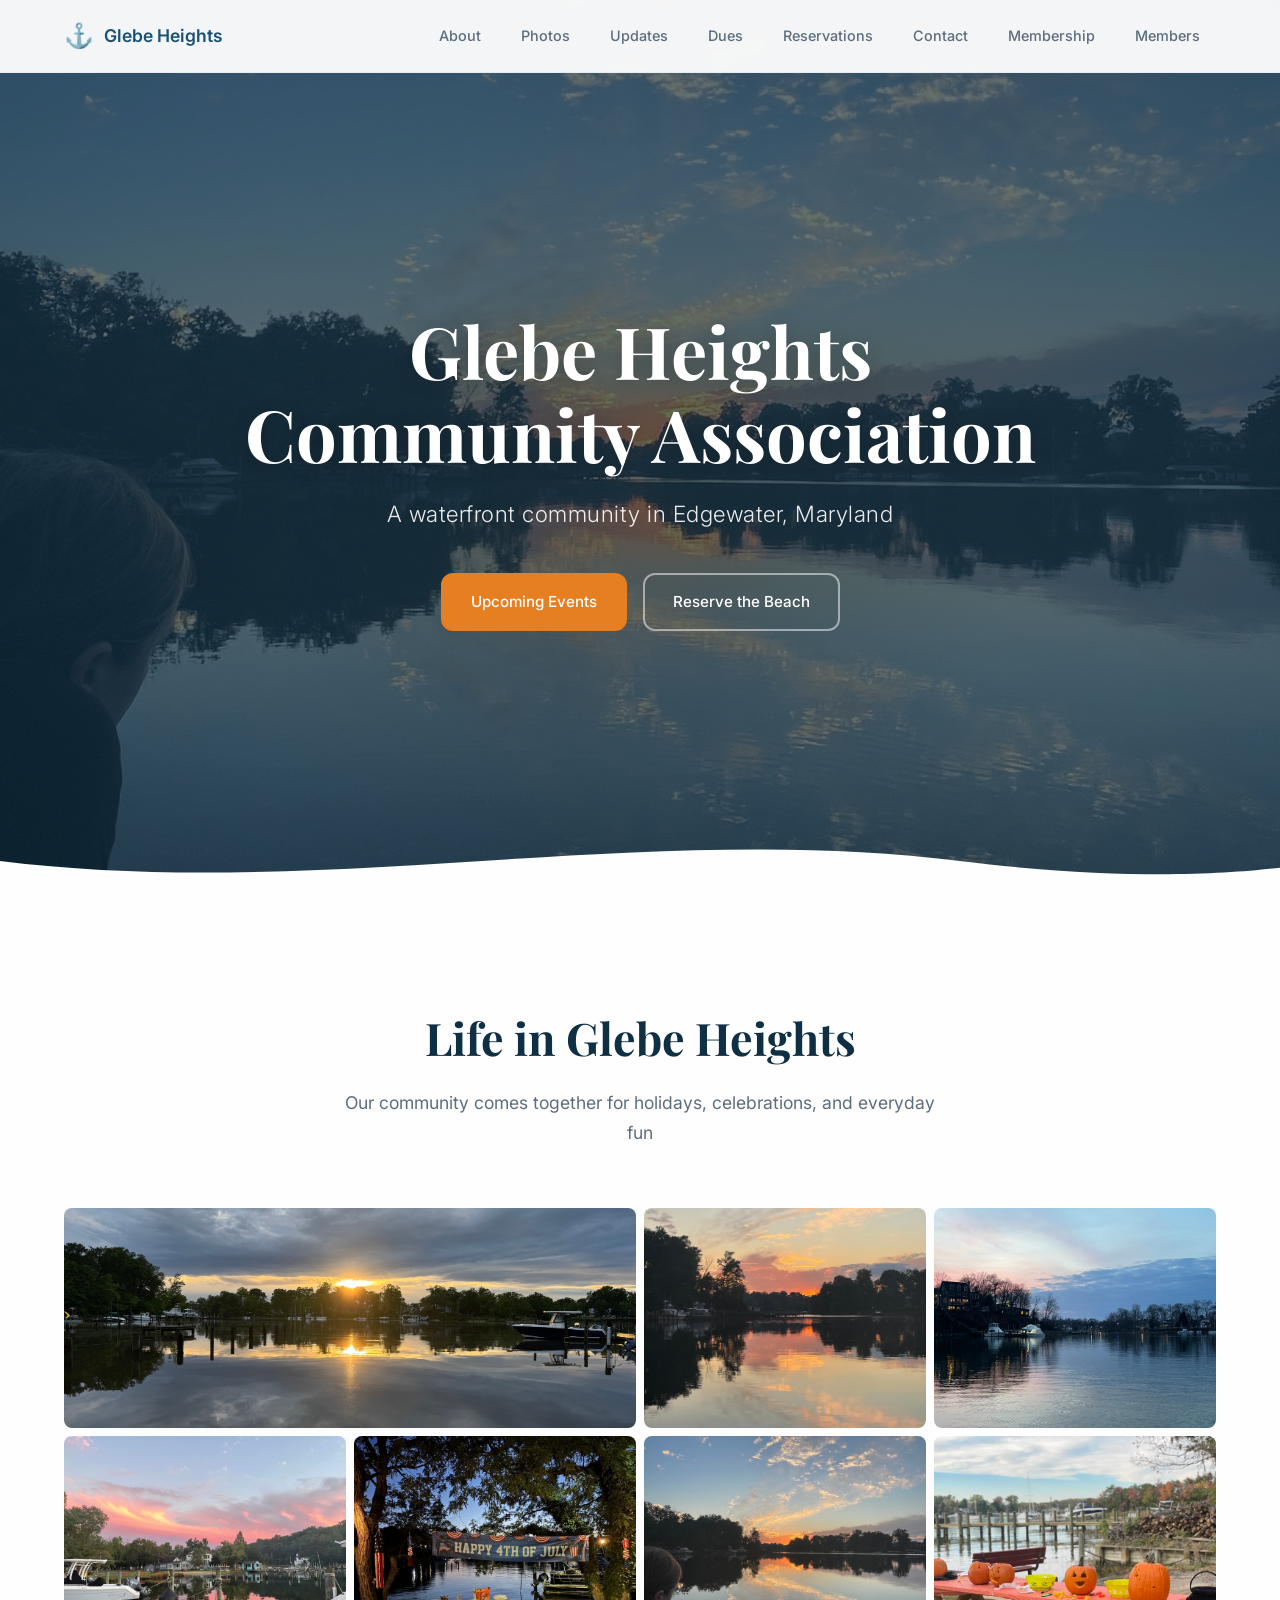
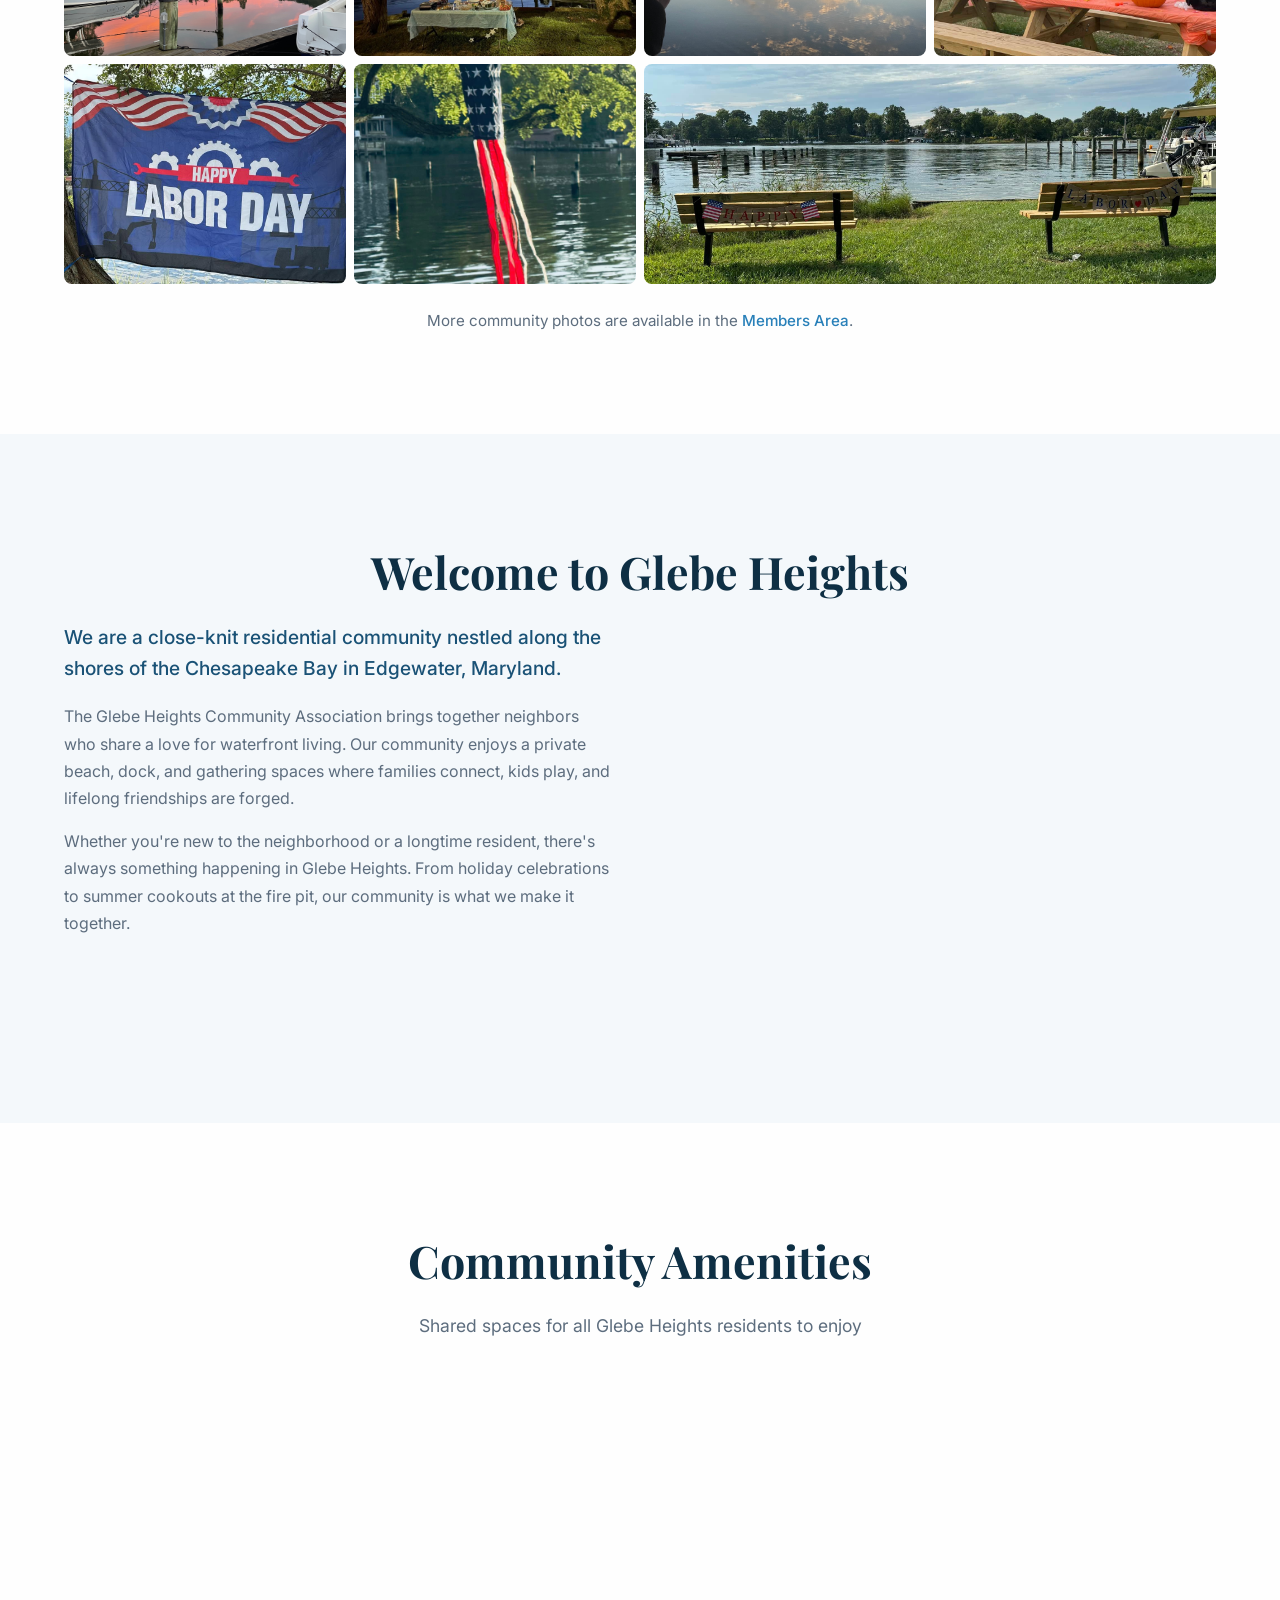
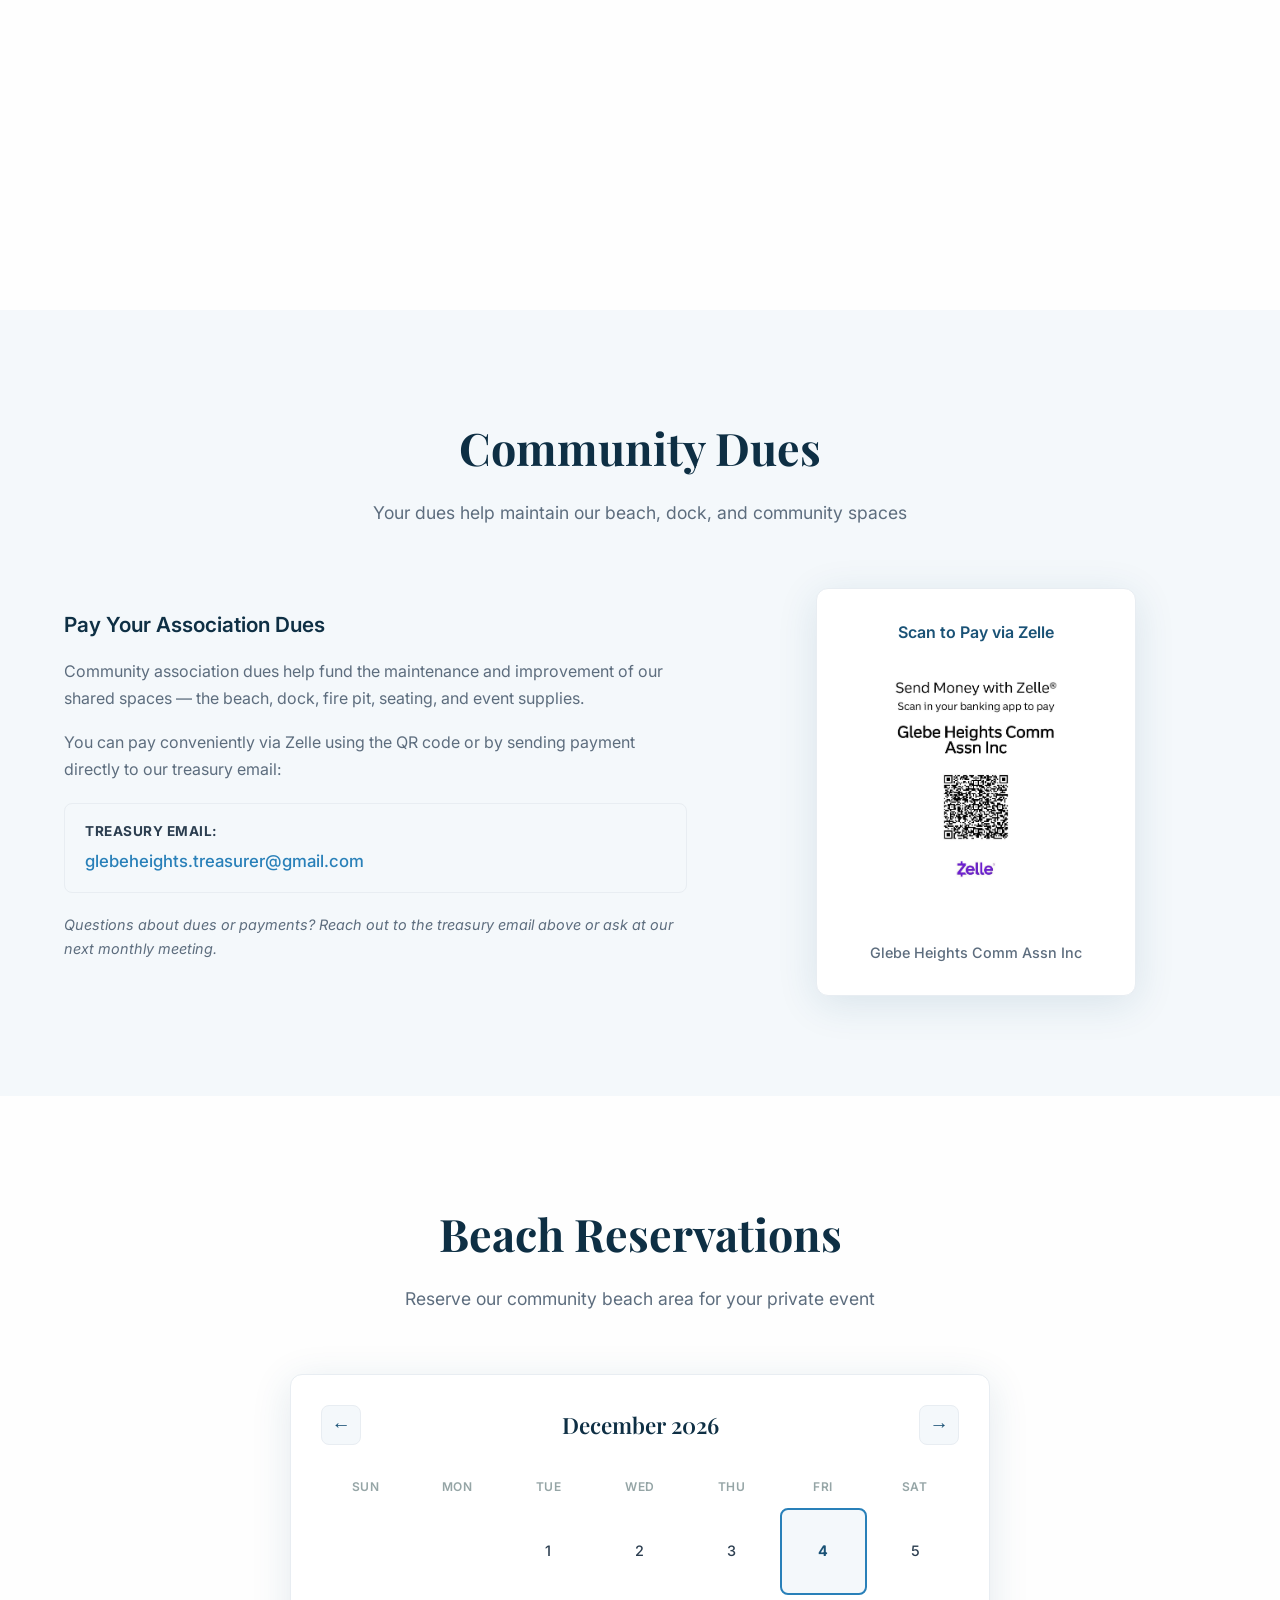
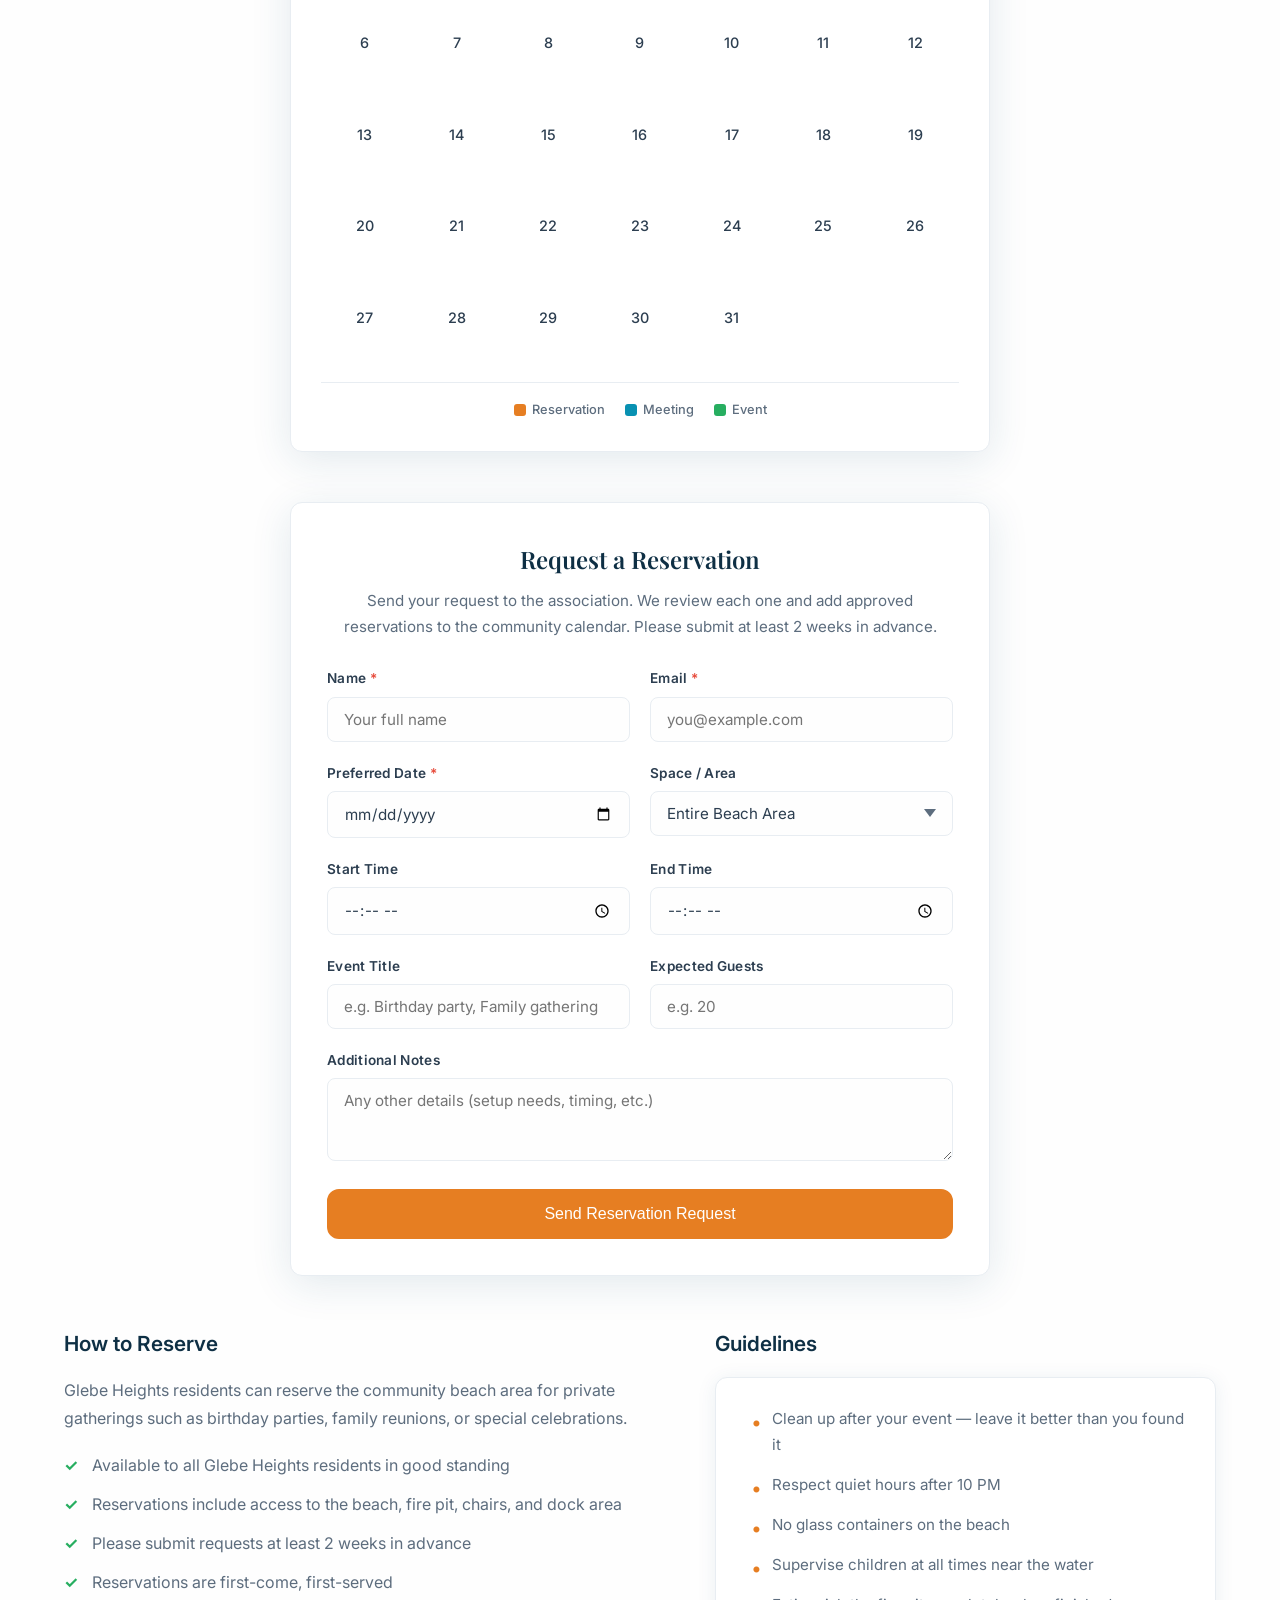
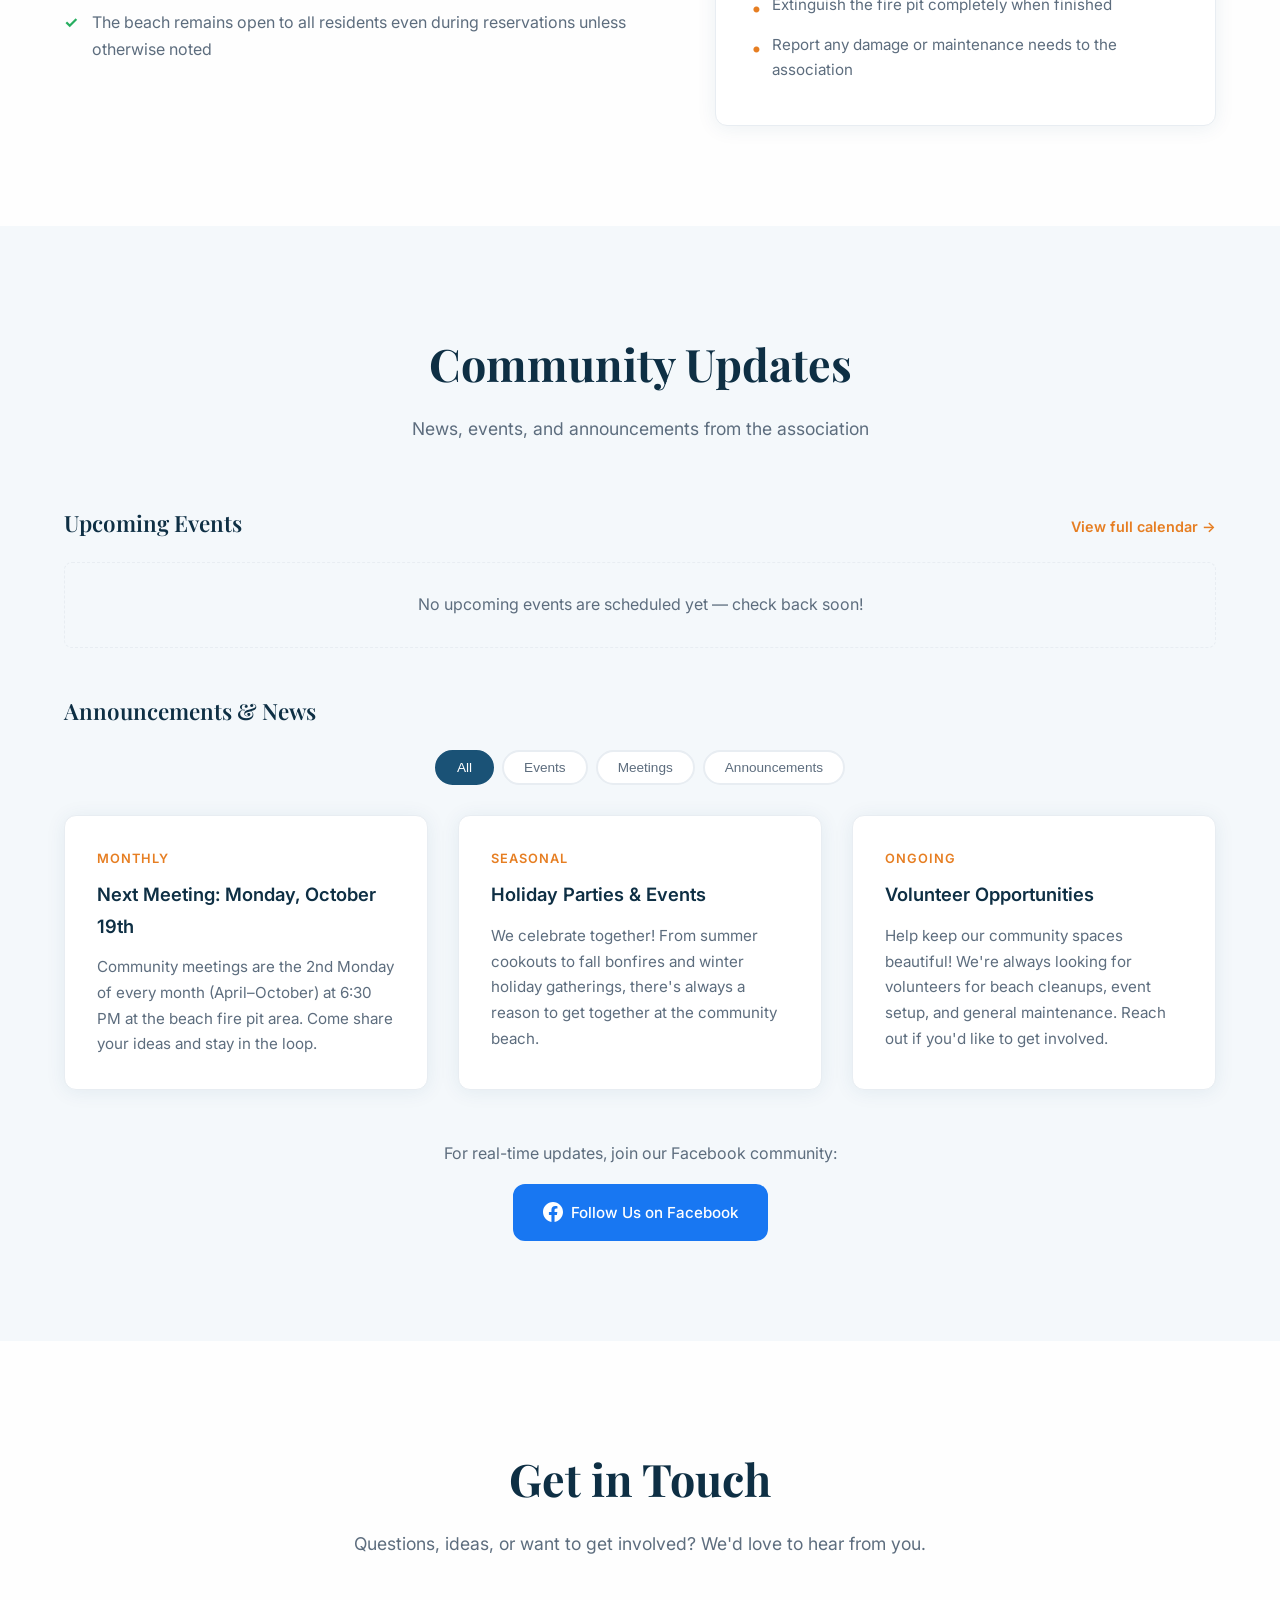
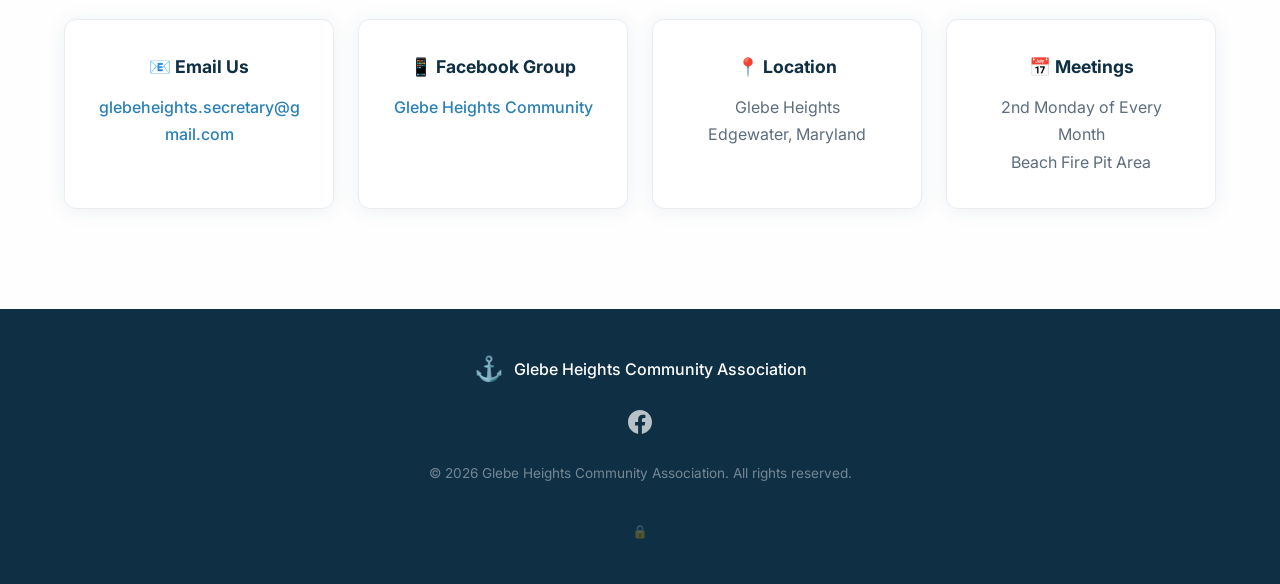
<file: index.html>
<!DOCTYPE html>
<html lang="en">
<head>
    <meta charset="UTF-8">
    <meta name="viewport" content="width=device-width, initial-scale=1.0">
    <title>Glebe Heights Community Association | Edgewater, MD</title>
    <meta name="description" content="Official website of the Glebe Heights Community Association in Edgewater, Maryland. Community beach, events, meetings, and more.">
    <link rel="preconnect" href="https://fonts.googleapis.com">
    <link rel="preconnect" href="https://fonts.gstatic.com" crossorigin>
    <link href="https://fonts.googleapis.com/css2?family=Playfair+Display:wght@600;700&family=Inter:wght@300;400;500;600&display=swap" rel="stylesheet">
    <link rel="stylesheet" href="styles.css">
</head>
<body>
    <header class="header" id="header">
        <div class="container header-inner">
            <a href="#" class="logo">
                <span class="logo-icon">⚓</span>
                <span class="logo-text">Glebe Heights</span>
            </a>
            <nav class="nav" id="nav">
                <a href="#about" class="nav-link">About</a>
                <a href="#gallery" class="nav-link">Photos</a>
                <a href="#updates" class="nav-link">Updates</a>
                <a href="#dues" class="nav-link">Dues</a>
                <a href="#reservations" class="nav-link">Reservations</a>
                <a href="#contact" class="nav-link">Contact</a>
                <a href="membership.html" class="nav-link">Membership</a>
                <a href="members.html" class="nav-link">Members</a>
            </nav>
            <button class="mobile-toggle" id="mobile-toggle" aria-label="Toggle navigation">
                <span></span>
                <span></span>
                <span></span>
            </button>
        </div>
    </header>

    <section class="hero">
        <div class="hero-bg">
            <img src="images/sunset4.jpg" alt="Sunset over the Glebe Heights waterfront with boats and dock">
        </div>
        <div class="hero-overlay"></div>
        <div class="container hero-content">
            <h1 class="hero-title">Glebe Heights<br>Community Association</h1>
            <p class="hero-subtitle">A waterfront community in Edgewater, Maryland</p>
            <div class="hero-cta">
                <a href="#updates" class="btn btn-primary">Upcoming Events</a>
                <a href="#reservations" class="btn btn-secondary">Reserve the Beach</a>
            </div>
        </div>
        <div class="hero-wave">
            <svg viewBox="0 0 1440 120" preserveAspectRatio="none">
                <path d="M0,60 C360,120 720,0 1080,60 C1260,90 1380,80 1440,70 L1440,120 L0,120 Z" fill="var(--bg)"/>
            </svg>
        </div>
    </section>

    <section class="photo-collage section" id="gallery">
        <div class="container">
            <h2 class="section-title">Life in Glebe Heights</h2>
            <p class="section-subtitle">Our community comes together for holidays, celebrations, and everyday fun</p>
            <div class="collage-grid" id="public-gallery">
                <img src="images/sunset1.jpg" alt="Waterfront sunset over the dock" class="collage-grid-img">
                <img src="images/sunset2.jpg" alt="Evening at the dock" class="collage-grid-img">
                <img src="images/summer.jpg" alt="Patriotic windsock over the water on a summer day" class="collage-grid-img">
                <img src="images/sunset3.jpg" alt="Sunset over the bay" class="collage-grid-img">
                <img src="images/labor%20day.jpg" alt="Happy Labor Day banner by the waterfront" class="collage-grid-img">
                <img src="images/sunset5.jpg" alt="Golden hour at the beach" class="collage-grid-img">
                <img src="images/suey.jpg" alt="Neighborhood cat relaxing on a porch" class="collage-grid-img">
            </div>
            <p class="gallery-members-note">More community photos are available in the <a href="members.html">Members Area</a>.</p>
        </div>
    </section>

    <section class="about section" id="about">
        <div class="container">
            <h2 class="section-title">Welcome to Glebe Heights</h2>
            <div class="about-grid">
                <div class="about-text">
                    <p class="lead">We are a close-knit residential community nestled along the shores of the Chesapeake Bay in Edgewater, Maryland.</p>
                    <p>The Glebe Heights Community Association brings together neighbors who share a love for waterfront living. Our community enjoys a private beach, dock, and gathering spaces where families connect, kids play, and lifelong friendships are forged.</p>
                    <p>Whether you're new to the neighborhood or a longtime resident, there's always something happening in Glebe Heights. From holiday celebrations to summer cookouts at the fire pit, our community is what we make it together.</p>
                </div>
                <div class="about-highlights">
                    <div class="highlight-card">
                        <span class="highlight-icon">🏖️</span>
                        <h3>Private Beach</h3>
                        <p>Sandy shoreline exclusively for residents</p>
                    </div>
                    <div class="highlight-card">
                        <span class="highlight-icon">🔥</span>
                        <h3>Fire Pit</h3>
                        <p>Gather around for community events and s'mores</p>
                    </div>
                    <div class="highlight-card">
                        <span class="highlight-icon">⛵</span>
                        <h3>Community Dock</h3>
                        <p>Enjoy waterfront access year-round</p>
                    </div>
                    <div class="highlight-card">
                        <span class="highlight-icon">🤝</span>
                        <h3>Great Neighbors</h3>
                        <p>A welcoming community that looks out for each other</p>
                    </div>
                </div>
            </div>
        </div>
    </section>

    <section class="amenities section" id="amenities">
        <div class="container">
            <h2 class="section-title">Community Amenities</h2>
            <p class="section-subtitle">Shared spaces for all Glebe Heights residents to enjoy</p>
            <div class="amenities-grid">
                <div class="amenity-card">
                    <div class="amenity-icon">🏖️</div>
                    <h3>Beach Area</h3>
                    <p>Our sandy community beach is the heart of Glebe Heights. Perfect for swimming, sunbathing, or just watching the sunset over the water. Beach chairs are available for all residents.</p>
                </div>
                <div class="amenity-card">
                    <div class="amenity-icon">🚢</div>
                    <h3>Community Dock</h3>
                    <p>Our shared dock provides water access for fishing, kayaking, paddle boarding, and enjoying the Chesapeake Bay right from our neighborhood.</p>
                </div>
                <div class="amenity-card">
                    <div class="amenity-icon">🔥</div>
                    <h3>Fire Pit Area</h3>
                    <p>The fire pit is our primary gathering spot. It hosts our monthly meetings, holiday parties, and spontaneous neighborhood hangouts. Bring your own marshmallows!</p>
                </div>
                <div class="amenity-card">
                    <div class="amenity-icon">🪑</div>
                    <h3>Seating &amp; Chairs</h3>
                    <p>Comfortable seating is provided throughout the beach area. Relax, read a book, or catch up with neighbors in our shared outdoor space.</p>
                </div>
            </div>
        </div>
    </section>

    <section class="dues section" id="dues">
        <div class="container">
            <h2 class="section-title">Community Dues</h2>
            <p class="section-subtitle">Your dues help maintain our beach, dock, and community spaces</p>
            <div class="dues-content">
                <div class="dues-info">
                    <h3>Pay Your Association Dues</h3>
                    <p>Community association dues help fund the maintenance and improvement of our shared spaces — the beach, dock, fire pit, seating, and event supplies.</p>
                    <p>You can pay conveniently via Zelle using the QR code or by sending payment directly to our treasury email:</p>
                    <div class="dues-email">
                        <strong>Treasury Email:</strong>
                        <a href="mailto:glebeheights.treasurer@gmail.com">glebeheights.treasurer@gmail.com</a>
                    </div>
                    <p class="dues-note">Questions about dues or payments? Reach out to the treasury email above or ask at our next monthly meeting.</p>
                </div>
                <div class="dues-qr">
                    <div class="qr-card">
                        <p class="qr-label">Scan to Pay via Zelle</p>
                        <img src="images/IMG_0978.JPG" alt="Zelle QR code for Glebe Heights Comm Assn Inc" class="qr-image">
                        <p class="qr-name">Glebe Heights Comm Assn Inc</p>
                    </div>
                </div>
            </div>
        </div>
    </section>

    <section class="reservations section" id="reservations">
        <div class="container">
            <h2 class="section-title">Beach Reservations</h2>
            <p class="section-subtitle">Reserve our community beach area for your private event</p>

            <div class="calendar-container">
                <div class="calendar-header">
                    <button class="calendar-nav" id="cal-prev" aria-label="Previous month">&larr;</button>
                    <h3 class="calendar-month" id="cal-month-label"></h3>
                    <button class="calendar-nav" id="cal-next" aria-label="Next month">&rarr;</button>
                </div>
                <div class="calendar-grid">
                    <div class="cal-day-header">Sun</div>
                    <div class="cal-day-header">Mon</div>
                    <div class="cal-day-header">Tue</div>
                    <div class="cal-day-header">Wed</div>
                    <div class="cal-day-header">Thu</div>
                    <div class="cal-day-header">Fri</div>
                    <div class="cal-day-header">Sat</div>
                </div>
                <div class="calendar-days" id="cal-days"></div>
                <div class="calendar-legend">
                    <span class="legend-item"><span class="legend-dot legend-dot-reservation"></span> Reservation</span>
                    <span class="legend-item"><span class="legend-dot legend-dot-meeting"></span> Meeting</span>
                    <span class="legend-item"><span class="legend-dot legend-dot-event"></span> Event</span>
                </div>
            </div>

            <div class="reservation-form-container">
                <h3 class="reservation-form-title">Request a Reservation</h3>
                <p class="reservation-form-subtitle">Send your request to the association. We review each one and add approved reservations to the community calendar. Please submit at least 2 weeks in advance.</p>
                <form id="reservation-form" class="reservation-form" novalidate>
                    <div class="form-row">
                        <div class="form-group">
                            <label for="res-name">Name <span class="required">*</span></label>
                            <input type="text" id="res-name" name="name" required placeholder="Your full name" autocomplete="name">
                        </div>
                        <div class="form-group">
                            <label for="res-email">Email <span class="required">*</span></label>
                            <input type="email" id="res-email" name="email" required placeholder="you@example.com" autocomplete="email">
                        </div>
                    </div>
                    <div class="form-row">
                        <div class="form-group">
                            <label for="res-date">Preferred Date <span class="required">*</span></label>
                            <input type="date" id="res-date" name="date" required>
                        </div>
                        <div class="form-group">
                            <label for="res-space">Space / Area</label>
                            <select id="res-space" name="space">
                                <option value="Entire Beach Area" selected>Entire Beach Area</option>
                                <option value="Beach Area">Beach Area</option>
                                <option value="Fire Pit">Fire Pit</option>
                                <option value="Community Dock">Community Dock</option>
                            </select>
                        </div>
                    </div>
                    <div class="form-row">
                        <div class="form-group">
                            <label for="res-start">Start Time</label>
                            <input type="time" id="res-start" name="startTime">
                        </div>
                        <div class="form-group">
                            <label for="res-end">End Time</label>
                            <input type="time" id="res-end" name="endTime">
                        </div>
                    </div>
                    <div class="form-row">
                        <div class="form-group">
                            <label for="res-title">Event Title</label>
                            <input type="text" id="res-title" name="title" placeholder="e.g. Birthday party, Family gathering">
                        </div>
                        <div class="form-group">
                            <label for="res-guests">Expected Guests</label>
                            <input type="number" id="res-guests" name="guests" min="1" placeholder="e.g. 20">
                        </div>
                    </div>
                    <div class="form-group">
                        <label for="res-notes">Additional Notes</label>
                        <textarea id="res-notes" name="notes" rows="3" placeholder="Any other details (setup needs, timing, etc.)"></textarea>
                    </div>
                    <!-- Honeypot: hidden from people, tempting to bots. Leave empty. -->
                    <div class="hp-field" aria-hidden="true">
                        <label for="res-company">Company (leave this blank)</label>
                        <input type="text" id="res-company" name="company" tabindex="-1" autocomplete="off">
                    </div>
                    <button type="submit" class="btn btn-accent">Send Reservation Request</button>
                    <div id="reservation-status" class="form-status" hidden></div>
                </form>
            </div>

            <div class="reservations-content">
                <div class="reservation-info">
                    <h3>How to Reserve</h3>
                    <p>Glebe Heights residents can reserve the community beach area for private gatherings such as birthday parties, family reunions, or special celebrations.</p>
                    <ul class="reservation-list">
                        <li>Available to all Glebe Heights residents in good standing</li>
                        <li>Reservations include access to the beach, fire pit, chairs, and dock area</li>
                        <li>Please submit requests at least 2 weeks in advance</li>
                        <li>Reservations are first-come, first-served</li>
                        <li>The beach remains open to all residents even during reservations unless otherwise noted</li>
                    </ul>
                </div>
                <div class="reservation-rules">
                    <h3>Guidelines</h3>
                    <div class="rules-card">
                        <ul>
                            <li>Clean up after your event — leave it better than you found it</li>
                            <li>Respect quiet hours after 10 PM</li>
                            <li>No glass containers on the beach</li>
                            <li>Supervise children at all times near the water</li>
                            <li>Extinguish the fire pit completely when finished</li>
                            <li>Report any damage or maintenance needs to the association</li>
                        </ul>
                    </div>
                </div>
            </div>
        </div>
    </section>

    <section class="updates section" id="updates">
        <div class="container">
            <h2 class="section-title">Community Updates</h2>
            <p class="section-subtitle">News, events, and announcements from the association</p>

            <div class="events-feed">
                <div class="events-feed-header">
                    <h3 class="events-feed-title">Upcoming Events</h3>
                    <a href="#reservations" class="events-feed-link">View full calendar &rarr;</a>
                </div>
                <div id="events-feed-list" class="events-feed-grid" aria-live="polite">
                    <p class="events-feed-empty">Loading upcoming events&hellip;</p>
                </div>
            </div>

            <h3 class="updates-subhead">Announcements &amp; News</h3>
            <div class="filter-bar">
                <button class="filter-btn active" data-filter="all">All</button>
                <button class="filter-btn" data-filter="events">Events</button>
                <button class="filter-btn" data-filter="meetings">Meetings</button>
                <button class="filter-btn" data-filter="announcements">Announcements</button>
            </div>
            <div class="updates-grid">
                <article class="update-card update-urgent" data-category="announcements">
                    <div class="update-date">Action Needed</div>
                    <h3>Work Party — Friday, June 12</h3>
                    <p>Help is needed at the beach this Friday, June 12 from 5:30–8:30 PM (or whenever we get done).</p>
                    <p><strong>Tasks:</strong> Remove nets, till beach, dig out benches, weeding</p>
                    <p><strong>Please bring:</strong> Rakes, shovels, gloves</p>
                </article>
                <article class="update-card" data-category="events">
                    <div class="update-date">July 5, 2026</div>
                    <h3>Independence Day Party</h3>
                    <p>Join us Sunday, July 5 at 2:00 PM at the community beach for our annual Independence Day celebration!</p>
                </article>
                <article class="update-card" data-category="meetings">
                    <div class="update-date">Monthly</div>
                    <h3>Next Meeting: Monday, July 13</h3>
                    <p>Community meetings are the 2nd Monday of every month (April–October) at 6:30 PM at the beach fire pit area. Come share your ideas and stay in the loop.</p>
                </article>
                <article class="update-card" data-category="announcements">
                    <div class="update-date">June 2026</div>
                    <h3>Summer Season is Here!</h3>
                    <p>The beach area is open and ready for the season. Chairs have been set out and the dock has been inspected. Enjoy the water safely!</p>
                </article>
                <article class="update-card" data-category="events">
                    <div class="update-date">Seasonal</div>
                    <h3>Holiday Parties &amp; Events</h3>
                    <p>We celebrate together! From summer cookouts to fall bonfires and winter holiday gatherings, there's always a reason to get together at the community beach.</p>
                </article>
                <article class="update-card" data-category="announcements">
                    <div class="update-date">Ongoing</div>
                    <h3>Volunteer Opportunities</h3>
                    <p>Help keep our community spaces beautiful! We're always looking for volunteers for beach cleanups, event setup, and general maintenance. Reach out if you'd like to get involved.</p>
                </article>
            </div>
            <div class="updates-cta">
                <p>For real-time updates, join our Facebook community:</p>
                <a href="https://www.facebook.com/groups/2401248880153425" target="_blank" rel="noopener" class="btn btn-facebook">
                    <svg width="20" height="20" viewBox="0 0 24 24" fill="currentColor"><path d="M24 12.073c0-6.627-5.373-12-12-12s-12 5.373-12 12c0 5.99 4.388 10.954 10.125 11.854v-8.385H7.078v-3.47h3.047V9.43c0-3.007 1.792-4.669 4.533-4.669 1.312 0 2.686.235 2.686.235v2.953H15.83c-1.491 0-1.956.925-1.956 1.874v2.25h3.328l-.532 3.47h-2.796v8.385C19.612 23.027 24 18.062 24 12.073z"/></svg>
                    Follow Us on Facebook
                </a>
            </div>
        </div>
    </section>

    <section class="contact section" id="contact">
        <div class="container">
            <h2 class="section-title">Get in Touch</h2>
            <p class="section-subtitle">Questions, ideas, or want to get involved? We'd love to hear from you.</p>
            <div class="contact-grid">
                <div class="contact-card">
                    <h3>📧 Email Us</h3>
                    <p><a href="mailto:glebeheights.secretary@gmail.com">glebeheights.secretary@gmail.com</a></p>
                </div>
                <div class="contact-card">
                    <h3>📱 Facebook Group</h3>
                    <p><a href="https://www.facebook.com/groups/2401248880153425" target="_blank" rel="noopener">Glebe Heights Community</a></p>
                </div>
                <div class="contact-card">
                    <h3>📍 Location</h3>
                    <p>Glebe Heights<br>Edgewater, Maryland</p>
                </div>
                <div class="contact-card">
                    <h3>📅 Meetings</h3>
                    <p>2nd Monday of Every Month<br>Beach Fire Pit Area</p>
                </div>
            </div>
        </div>
    </section>

    <footer class="footer">
        <div class="container footer-inner">
            <div class="footer-brand">
                <span class="logo-icon">⚓</span>
                <span>Glebe Heights Community Association</span>
            </div>
            <div class="footer-links">
                <a href="https://www.facebook.com/groups/2401248880153425" target="_blank" rel="noopener" aria-label="Facebook">
                    <svg width="24" height="24" viewBox="0 0 24 24" fill="currentColor"><path d="M24 12.073c0-6.627-5.373-12-12-12s-12 5.373-12 12c0 5.99 4.388 10.954 10.125 11.854v-8.385H7.078v-3.47h3.047V9.43c0-3.007 1.792-4.669 4.533-4.669 1.312 0 2.686.235 2.686.235v2.953H15.83c-1.491 0-1.956.925-1.956 1.874v2.25h3.328l-.532 3.47h-2.796v8.385C19.612 23.027 24 18.062 24 12.073z"/></svg>
                </a>
            </div>
            <p class="footer-copy">&copy; 2026 Glebe Heights Community Association. All rights reserved.</p>
        </div>
    </footer>

    <script src="site-config.js"></script>
    <script src="github-publish.js"></script>
    <script src="admin.js"></script>
    <script src="script.js"></script>
</body>
</html>
</file>
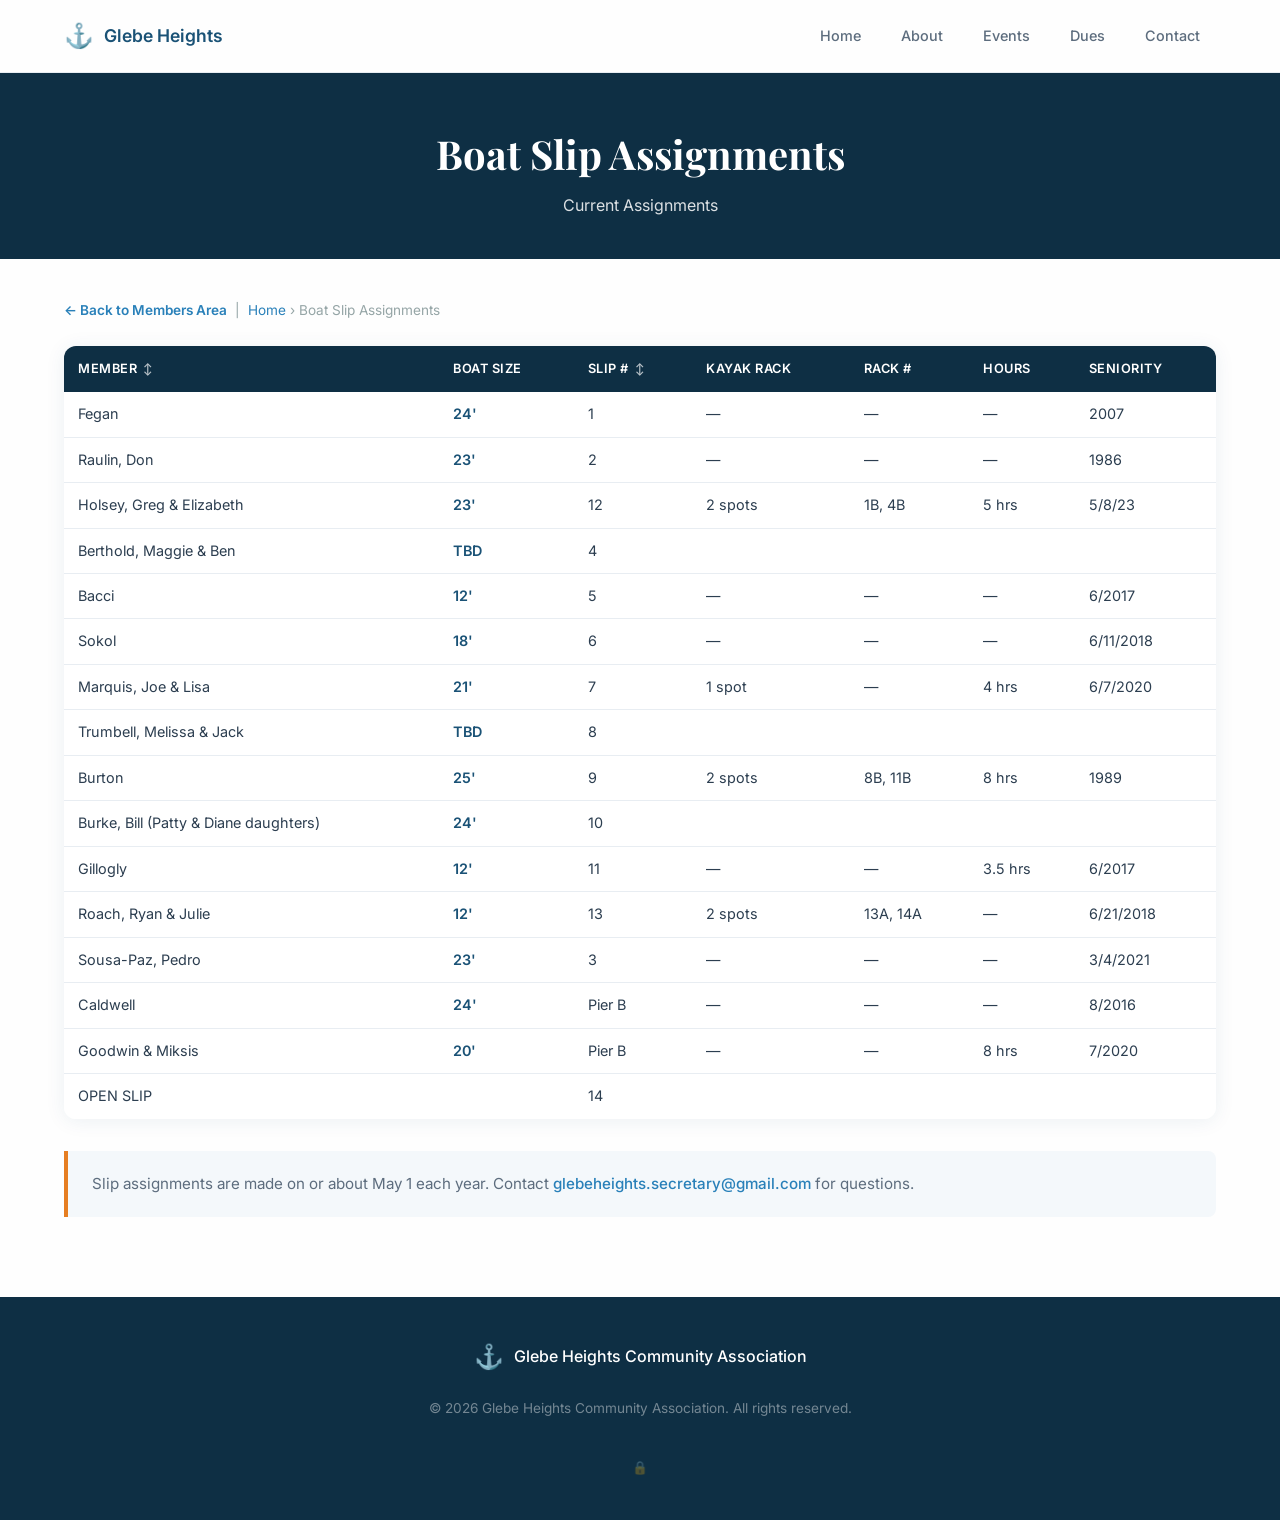
<file: boatslips.html>
<!DOCTYPE html>
<html lang="en">
<head>
    <meta charset="UTF-8">
    <meta name="viewport" content="width=device-width, initial-scale=1.0">
    <title>Boat Slip Assignments | Glebe Heights Community Association</title>
    <link rel="preconnect" href="https://fonts.googleapis.com">
    <link rel="preconnect" href="https://fonts.gstatic.com" crossorigin>
    <link href="https://fonts.googleapis.com/css2?family=Playfair+Display:wght@600;700&family=Inter:wght@300;400;500;600&display=swap" rel="stylesheet">
    <link rel="stylesheet" href="styles.css">
    <style>
        body.boatslips-page {
            padding-top: 72px;
        }

        .page-hero {
            background: var(--primary-dark);
            color: white;
            text-align: center;
            padding: 48px 24px 40px;
        }

        .page-hero h1 {
            font-family: 'Playfair Display', serif;
            font-size: clamp(1.8rem, 4vw, 2.5rem);
            font-weight: 700;
            margin-bottom: 4px;
        }

        .page-hero p {
            font-size: 1rem;
            opacity: 0.85;
        }

        .breadcrumb {
            font-size: 0.85rem;
            color: var(--text-muted);
            margin-bottom: 24px;
        }

        .breadcrumb a {
            color: var(--primary-light);
            text-decoration: none;
        }

        .breadcrumb a:hover {
            color: var(--accent);
        }

        .page-body {
            max-width: 1200px;
            margin: 0 auto;
            padding: 40px 24px 80px;
        }

        .fee-reference {
            display: flex;
            flex-wrap: wrap;
            gap: 12px;
            margin-bottom: 32px;
        }

        .fee-badge {
            display: inline-flex;
            align-items: center;
            gap: 6px;
            background: var(--bg-alt);
            border: 1px solid var(--border);
            border-radius: 20px;
            padding: 8px 18px;
            font-size: 0.9rem;
            color: var(--text);
        }

        .fee-badge strong {
            color: var(--primary);
        }

        .table-wrapper {
            overflow-x: auto;
            -webkit-overflow-scrolling: touch;
            margin-bottom: 32px;
            border-radius: var(--radius);
            box-shadow: var(--shadow);
        }

        .slip-table {
            width: 100%;
            border-collapse: collapse;
            background: white;
            min-width: 600px;
        }

        .slip-table th {
            background: var(--primary-dark);
            color: white;
            font-weight: 600;
            font-size: 0.8rem;
            text-transform: uppercase;
            letter-spacing: 0.5px;
            padding: 12px 14px;
            text-align: left;
            white-space: nowrap;
            position: sticky;
            top: 0;
        }

        .sort-button {
            display: inline-flex;
            align-items: center;
            gap: 6px;
            width: 100%;
            padding: 0;
            border: 0;
            background: none;
            color: inherit;
            font: inherit;
            letter-spacing: inherit;
            text-align: left;
            text-transform: inherit;
            cursor: pointer;
        }

        .sort-button:focus-visible {
            outline: 2px solid var(--accent);
            outline-offset: 3px;
            border-radius: 2px;
        }

        .sort-arrow {
            font-size: 0.7rem;
            line-height: 1;
            opacity: 0.7;
        }

        .sort-button:hover .sort-arrow,
        .sort-button:focus-visible .sort-arrow {
            opacity: 1;
        }

        .slip-table td {
            padding: 10px 14px;
            border-bottom: 1px solid var(--border);
            color: var(--text);
            font-size: 0.9rem;
        }

        .slip-table tr:last-child td {
            border-bottom: none;
        }

        .slip-table tr:hover td {
            background: var(--bg-alt);
        }

        .slip-table td:nth-child(2) {
            font-weight: 600;
            color: var(--primary);
        }

        .back-members {
            display: inline-flex;
            align-items: center;
            gap: 4px;
            font-weight: 600;
            color: var(--primary);
        }

        .back-members:hover {
            color: var(--accent);
        }

        .slip-table td.text-muted {
            color: var(--text-muted);
        }

        .contact-note {
            background: var(--bg-alt);
            border-left: 4px solid var(--accent);
            border-radius: 0 var(--radius-sm) var(--radius-sm) 0;
            padding: 20px 24px;
            margin-top: 24px;
            color: var(--text-light);
            font-size: 0.95rem;
        }

        .contact-note a {
            color: var(--primary-light);
            text-decoration: none;
            font-weight: 500;
        }

        .contact-note a:hover {
            color: var(--accent);
        }

        @media (max-width: 768px) {
            .page-body {
                padding: 24px 16px 60px;
            }

            .fee-reference {
                flex-direction: column;
            }
        }

        @media print {
            body.boatslips-page {
                padding-top: 0;
            }

            .header, .footer, .breadcrumb {
                display: none !important;
            }

            .page-hero {
                background: none !important;
                color: var(--text) !important;
                padding: 10px 0;
            }

            .page-hero h1 {
                font-size: 1.6rem;
                color: var(--primary-dark);
            }

            .page-body {
                padding: 0;
            }

            .table-wrapper {
                box-shadow: none;
                overflow: visible;
            }

            .slip-table {
                min-width: auto;
                font-size: 0.75rem;
            }

            .slip-table th {
                background: var(--primary-dark) !important;
                color: white !important;
                -webkit-print-color-adjust: exact;
                print-color-adjust: exact;
                padding: 6px 8px;
                font-size: 0.7rem;
            }

            .slip-table td {
                padding: 5px 8px;
                font-size: 0.75rem;
            }
        }
    </style>
</head>
<body class="boatslips-page">
    <header class="header" id="header">
        <div class="container header-inner">
            <a href="index.html" class="logo">
                <span class="logo-icon">⚓</span>
                <span class="logo-text">Glebe Heights</span>
            </a>
            <nav class="nav" id="nav">
                <a href="index.html" class="nav-link">Home</a>
                <a href="index.html#about" class="nav-link">About</a>
                <a href="index.html#events" class="nav-link">Events</a>
                <a href="index.html#dues" class="nav-link">Dues</a>
                <a href="index.html#contact" class="nav-link">Contact</a>
            </nav>
            <button class="mobile-toggle" id="mobile-toggle" aria-label="Toggle navigation">
                <span></span>
                <span></span>
                <span></span>
            </button>
        </div>
    </header>

    <section class="page-hero">
        <h1>Boat Slip Assignments</h1>
        <p>Current Assignments</p>
    </section>

    <div class="page-body">
        <p class="breadcrumb"><a href="members.html" class="back-members">&larr; Back to Members Area</a> &nbsp;|&nbsp; <a href="index.html">Home</a> &rsaquo; Boat Slip Assignments</p>

        <div class="table-wrapper">
            <table class="slip-table">
                <thead>
                    <tr>
                        <th scope="col" aria-sort="none">
                            <button type="button" class="sort-button" data-column="0" data-type="text" title="Sort by member name">
                                Member <span class="sort-arrow" aria-hidden="true">&updownarrow;</span>
                            </button>
                        </th>
                        <th>Boat Size</th>
                        <th scope="col" aria-sort="none">
                            <button type="button" class="sort-button" data-column="2" data-type="slip" title="Sort by slip number">
                                Slip # <span class="sort-arrow" aria-hidden="true">&updownarrow;</span>
                            </button>
                        </th>
                        <th>Kayak Rack</th>
                        <th>Rack #</th>
                        <th>Hours</th>
                        <th>Seniority</th>
                    </tr>
                </thead>
                <tbody>
                    <tr>
                        <td>Bacci</td>
                        <td>12'</td>
                        <td>5</td>
                        <td class="text-muted">&mdash;</td>
                        <td class="text-muted">&mdash;</td>
                        <td class="text-muted">&mdash;</td>
                        <td>6/2017</td>
                    </tr>
                    <tr>
                        <td>Burton</td>
                        <td>25'</td>
                        <td>9</td>
                        <td>2 spots</td>
                        <td>8B, 11B</td>
                        <td>8 hrs</td>
                        <td>1989</td>
                    </tr>
                    <tr>
                        <td>Caldwell</td>
                        <td>24'</td>
                        <td>Pier B</td>
                        <td class="text-muted">&mdash;</td>
                        <td class="text-muted">&mdash;</td>
                        <td class="text-muted">&mdash;</td>
                        <td>8/2016</td>
                    </tr>
                    <tr>
                        <td>Cramer</td>
                        <td>25'</td>
                        <td>4</td>
                        <td>3 spots</td>
                        <td>1A, 2A, 3A</td>
                        <td>2 hrs</td>
                        <td>6/2014</td>
                    </tr>
                    <tr>
                        <td>Davies, Phil</td>
                        <td>21.6'</td>
                        <td class="text-muted">&mdash;</td>
                        <td>2 spots</td>
                        <td>2B, 3B</td>
                        <td>7.5 hrs</td>
                        <td>4/12/2021</td>
                    </tr>
                    <tr>
                        <td>Fegan</td>
                        <td>24'</td>
                        <td>1</td>
                        <td class="text-muted">&mdash;</td>
                        <td class="text-muted">&mdash;</td>
                        <td class="text-muted">&mdash;</td>
                        <td>2007</td>
                    </tr>
                    <tr>
                        <td>Gillogly</td>
                        <td>12'</td>
                        <td>11</td>
                        <td class="text-muted">&mdash;</td>
                        <td class="text-muted">&mdash;</td>
                        <td>3.5 hrs</td>
                        <td>6/2017</td>
                    </tr>
                    <tr>
                        <td>Goodwin &amp; Miksis</td>
                        <td>20'</td>
                        <td>Pier B</td>
                        <td class="text-muted">&mdash;</td>
                        <td class="text-muted">&mdash;</td>
                        <td>8 hrs</td>
                        <td>7/2020</td>
                    </tr>
                    <tr>
                        <td>Holsey, Greg &amp; Elizabeth</td>
                        <td>23'</td>
                        <td class="text-muted">&mdash;</td>
                        <td>2 spots</td>
                        <td>1B, 4B</td>
                        <td>5 hrs</td>
                        <td>5/8/23</td>
                    </tr>
                    <tr>
                        <td>Marquis, Joe &amp; Lisa</td>
                        <td>21'</td>
                        <td>7</td>
                        <td>1 spot</td>
                        <td class="text-muted">&mdash;</td>
                        <td>4 hrs</td>
                        <td>6/7/2020</td>
                    </tr>
                    <tr>
                        <td>Sousa-Paz, Pedro</td>
                        <td>23'</td>
                        <td>14</td>
                        <td class="text-muted">&mdash;</td>
                        <td class="text-muted">&mdash;</td>
                        <td class="text-muted">&mdash;</td>
                        <td>3/4/2021</td>
                    </tr>
                    <tr>
                        <td>Raulin, Don</td>
                        <td>23'</td>
                        <td>2</td>
                        <td class="text-muted">&mdash;</td>
                        <td class="text-muted">&mdash;</td>
                        <td class="text-muted">&mdash;</td>
                        <td>1986</td>
                    </tr>
                    <tr>
                        <td>Roach, Ryan &amp; Julie</td>
                        <td>12'</td>
                        <td>13</td>
                        <td>2 spots</td>
                        <td>13A, 14A</td>
                        <td class="text-muted">&mdash;</td>
                        <td>6/21/2018</td>
                    </tr>
                    <tr>
                        <td>Schulze/Politi</td>
                        <td>19'</td>
                        <td>8</td>
                        <td>1 spot</td>
                        <td>8A, 11A</td>
                        <td>1 hr</td>
                        <td>6/13/2011</td>
                    </tr>
                    <tr>
                        <td>Sokol</td>
                        <td>18'</td>
                        <td>6</td>
                        <td class="text-muted">&mdash;</td>
                        <td class="text-muted">&mdash;</td>
                        <td class="text-muted">&mdash;</td>
                        <td>6/11/2018</td>
                    </tr>
                </tbody>
            </table>
        </div>

        <div class="contact-note">
            Slip assignments are made on or about May 1 each year. Contact <a href="mailto:glebeheights.secretary@gmail.com">glebeheights.secretary@gmail.com</a> for questions.
        </div>
    </div>

    <footer class="footer">
        <div class="container footer-inner">
            <div class="footer-brand">
                <span class="logo-icon">⚓</span>
                <span>Glebe Heights Community Association</span>
            </div>
            <p class="footer-copy">&copy; 2026 Glebe Heights Community Association. All rights reserved.</p>
        </div>
    </footer>

    <script src="github-publish.js"></script>
    <script src="admin.js"></script>
    <script src="admin-pages.js"></script>
    <script>
        const toggle = document.getElementById('mobile-toggle');
        const nav = document.getElementById('nav');
        if (toggle && nav) {
            toggle.addEventListener('click', () => {
                toggle.classList.toggle('active');
                nav.classList.toggle('active');
            });
        }

        const slipTable = document.querySelector('.slip-table');
        if (slipTable) {
            const tbody = slipTable.tBodies[0];
            const sortButtons = slipTable.querySelectorAll('.sort-button');
            const collator = new Intl.Collator(undefined, {
                numeric: true,
                sensitivity: 'base'
            });

            const cellValue = (row, column) =>
                row.cells[column]?.textContent.trim() || '';

            const isUnassigned = value =>
                !value || value === '\u2014' || value === '-' || value.toLowerCase() === 'n/a';

            sortButtons.forEach(button => {
                button.addEventListener('click', () => {
                    const column = Number(button.dataset.column);
                    const type = button.dataset.type;
                    const direction = button.dataset.direction === 'ascending'
                        ? 'descending'
                        : 'ascending';
                    const multiplier = direction === 'ascending' ? 1 : -1;

                    sortButtons.forEach(otherButton => {
                        delete otherButton.dataset.direction;
                        otherButton.closest('th').setAttribute('aria-sort', 'none');
                        otherButton.querySelector('.sort-arrow').textContent = '\u2195';
                    });

                    button.dataset.direction = direction;
                    button.closest('th').setAttribute('aria-sort', direction);
                    button.querySelector('.sort-arrow').textContent =
                        direction === 'ascending' ? '\u25B2' : '\u25BC';

                    const rows = Array.from(tbody.rows);
                    rows.sort((rowA, rowB) => {
                        const valueA = cellValue(rowA, column);
                        const valueB = cellValue(rowB, column);
                        const unassignedA = isUnassigned(valueA);
                        const unassignedB = isUnassigned(valueB);

                        if (unassignedA !== unassignedB) {
                            return unassignedA ? 1 : -1;
                        }

                        if (unassignedA) {
                            return 0;
                        }

                        if (type === 'slip') {
                            const numberA = /^\d+$/.test(valueA) ? Number(valueA) : null;
                            const numberB = /^\d+$/.test(valueB) ? Number(valueB) : null;

                            if (numberA !== null && numberB !== null) {
                                return (numberA - numberB) * multiplier;
                            }
                            if (numberA !== null) return -1;
                            if (numberB !== null) return 1;
                        }

                        return collator.compare(valueA, valueB) * multiplier;
                    });

                    rows.forEach(row => tbody.appendChild(row));
                });
            });
        }
    </script>
</body>
</html>
</file>
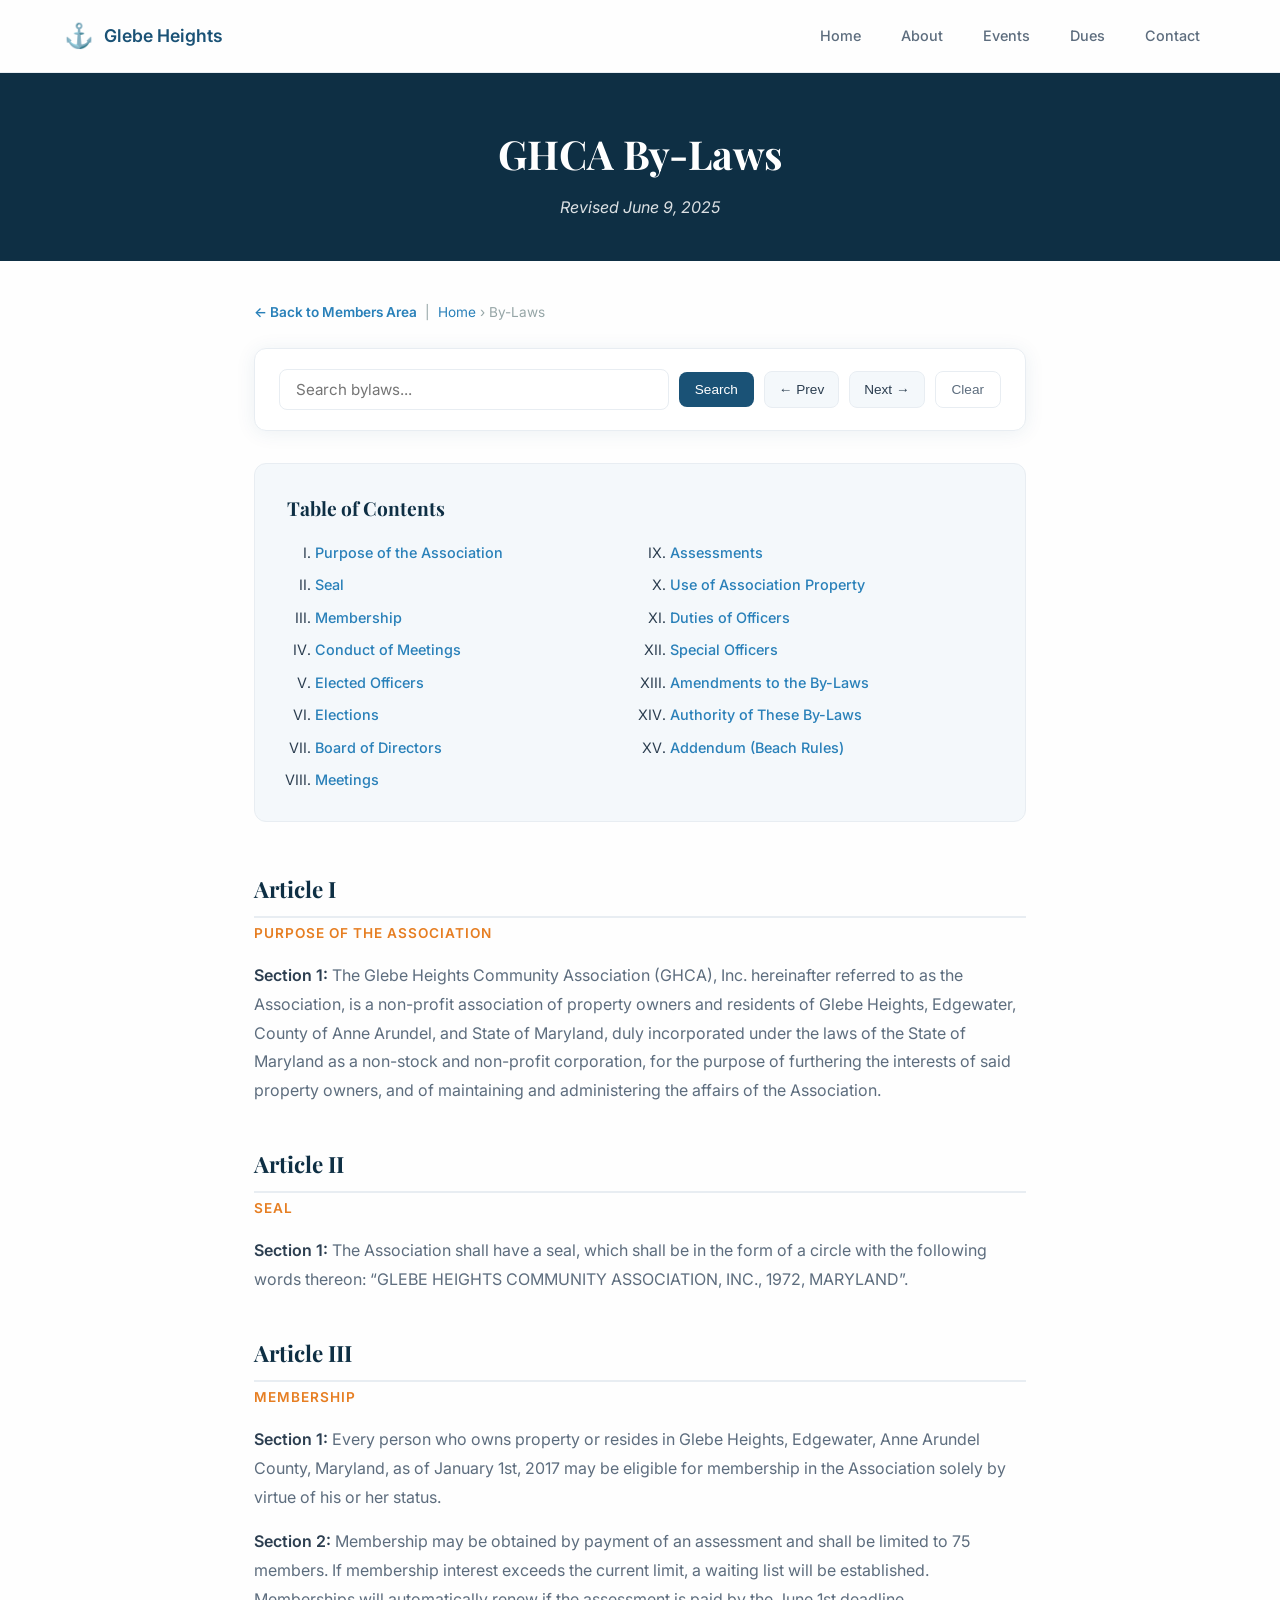
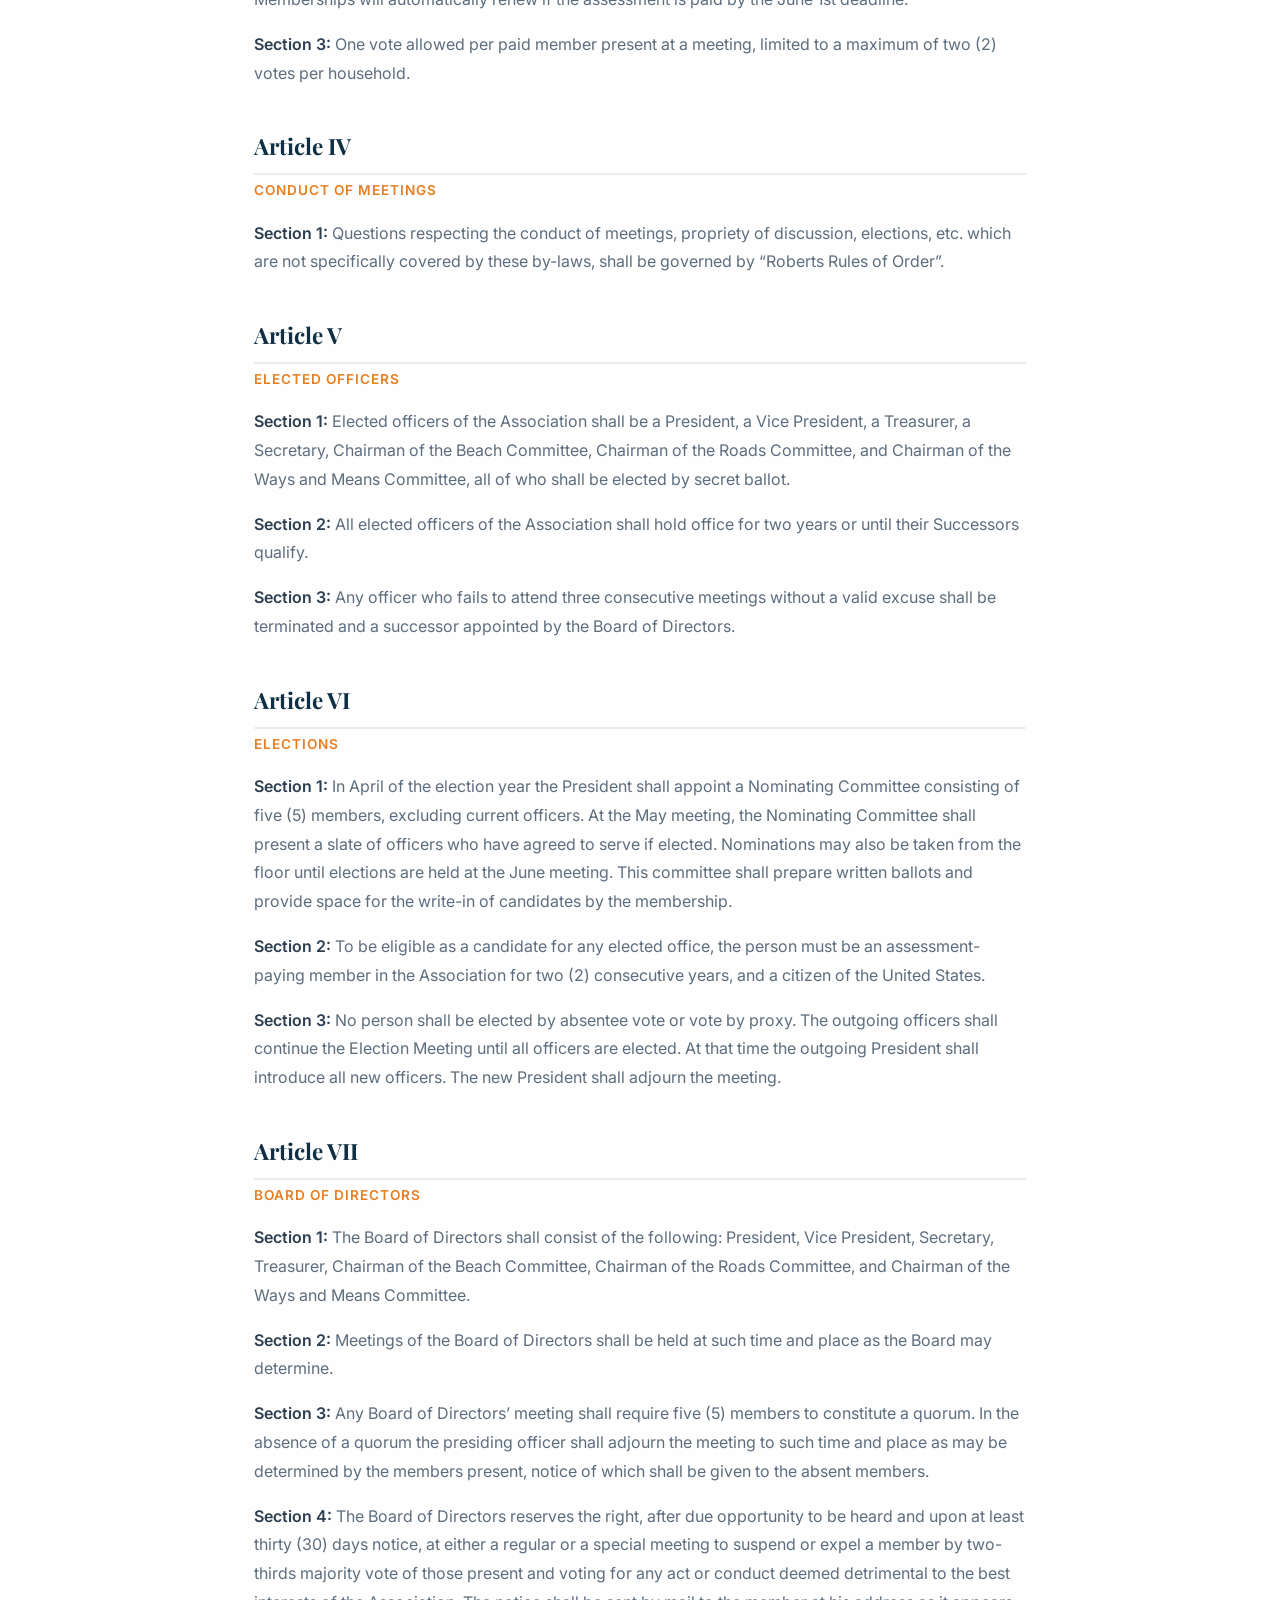
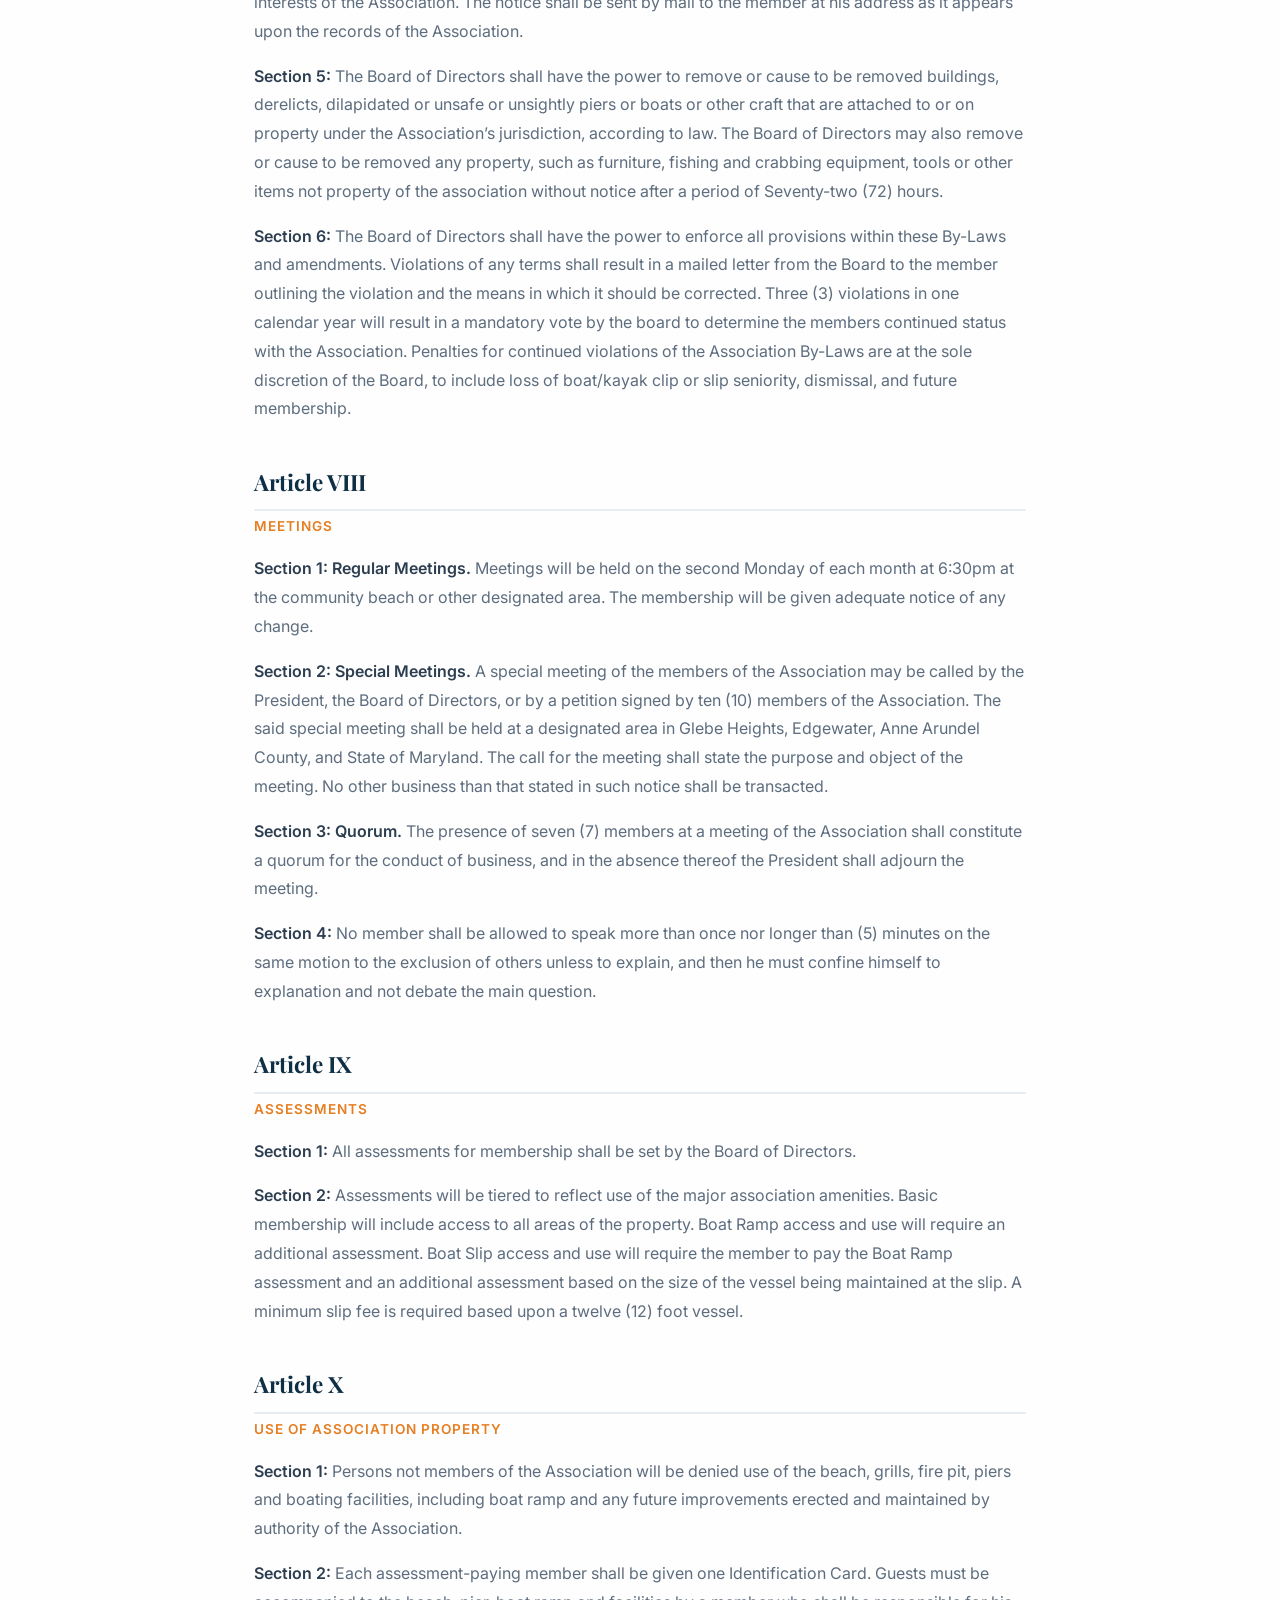
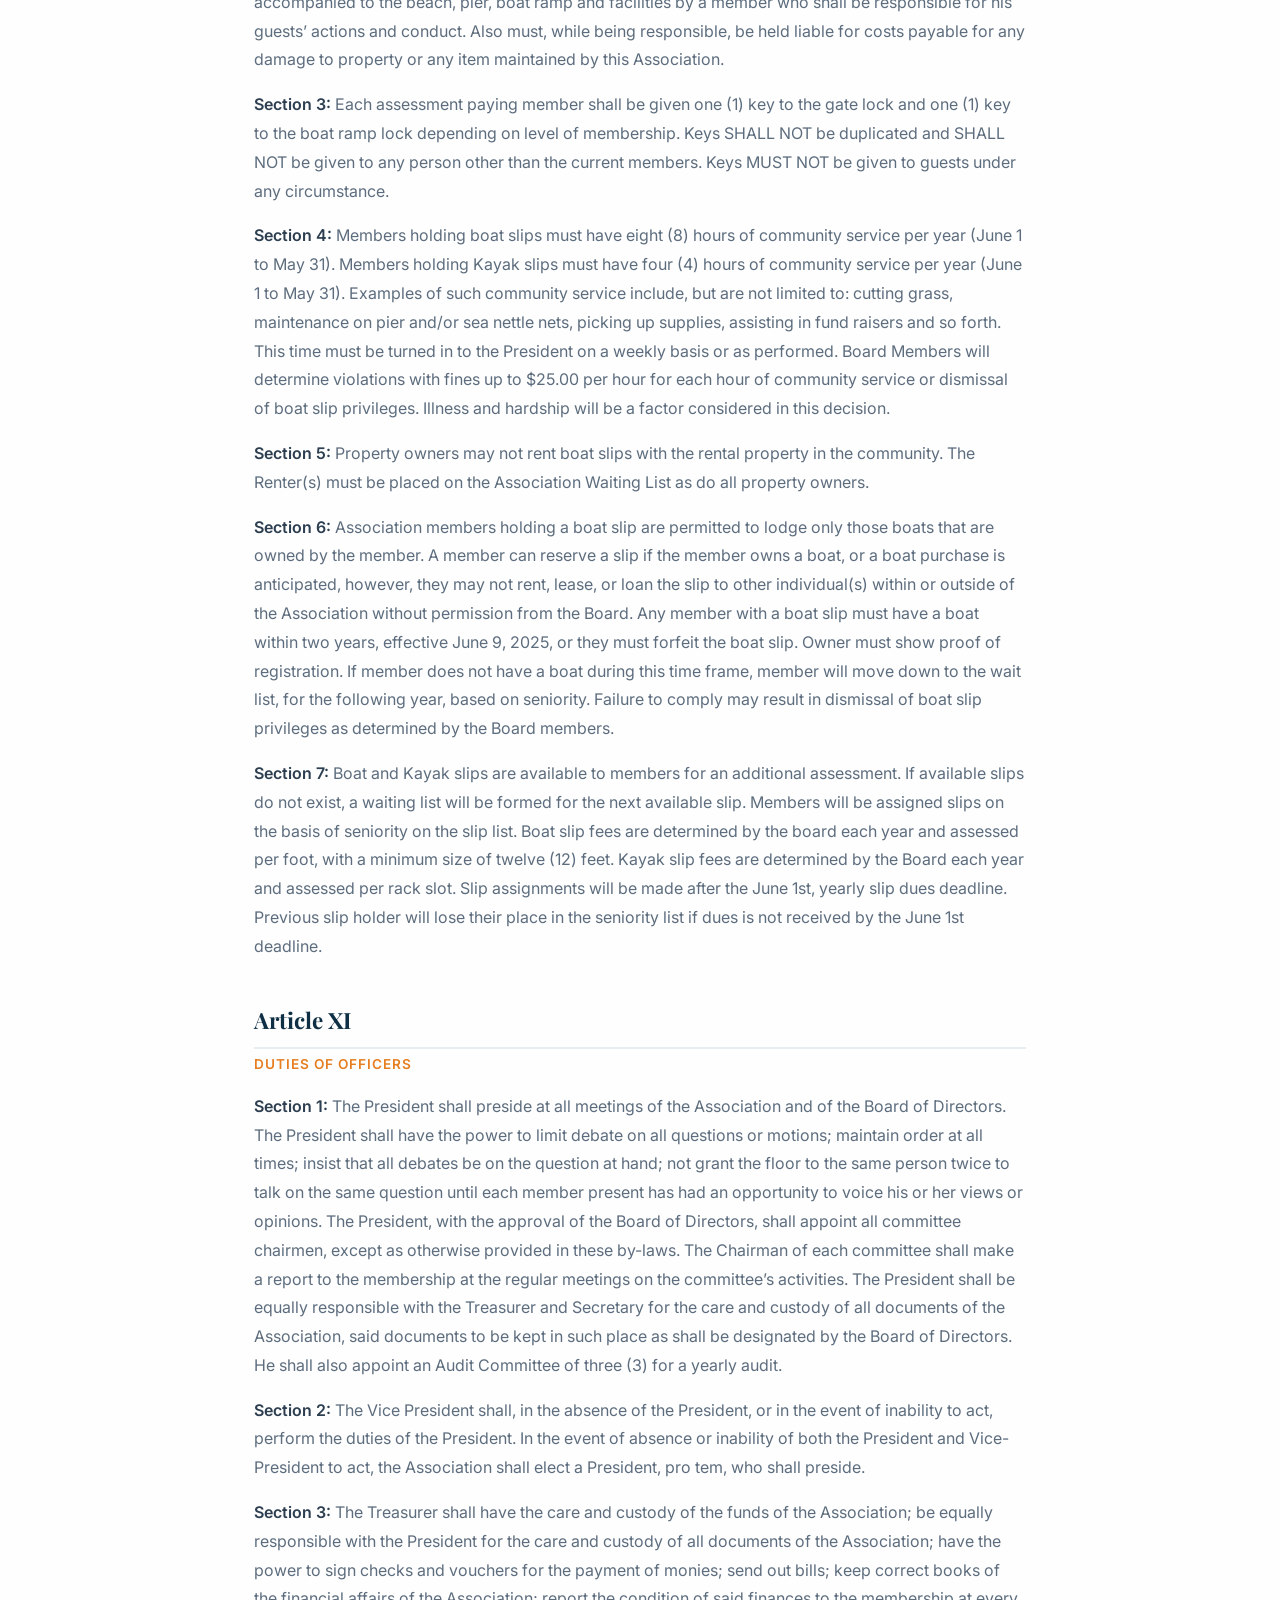
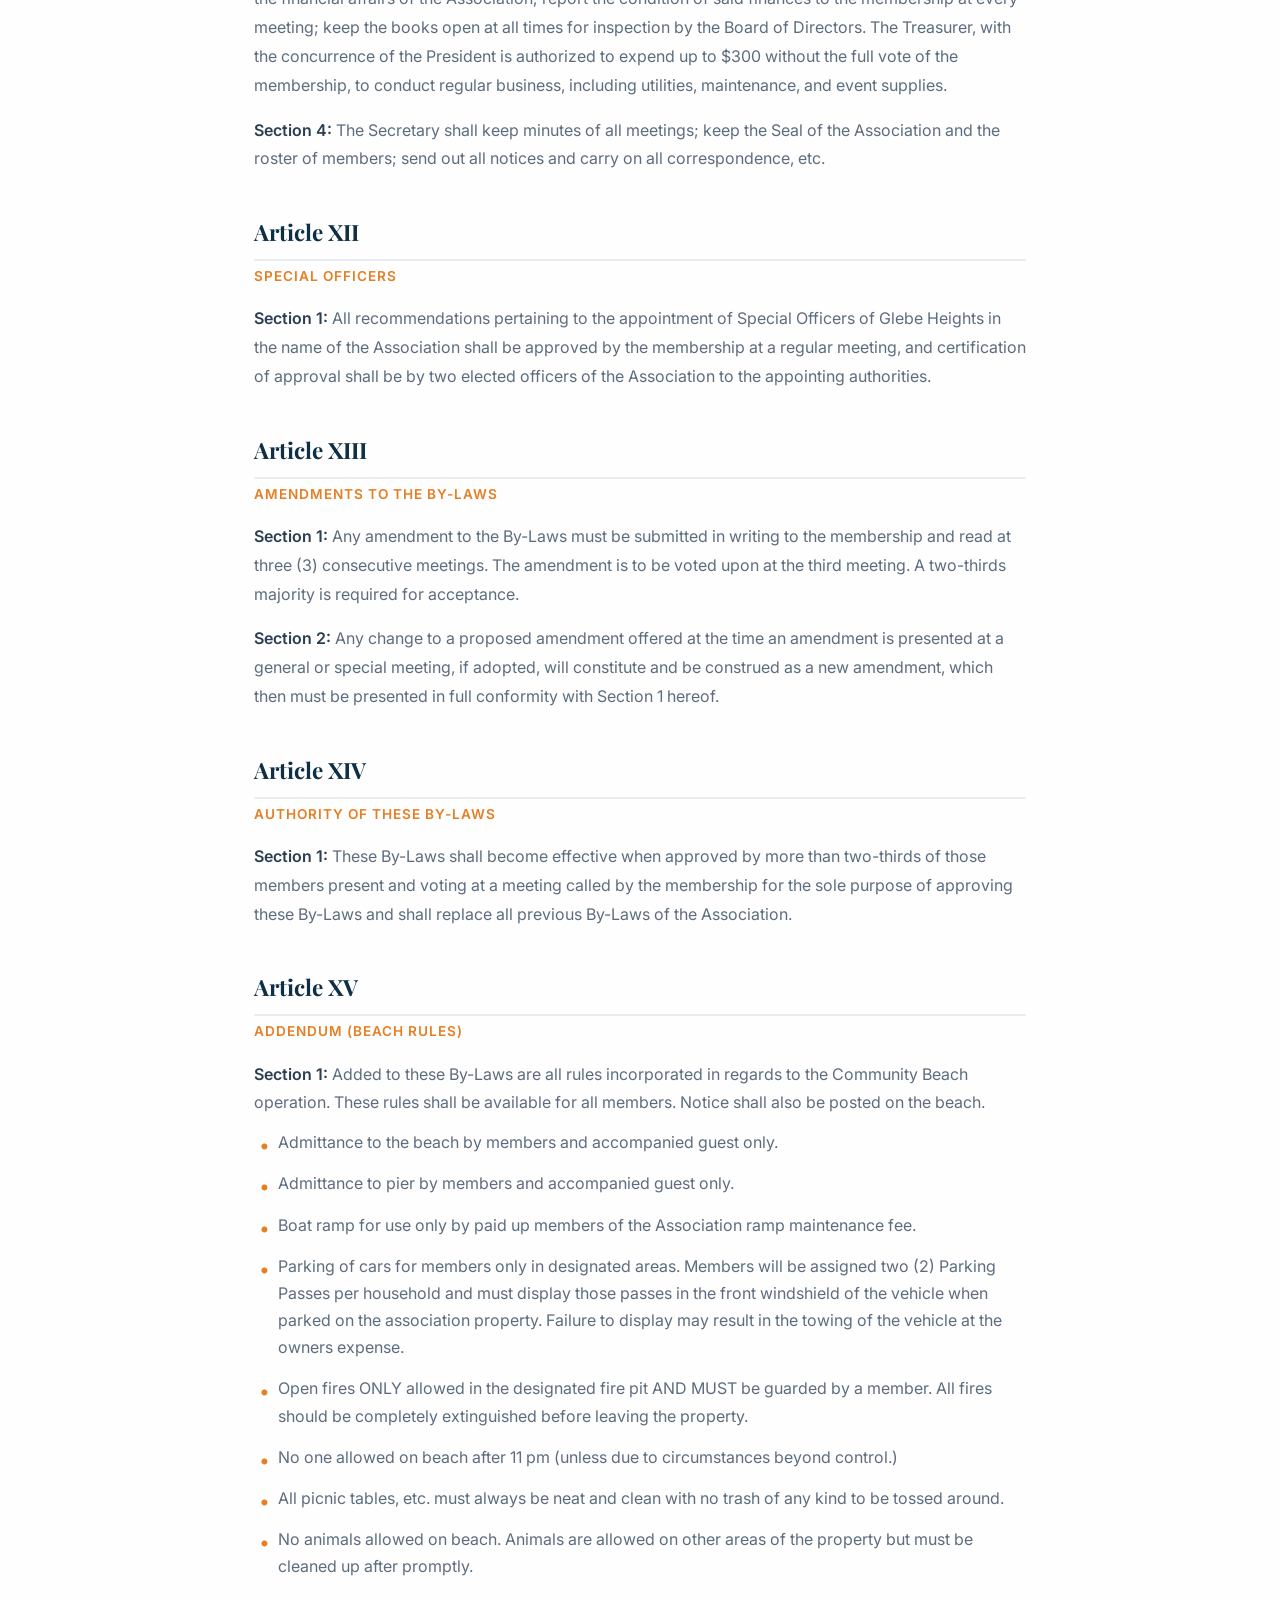
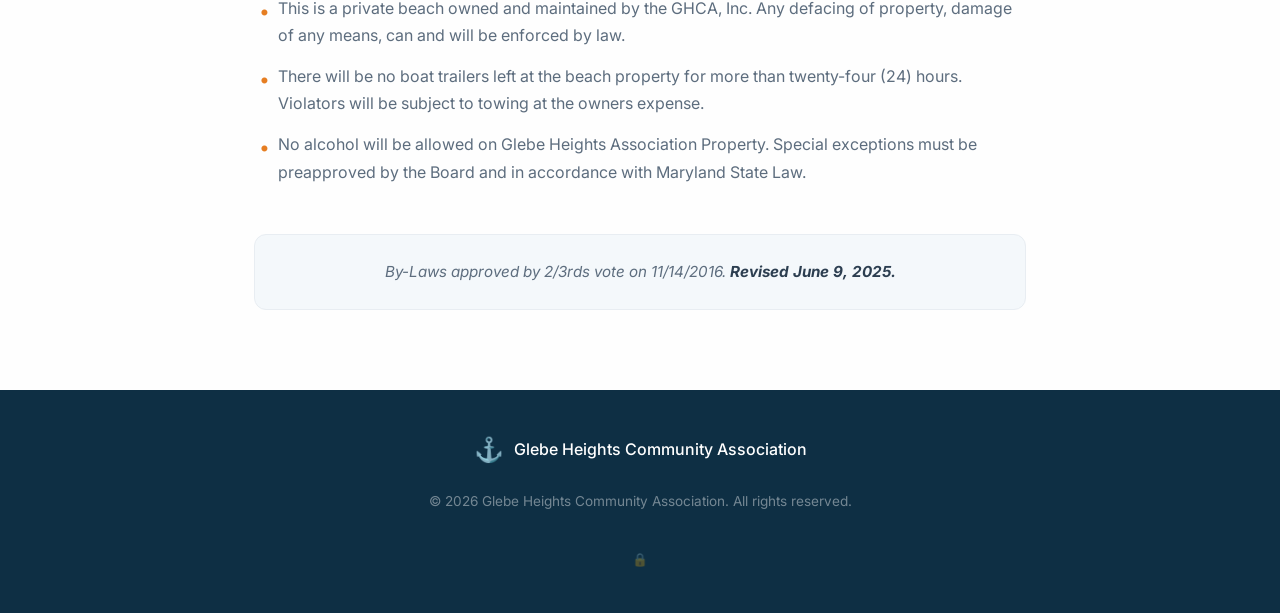
<file: bylaws.html>
<!DOCTYPE html>
<html lang="en">
<head>
    <meta charset="UTF-8">
    <meta name="viewport" content="width=device-width, initial-scale=1.0">
    <title>By-Laws | Glebe Heights Community Association</title>
    <link rel="preconnect" href="https://fonts.googleapis.com">
    <link rel="preconnect" href="https://fonts.gstatic.com" crossorigin>
    <link href="https://fonts.googleapis.com/css2?family=Playfair+Display:wght@600;700&family=Inter:wght@300;400;500;600&display=swap" rel="stylesheet">
    <link rel="stylesheet" href="styles.css">
    <style>
        body.bylaws-page {
            padding-top: 72px;
        }

        .page-hero {
            background: var(--primary-dark);
            color: white;
            text-align: center;
            padding: 48px 24px 40px;
        }

        .page-hero h1 {
            font-family: 'Playfair Display', serif;
            font-size: clamp(1.8rem, 4vw, 2.5rem);
            font-weight: 700;
            margin-bottom: 6px;
        }

        .page-hero .subtitle {
            font-size: 1rem;
            opacity: 0.85;
            font-style: italic;
        }

        .breadcrumb {
            font-size: 0.85rem;
            color: var(--text-muted);
            margin-bottom: 24px;
        }

        .breadcrumb a {
            color: var(--primary-light);
            text-decoration: none;
        }

        .breadcrumb a:hover {
            color: var(--accent);
        }

        .back-members {
            font-weight: 600;
            color: var(--primary);
        }

        .back-members:hover {
            color: var(--accent);
        }

        .search-container {
            background: white;
            border: 1px solid var(--border);
            border-radius: var(--radius);
            padding: 20px 24px;
            margin-bottom: 32px;
            box-shadow: var(--shadow);
            position: sticky;
            top: 80px;
            z-index: 100;
        }

        .search-row {
            display: flex;
            gap: 10px;
            align-items: center;
        }

        .search-input {
            flex: 1;
            padding: 10px 16px;
            border: 1px solid var(--border);
            border-radius: var(--radius-sm);
            font-family: 'Inter', sans-serif;
            font-size: 0.95rem;
            color: var(--text);
            transition: var(--transition);
        }

        .search-input:focus {
            outline: none;
            border-color: var(--primary-light);
            box-shadow: 0 0 0 3px rgba(41, 128, 185, 0.12);
        }

        .search-btn {
            padding: 10px 16px;
            background: var(--primary);
            color: white;
            border: none;
            border-radius: var(--radius-sm);
            font-size: 0.85rem;
            font-weight: 500;
            cursor: pointer;
            transition: var(--transition);
            white-space: nowrap;
        }

        .search-btn:hover {
            background: var(--primary-light);
        }

        .search-btn-clear {
            background: none;
            border: 1px solid var(--border);
            color: var(--text-light);
        }

        .search-btn-clear:hover {
            border-color: #e74c3c;
            color: #e74c3c;
            background: none;
        }

        .search-nav-btn {
            padding: 10px 14px;
            background: var(--bg-alt);
            border: 1px solid var(--border);
            color: var(--text);
            border-radius: var(--radius-sm);
            font-size: 0.85rem;
            cursor: pointer;
            transition: var(--transition);
        }

        .search-nav-btn:hover {
            border-color: var(--primary-light);
            color: var(--primary);
        }

        .search-info {
            margin-top: 10px;
            font-size: 0.85rem;
            color: var(--text-muted);
            display: none;
        }

        .search-info.visible {
            display: block;
        }

        .search-info strong {
            color: var(--primary);
        }

        mark.search-highlight {
            background: rgba(230, 126, 34, 0.3);
            color: inherit;
            padding: 1px 2px;
            border-radius: 2px;
        }

        mark.search-highlight.current {
            background: var(--accent);
            color: white;
        }

        .page-body {
            max-width: 820px;
            margin: 0 auto;
            padding: 40px 24px 80px;
        }

        .bylaws-toc {
            background: var(--bg-alt);
            border: 1px solid var(--border);
            border-radius: var(--radius);
            padding: 28px 32px;
            margin-bottom: 48px;
        }

        .bylaws-toc h2 {
            font-family: 'Playfair Display', serif;
            font-size: 1.2rem;
            font-weight: 700;
            color: var(--primary-dark);
            margin-bottom: 16px;
        }

        .bylaws-toc ol {
            list-style: upper-roman;
            padding-left: 28px;
            columns: 2;
            column-gap: 32px;
        }

        .bylaws-toc li {
            margin-bottom: 8px;
            font-size: 0.9rem;
            break-inside: avoid;
        }

        .bylaws-toc a {
            color: var(--primary-light);
            text-decoration: none;
            font-weight: 500;
        }

        .bylaws-toc a:hover {
            color: var(--accent);
        }

        .article {
            margin-bottom: 40px;
            scroll-margin-top: 90px;
        }

        .article-title {
            font-family: 'Playfair Display', serif;
            font-size: 1.4rem;
            font-weight: 700;
            color: var(--primary-dark);
            margin-bottom: 4px;
            padding-bottom: 8px;
            border-bottom: 2px solid var(--border);
        }

        .article-name {
            font-size: 0.85rem;
            font-weight: 600;
            text-transform: uppercase;
            letter-spacing: 1px;
            color: var(--accent);
            margin-bottom: 16px;
            display: block;
        }

        .section-block {
            margin-bottom: 16px;
        }

        .section-label {
            font-weight: 600;
            color: var(--text);
        }

        .section-block p {
            color: var(--text-light);
            line-height: 1.8;
            margin-bottom: 12px;
        }

        .beach-rules-list {
            list-style: none;
            padding: 0;
        }

        .beach-rules-list li {
            position: relative;
            padding-left: 24px;
            margin-bottom: 14px;
            color: var(--text-light);
            line-height: 1.7;
        }

        .beach-rules-list li::before {
            content: '\2022';
            position: absolute;
            left: 6px;
            color: var(--accent);
            font-weight: 700;
            font-size: 1.2rem;
        }

        .bylaws-footer-note {
            background: var(--bg-alt);
            border: 1px solid var(--border);
            border-radius: var(--radius);
            padding: 24px 28px;
            margin-top: 48px;
            text-align: center;
            color: var(--text-light);
            font-size: 0.95rem;
            font-style: italic;
        }

        .bylaws-footer-note strong {
            color: var(--text);
        }

        @media (max-width: 768px) {
            .page-body {
                padding: 24px 16px 60px;
            }

            .bylaws-toc ol {
                columns: 1;
            }

            .bylaws-toc {
                padding: 20px 20px;
            }
        }

        @media print {
            body.bylaws-page {
                padding-top: 0;
            }

            .header, .footer, .breadcrumb, .bylaws-toc, .search-container {
                display: none !important;
            }

            .page-hero {
                background: none !important;
                color: var(--text) !important;
                padding: 10px 0;
            }

            .page-hero h1 {
                font-size: 1.6rem;
                color: var(--primary-dark);
            }

            .page-hero .subtitle {
                color: var(--text-light);
            }

            .page-body {
                padding: 0;
            }

            .article {
                break-inside: avoid;
                margin-bottom: 20px;
            }

            .article-title {
                font-size: 1.1rem;
                break-after: avoid;
            }

            .section-block p {
                font-size: 0.85rem;
                line-height: 1.6;
            }
        }
    </style>
</head>
<body class="bylaws-page">
    <header class="header" id="header">
        <div class="container header-inner">
            <a href="index.html" class="logo">
                <span class="logo-icon">⚓</span>
                <span class="logo-text">Glebe Heights</span>
            </a>
            <nav class="nav" id="nav">
                <a href="index.html" class="nav-link">Home</a>
                <a href="index.html#about" class="nav-link">About</a>
                <a href="index.html#events" class="nav-link">Events</a>
                <a href="index.html#dues" class="nav-link">Dues</a>
                <a href="index.html#contact" class="nav-link">Contact</a>
            </nav>
            <button class="mobile-toggle" id="mobile-toggle" aria-label="Toggle navigation">
                <span></span>
                <span></span>
                <span></span>
            </button>
        </div>
    </header>

    <section class="page-hero">
        <h1>GHCA By-Laws</h1>
        <p class="subtitle">Revised June 9, 2025</p>
    </section>

    <div class="page-body">
        <p class="breadcrumb"><a href="members.html" class="back-members">&larr; Back to Members Area</a> &nbsp;|&nbsp; <a href="index.html">Home</a> &rsaquo; By-Laws</p>

        <div class="search-container">
            <div class="search-row">
                <input type="text" class="search-input" id="bylaws-search" placeholder="Search bylaws..." autocomplete="off">
                <button class="search-btn" id="btn-search">Search</button>
                <button class="search-nav-btn" id="btn-prev-match">&larr; Prev</button>
                <button class="search-nav-btn" id="btn-next-match">Next &rarr;</button>
                <button class="search-btn search-btn-clear" id="btn-clear-search">Clear</button>
            </div>
            <p class="search-info" id="search-info"><strong id="match-count">0</strong> matches found &mdash; viewing <strong id="match-current">0</strong> of <strong id="match-total">0</strong></p>
        </div>

        <nav class="bylaws-toc">
            <h2>Table of Contents</h2>
            <ol>
                <li><a href="#article-1">Purpose of the Association</a></li>
                <li><a href="#article-2">Seal</a></li>
                <li><a href="#article-3">Membership</a></li>
                <li><a href="#article-4">Conduct of Meetings</a></li>
                <li><a href="#article-5">Elected Officers</a></li>
                <li><a href="#article-6">Elections</a></li>
                <li><a href="#article-7">Board of Directors</a></li>
                <li><a href="#article-8">Meetings</a></li>
                <li><a href="#article-9">Assessments</a></li>
                <li><a href="#article-10">Use of Association Property</a></li>
                <li><a href="#article-11">Duties of Officers</a></li>
                <li><a href="#article-12">Special Officers</a></li>
                <li><a href="#article-13">Amendments to the By-Laws</a></li>
                <li><a href="#article-14">Authority of These By-Laws</a></li>
                <li><a href="#article-15">Addendum (Beach Rules)</a></li>
            </ol>
        </nav>

        <div class="article" id="article-1">
            <h2 class="article-title">Article I</h2>
            <span class="article-name">Purpose of the Association</span>
            <div class="section-block">
                <p><span class="section-label">Section 1:</span> The Glebe Heights Community Association (GHCA), Inc. hereinafter referred to as the Association, is a non-profit association of property owners and residents of Glebe Heights, Edgewater, County of Anne Arundel, and State of Maryland, duly incorporated under the laws of the State of Maryland as a non-stock and non-profit corporation, for the purpose of furthering the interests of said property owners, and of maintaining and administering the affairs of the Association.</p>
            </div>
        </div>

        <div class="article" id="article-2">
            <h2 class="article-title">Article II</h2>
            <span class="article-name">Seal</span>
            <div class="section-block">
                <p><span class="section-label">Section 1:</span> The Association shall have a seal, which shall be in the form of a circle with the following words thereon: &ldquo;GLEBE HEIGHTS COMMUNITY ASSOCIATION, INC., 1972, MARYLAND&rdquo;.</p>
            </div>
        </div>

        <div class="article" id="article-3">
            <h2 class="article-title">Article III</h2>
            <span class="article-name">Membership</span>
            <div class="section-block">
                <p><span class="section-label">Section 1:</span> Every person who owns property or resides in Glebe Heights, Edgewater, Anne Arundel County, Maryland, as of January 1st, 2017 may be eligible for membership in the Association solely by virtue of his or her status.</p>
            </div>
            <div class="section-block">
                <p><span class="section-label">Section 2:</span> Membership may be obtained by payment of an assessment and shall be limited to 75 members. If membership interest exceeds the current limit, a waiting list will be established. Memberships will automatically renew if the assessment is paid by the June 1st deadline.</p>
            </div>
            <div class="section-block">
                <p><span class="section-label">Section 3:</span> One vote allowed per paid member present at a meeting, limited to a maximum of two (2) votes per household.</p>
            </div>
        </div>

        <div class="article" id="article-4">
            <h2 class="article-title">Article IV</h2>
            <span class="article-name">Conduct of Meetings</span>
            <div class="section-block">
                <p><span class="section-label">Section 1:</span> Questions respecting the conduct of meetings, propriety of discussion, elections, etc. which are not specifically covered by these by-laws, shall be governed by &ldquo;Roberts Rules of Order&rdquo;.</p>
            </div>
        </div>

        <div class="article" id="article-5">
            <h2 class="article-title">Article V</h2>
            <span class="article-name">Elected Officers</span>
            <div class="section-block">
                <p><span class="section-label">Section 1:</span> Elected officers of the Association shall be a President, a Vice President, a Treasurer, a Secretary, Chairman of the Beach Committee, Chairman of the Roads Committee, and Chairman of the Ways and Means Committee, all of who shall be elected by secret ballot.</p>
            </div>
            <div class="section-block">
                <p><span class="section-label">Section 2:</span> All elected officers of the Association shall hold office for two years or until their Successors qualify.</p>
            </div>
            <div class="section-block">
                <p><span class="section-label">Section 3:</span> Any officer who fails to attend three consecutive meetings without a valid excuse shall be terminated and a successor appointed by the Board of Directors.</p>
            </div>
        </div>

        <div class="article" id="article-6">
            <h2 class="article-title">Article VI</h2>
            <span class="article-name">Elections</span>
            <div class="section-block">
                <p><span class="section-label">Section 1:</span> In April of the election year the President shall appoint a Nominating Committee consisting of five (5) members, excluding current officers. At the May meeting, the Nominating Committee shall present a slate of officers who have agreed to serve if elected. Nominations may also be taken from the floor until elections are held at the June meeting. This committee shall prepare written ballots and provide space for the write-in of candidates by the membership.</p>
            </div>
            <div class="section-block">
                <p><span class="section-label">Section 2:</span> To be eligible as a candidate for any elected office, the person must be an assessment-paying member in the Association for two (2) consecutive years, and a citizen of the United States.</p>
            </div>
            <div class="section-block">
                <p><span class="section-label">Section 3:</span> No person shall be elected by absentee vote or vote by proxy. The outgoing officers shall continue the Election Meeting until all officers are elected. At that time the outgoing President shall introduce all new officers. The new President shall adjourn the meeting.</p>
            </div>
        </div>

        <div class="article" id="article-7">
            <h2 class="article-title">Article VII</h2>
            <span class="article-name">Board of Directors</span>
            <div class="section-block">
                <p><span class="section-label">Section 1:</span> The Board of Directors shall consist of the following: President, Vice President, Secretary, Treasurer, Chairman of the Beach Committee, Chairman of the Roads Committee, and Chairman of the Ways and Means Committee.</p>
            </div>
            <div class="section-block">
                <p><span class="section-label">Section 2:</span> Meetings of the Board of Directors shall be held at such time and place as the Board may determine.</p>
            </div>
            <div class="section-block">
                <p><span class="section-label">Section 3:</span> Any Board of Directors&rsquo; meeting shall require five (5) members to constitute a quorum. In the absence of a quorum the presiding officer shall adjourn the meeting to such time and place as may be determined by the members present, notice of which shall be given to the absent members.</p>
            </div>
            <div class="section-block">
                <p><span class="section-label">Section 4:</span> The Board of Directors reserves the right, after due opportunity to be heard and upon at least thirty (30) days notice, at either a regular or a special meeting to suspend or expel a member by two-thirds majority vote of those present and voting for any act or conduct deemed detrimental to the best interests of the Association. The notice shall be sent by mail to the member at his address as it appears upon the records of the Association.</p>
            </div>
            <div class="section-block">
                <p><span class="section-label">Section 5:</span> The Board of Directors shall have the power to remove or cause to be removed buildings, derelicts, dilapidated or unsafe or unsightly piers or boats or other craft that are attached to or on property under the Association&rsquo;s jurisdiction, according to law. The Board of Directors may also remove or cause to be removed any property, such as furniture, fishing and crabbing equipment, tools or other items not property of the association without notice after a period of Seventy-two (72) hours.</p>
            </div>
            <div class="section-block">
                <p><span class="section-label">Section 6:</span> The Board of Directors shall have the power to enforce all provisions within these By-Laws and amendments. Violations of any terms shall result in a mailed letter from the Board to the member outlining the violation and the means in which it should be corrected. Three (3) violations in one calendar year will result in a mandatory vote by the board to determine the members continued status with the Association. Penalties for continued violations of the Association By-Laws are at the sole discretion of the Board, to include loss of boat/kayak clip or slip seniority, dismissal, and future membership.</p>
            </div>
        </div>

        <div class="article" id="article-8">
            <h2 class="article-title">Article VIII</h2>
            <span class="article-name">Meetings</span>
            <div class="section-block">
                <p><span class="section-label">Section 1: Regular Meetings.</span> Meetings will be held on the second Monday of each month at 6:30pm at the community beach or other designated area. The membership will be given adequate notice of any change.</p>
            </div>
            <div class="section-block">
                <p><span class="section-label">Section 2: Special Meetings.</span> A special meeting of the members of the Association may be called by the President, the Board of Directors, or by a petition signed by ten (10) members of the Association. The said special meeting shall be held at a designated area in Glebe Heights, Edgewater, Anne Arundel County, and State of Maryland. The call for the meeting shall state the purpose and object of the meeting. No other business than that stated in such notice shall be transacted.</p>
            </div>
            <div class="section-block">
                <p><span class="section-label">Section 3: Quorum.</span> The presence of seven (7) members at a meeting of the Association shall constitute a quorum for the conduct of business, and in the absence thereof the President shall adjourn the meeting.</p>
            </div>
            <div class="section-block">
                <p><span class="section-label">Section 4:</span> No member shall be allowed to speak more than once nor longer than (5) minutes on the same motion to the exclusion of others unless to explain, and then he must confine himself to explanation and not debate the main question.</p>
            </div>
        </div>

        <div class="article" id="article-9">
            <h2 class="article-title">Article IX</h2>
            <span class="article-name">Assessments</span>
            <div class="section-block">
                <p><span class="section-label">Section 1:</span> All assessments for membership shall be set by the Board of Directors.</p>
            </div>
            <div class="section-block">
                <p><span class="section-label">Section 2:</span> Assessments will be tiered to reflect use of the major association amenities. Basic membership will include access to all areas of the property. Boat Ramp access and use will require an additional assessment. Boat Slip access and use will require the member to pay the Boat Ramp assessment and an additional assessment based on the size of the vessel being maintained at the slip. A minimum slip fee is required based upon a twelve (12) foot vessel.</p>
            </div>
        </div>

        <div class="article" id="article-10">
            <h2 class="article-title">Article X</h2>
            <span class="article-name">Use of Association Property</span>
            <div class="section-block">
                <p><span class="section-label">Section 1:</span> Persons not members of the Association will be denied use of the beach, grills, fire pit, piers and boating facilities, including boat ramp and any future improvements erected and maintained by authority of the Association.</p>
            </div>
            <div class="section-block">
                <p><span class="section-label">Section 2:</span> Each assessment-paying member shall be given one Identification Card. Guests must be accompanied to the beach, pier, boat ramp and facilities by a member who shall be responsible for his guests&rsquo; actions and conduct. Also must, while being responsible, be held liable for costs payable for any damage to property or any item maintained by this Association.</p>
            </div>
            <div class="section-block">
                <p><span class="section-label">Section 3:</span> Each assessment paying member shall be given one (1) key to the gate lock and one (1) key to the boat ramp lock depending on level of membership. Keys SHALL NOT be duplicated and SHALL NOT be given to any person other than the current members. Keys MUST NOT be given to guests under any circumstance.</p>
            </div>
            <div class="section-block">
                <p><span class="section-label">Section 4:</span> Members holding boat slips must have eight (8) hours of community service per year (June 1 to May 31). Members holding Kayak slips must have four (4) hours of community service per year (June 1 to May 31). Examples of such community service include, but are not limited to: cutting grass, maintenance on pier and/or sea nettle nets, picking up supplies, assisting in fund raisers and so forth. This time must be turned in to the President on a weekly basis or as performed. Board Members will determine violations with fines up to $25.00 per hour for each hour of community service or dismissal of boat slip privileges. Illness and hardship will be a factor considered in this decision.</p>
            </div>
            <div class="section-block">
                <p><span class="section-label">Section 5:</span> Property owners may not rent boat slips with the rental property in the community. The Renter(s) must be placed on the Association Waiting List as do all property owners.</p>
            </div>
            <div class="section-block">
                <p><span class="section-label">Section 6:</span> Association members holding a boat slip are permitted to lodge only those boats that are owned by the member. A member can reserve a slip if the member owns a boat, or a boat purchase is anticipated, however, they may not rent, lease, or loan the slip to other individual(s) within or outside of the Association without permission from the Board. Any member with a boat slip must have a boat within two years, effective June 9, 2025, or they must forfeit the boat slip. Owner must show proof of registration. If member does not have a boat during this time frame, member will move down to the wait list, for the following year, based on seniority. Failure to comply may result in dismissal of boat slip privileges as determined by the Board members.</p>
            </div>
            <div class="section-block">
                <p><span class="section-label">Section 7:</span> Boat and Kayak slips are available to members for an additional assessment. If available slips do not exist, a waiting list will be formed for the next available slip. Members will be assigned slips on the basis of seniority on the slip list. Boat slip fees are determined by the board each year and assessed per foot, with a minimum size of twelve (12) feet. Kayak slip fees are determined by the Board each year and assessed per rack slot. Slip assignments will be made after the June 1st, yearly slip dues deadline. Previous slip holder will lose their place in the seniority list if dues is not received by the June 1st deadline.</p>
            </div>
        </div>

        <div class="article" id="article-11">
            <h2 class="article-title">Article XI</h2>
            <span class="article-name">Duties of Officers</span>
            <div class="section-block">
                <p><span class="section-label">Section 1:</span> The President shall preside at all meetings of the Association and of the Board of Directors. The President shall have the power to limit debate on all questions or motions; maintain order at all times; insist that all debates be on the question at hand; not grant the floor to the same person twice to talk on the same question until each member present has had an opportunity to voice his or her views or opinions. The President, with the approval of the Board of Directors, shall appoint all committee chairmen, except as otherwise provided in these by-laws. The Chairman of each committee shall make a report to the membership at the regular meetings on the committee&rsquo;s activities. The President shall be equally responsible with the Treasurer and Secretary for the care and custody of all documents of the Association, said documents to be kept in such place as shall be designated by the Board of Directors. He shall also appoint an Audit Committee of three (3) for a yearly audit.</p>
            </div>
            <div class="section-block">
                <p><span class="section-label">Section 2:</span> The Vice President shall, in the absence of the President, or in the event of inability to act, perform the duties of the President. In the event of absence or inability of both the President and Vice-President to act, the Association shall elect a President, pro tem, who shall preside.</p>
            </div>
            <div class="section-block">
                <p><span class="section-label">Section 3:</span> The Treasurer shall have the care and custody of the funds of the Association; be equally responsible with the President for the care and custody of all documents of the Association; have the power to sign checks and vouchers for the payment of monies; send out bills; keep correct books of the financial affairs of the Association; report the condition of said finances to the membership at every meeting; keep the books open at all times for inspection by the Board of Directors. The Treasurer, with the concurrence of the President is authorized to expend up to $300 without the full vote of the membership, to conduct regular business, including utilities, maintenance, and event supplies.</p>
            </div>
            <div class="section-block">
                <p><span class="section-label">Section 4:</span> The Secretary shall keep minutes of all meetings; keep the Seal of the Association and the roster of members; send out all notices and carry on all correspondence, etc.</p>
            </div>
        </div>

        <div class="article" id="article-12">
            <h2 class="article-title">Article XII</h2>
            <span class="article-name">Special Officers</span>
            <div class="section-block">
                <p><span class="section-label">Section 1:</span> All recommendations pertaining to the appointment of Special Officers of Glebe Heights in the name of the Association shall be approved by the membership at a regular meeting, and certification of approval shall be by two elected officers of the Association to the appointing authorities.</p>
            </div>
        </div>

        <div class="article" id="article-13">
            <h2 class="article-title">Article XIII</h2>
            <span class="article-name">Amendments to the By-Laws</span>
            <div class="section-block">
                <p><span class="section-label">Section 1:</span> Any amendment to the By-Laws must be submitted in writing to the membership and read at three (3) consecutive meetings. The amendment is to be voted upon at the third meeting. A two-thirds majority is required for acceptance.</p>
            </div>
            <div class="section-block">
                <p><span class="section-label">Section 2:</span> Any change to a proposed amendment offered at the time an amendment is presented at a general or special meeting, if adopted, will constitute and be construed as a new amendment, which then must be presented in full conformity with Section 1 hereof.</p>
            </div>
        </div>

        <div class="article" id="article-14">
            <h2 class="article-title">Article XIV</h2>
            <span class="article-name">Authority of These By-Laws</span>
            <div class="section-block">
                <p><span class="section-label">Section 1:</span> These By-Laws shall become effective when approved by more than two-thirds of those members present and voting at a meeting called by the membership for the sole purpose of approving these By-Laws and shall replace all previous By-Laws of the Association.</p>
            </div>
        </div>

        <div class="article" id="article-15">
            <h2 class="article-title">Article XV</h2>
            <span class="article-name">Addendum (Beach Rules)</span>
            <div class="section-block">
                <p><span class="section-label">Section 1:</span> Added to these By-Laws are all rules incorporated in regards to the Community Beach operation. These rules shall be available for all members. Notice shall also be posted on the beach.</p>
                <ul class="beach-rules-list">
                    <li>Admittance to the beach by members and accompanied guest only.</li>
                    <li>Admittance to pier by members and accompanied guest only.</li>
                    <li>Boat ramp for use only by paid up members of the Association ramp maintenance fee.</li>
                    <li>Parking of cars for members only in designated areas. Members will be assigned two (2) Parking Passes per household and must display those passes in the front windshield of the vehicle when parked on the association property. Failure to display may result in the towing of the vehicle at the owners expense.</li>
                    <li>Open fires ONLY allowed in the designated fire pit AND MUST be guarded by a member. All fires should be completely extinguished before leaving the property.</li>
                    <li>No one allowed on beach after 11 pm (unless due to circumstances beyond control.)</li>
                    <li>All picnic tables, etc. must always be neat and clean with no trash of any kind to be tossed around.</li>
                    <li>No animals allowed on beach. Animals are allowed on other areas of the property but must be cleaned up after promptly.</li>
                    <li>This is a private beach owned and maintained by the GHCA, Inc. Any defacing of property, damage of any means, can and will be enforced by law.</li>
                    <li>There will be no boat trailers left at the beach property for more than twenty-four (24) hours. Violators will be subject to towing at the owners expense.</li>
                    <li>No alcohol will be allowed on Glebe Heights Association Property. Special exceptions must be preapproved by the Board and in accordance with Maryland State Law.</li>
                </ul>
            </div>
        </div>

        <div class="bylaws-footer-note">
            <p>By-Laws approved by 2/3rds vote on 11/14/2016. <strong>Revised June 9, 2025.</strong></p>
        </div>
    </div>

    <footer class="footer">
        <div class="container footer-inner">
            <div class="footer-brand">
                <span class="logo-icon">⚓</span>
                <span>Glebe Heights Community Association</span>
            </div>
            <p class="footer-copy">&copy; 2026 Glebe Heights Community Association. All rights reserved.</p>
        </div>
    </footer>

    <script src="github-publish.js"></script>
    <script src="admin.js"></script>
    <script src="admin-pages.js"></script>
    <script>
        const toggle = document.getElementById('mobile-toggle');
        const nav = document.getElementById('nav');
        if (toggle && nav) {
            toggle.addEventListener('click', () => {
                toggle.classList.toggle('active');
                nav.classList.toggle('active');
            });
        }

        // Bylaws Search
        const searchInput = document.getElementById('bylaws-search');
        const btnSearch = document.getElementById('btn-search');
        const btnPrev = document.getElementById('btn-prev-match');
        const btnNext = document.getElementById('btn-next-match');
        const btnClear = document.getElementById('btn-clear-search');
        const searchInfo = document.getElementById('search-info');
        const matchCountEl = document.getElementById('match-count');
        const matchCurrentEl = document.getElementById('match-current');
        const matchTotalEl = document.getElementById('match-total');

        let highlights = [];
        let currentHighlight = -1;

        function clearHighlights() {
            highlights = [];
            currentHighlight = -1;
            document.querySelectorAll('mark.search-highlight').forEach(mark => {
                const parent = mark.parentNode;
                parent.replaceChild(document.createTextNode(mark.textContent), mark);
                parent.normalize();
            });
            searchInfo.classList.remove('visible');
        }

        function performSearch() {
            clearHighlights();
            const query = searchInput.value.trim();
            if (!query) return;

            const contentArea = document.querySelector('.page-body');
            const articles = contentArea.querySelectorAll('.article, .bylaws-toc, .bylaws-footer-note');

            articles.forEach(article => {
                highlightInElement(article, query);
            });

            highlights = Array.from(document.querySelectorAll('mark.search-highlight'));
            const count = highlights.length;

            matchCountEl.textContent = count;
            matchTotalEl.textContent = count;
            matchCurrentEl.textContent = count > 0 ? '1' : '0';
            searchInfo.classList.add('visible');

            if (count > 0) {
                currentHighlight = 0;
                scrollToHighlight(0);
            }
        }

        function highlightInElement(el, query) {
            const walker = document.createTreeWalker(el, NodeFilter.SHOW_TEXT, null, false);
            const textNodes = [];
            while (walker.nextNode()) {
                textNodes.push(walker.currentNode);
            }

            const lowerQuery = query.toLowerCase();

            textNodes.forEach(node => {
                const text = node.textContent;
                const lowerText = text.toLowerCase();
                const idx = lowerText.indexOf(lowerQuery);
                if (idx === -1) return;

                const parts = [];
                let lastIdx = 0;
                let searchIdx = 0;

                let currentText = text;
                let currentLower = lowerText;
                let offset = 0;

                while (true) {
                    const found = currentLower.indexOf(lowerQuery, searchIdx);
                    if (found === -1) break;

                    if (found > lastIdx) {
                        parts.push(document.createTextNode(currentText.slice(lastIdx, found)));
                    }

                    const mark = document.createElement('mark');
                    mark.className = 'search-highlight';
                    mark.textContent = currentText.slice(found, found + query.length);
                    parts.push(mark);

                    lastIdx = found + query.length;
                    searchIdx = lastIdx;
                }

                if (parts.length > 0) {
                    if (lastIdx < currentText.length) {
                        parts.push(document.createTextNode(currentText.slice(lastIdx)));
                    }
                    const fragment = document.createDocumentFragment();
                    parts.forEach(p => fragment.appendChild(p));
                    node.parentNode.replaceChild(fragment, node);
                }
            });
        }

        function scrollToHighlight(idx) {
            highlights.forEach(h => h.classList.remove('current'));
            if (idx >= 0 && idx < highlights.length) {
                highlights[idx].classList.add('current');
                highlights[idx].scrollIntoView({ behavior: 'smooth', block: 'center' });
                matchCurrentEl.textContent = idx + 1;
            }
        }

        btnSearch.addEventListener('click', performSearch);
        searchInput.addEventListener('keydown', function(e) {
            if (e.key === 'Enter') {
                e.preventDefault();
                performSearch();
            }
        });

        btnNext.addEventListener('click', function() {
            if (highlights.length === 0) return;
            currentHighlight = (currentHighlight + 1) % highlights.length;
            scrollToHighlight(currentHighlight);
        });

        btnPrev.addEventListener('click', function() {
            if (highlights.length === 0) return;
            currentHighlight = (currentHighlight - 1 + highlights.length) % highlights.length;
            scrollToHighlight(currentHighlight);
        });

        btnClear.addEventListener('click', function() {
            clearHighlights();
            searchInput.value = '';
            searchInput.focus();
        });
    </script>
</body>
</html>
</file>
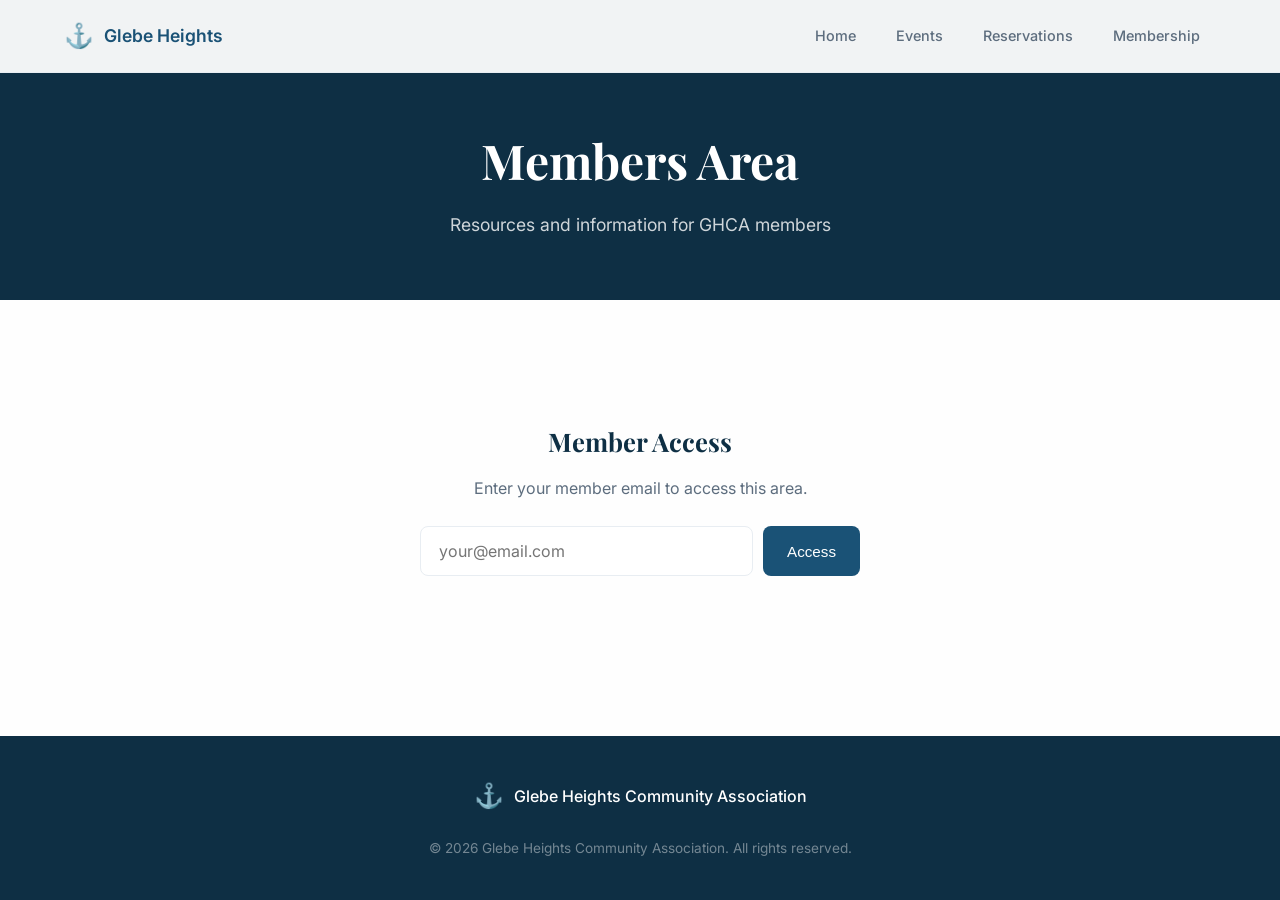
<file: members.html>
<!DOCTYPE html>
<html lang="en">
<head>
    <meta charset="UTF-8">
    <meta name="viewport" content="width=device-width, initial-scale=1.0">
    <title>Members Area | Glebe Heights Community Association</title>
    <link rel="preconnect" href="https://fonts.googleapis.com">
    <link rel="preconnect" href="https://fonts.gstatic.com" crossorigin>
    <link href="https://fonts.googleapis.com/css2?family=Playfair+Display:wght@600;700&family=Inter:wght@300;400;500;600&display=swap" rel="stylesheet">
    <link rel="stylesheet" href="styles.css">
    <style>
        .page-header {
            background: var(--bg-dark);
            padding: 120px 0 60px;
            text-align: center;
            color: white;
        }
        .page-header h1 {
            font-family: 'Playfair Display', serif;
            font-size: clamp(2rem, 4vw, 3rem);
            margin-bottom: 8px;
        }
        .page-header p {
            opacity: 0.8;
            font-size: 1.1rem;
        }
        .page-content {
            max-width: 900px;
            margin: 0 auto;
            padding: 40px 24px 80px;
        }

        /* Login Form */
        .login-container {
            max-width: 440px;
            margin: 80px auto;
            text-align: center;
        }
        .login-container h2 {
            font-family: 'Playfair Display', serif;
            font-size: 1.6rem;
            color: var(--primary-dark);
            margin-bottom: 12px;
        }
        .login-container p {
            color: var(--text-light);
            margin-bottom: 24px;
        }
        .login-form {
            display: flex;
            gap: 10px;
        }
        .login-form input {
            flex: 1;
            padding: 14px 18px;
            border: 1px solid var(--border);
            border-radius: var(--radius-sm);
            font-size: 1rem;
            font-family: inherit;
            outline: none;
            transition: var(--transition);
        }
        .login-form input:focus {
            border-color: var(--primary-light);
            box-shadow: 0 0 0 3px rgba(41, 128, 185, 0.1);
        }
        .login-form button {
            padding: 14px 24px;
            background: var(--primary);
            color: white;
            border: none;
            border-radius: var(--radius-sm);
            font-size: 0.95rem;
            font-weight: 500;
            cursor: pointer;
            transition: var(--transition);
        }
        .login-form button:hover {
            background: var(--primary-light);
        }
        .login-error {
            color: #e74c3c;
            font-size: 0.9rem;
            margin-top: 12px;
            display: none;
        }
        .login-error.visible {
            display: block;
        }

        /* Members Content */
        .members-content {
            display: none;
        }
        .members-content.visible {
            display: block;
        }
        .members-welcome {
            display: flex;
            align-items: center;
            justify-content: space-between;
            margin-bottom: 40px;
            padding-bottom: 20px;
            border-bottom: 1px solid var(--border);
        }
        .members-welcome p {
            color: var(--text-light);
            font-size: 0.95rem;
        }
        .btn-logout {
            padding: 8px 18px;
            background: none;
            border: 1px solid var(--border);
            border-radius: var(--radius-sm);
            color: var(--text-light);
            cursor: pointer;
            font-size: 0.85rem;
            font-weight: 500;
            transition: var(--transition);
        }
        .btn-logout:hover {
            border-color: #e74c3c;
            color: #e74c3c;
        }

        /* Link cards */
        .member-links {
            display: grid;
            grid-template-columns: repeat(auto-fit, minmax(240px, 1fr));
            gap: 20px;
            margin-bottom: 50px;
        }
        .member-link-card {
            display: flex;
            align-items: center;
            gap: 14px;
            padding: 22px 24px;
            background: white;
            border: 1px solid var(--border);
            border-radius: var(--radius);
            text-decoration: none;
            color: var(--primary-dark);
            font-weight: 500;
            font-size: 1rem;
            transition: var(--transition);
            box-shadow: var(--shadow);
        }
        .member-link-card:hover {
            transform: translateY(-2px);
            box-shadow: var(--shadow-lg);
            border-color: var(--primary-light);
        }
        .member-link-icon {
            font-size: 1.5rem;
            flex-shrink: 0;
        }

        /* Open Items */
        .open-items h2 {
            font-family: 'Playfair Display', serif;
            font-size: 1.5rem;
            color: var(--primary-dark);
            margin-bottom: 8px;
        }
        .open-items > p {
            color: var(--text-light);
            margin-bottom: 24px;
        }
        .task-list {
            display: flex;
            flex-direction: column;
            gap: 14px;
            margin-bottom: 20px;
        }
        .task-card {
            display: flex;
            align-items: center;
            justify-content: space-between;
            gap: 16px;
            padding: 18px 22px;
            background: white;
            border: 1px solid var(--border);
            border-radius: var(--radius-sm);
            box-shadow: var(--shadow);
        }
        .task-card-text {
            font-weight: 500;
            color: var(--text);
        }
        .task-status {
            font-size: 0.75rem;
            font-weight: 600;
            text-transform: uppercase;
            letter-spacing: 0.5px;
            padding: 4px 10px;
            border-radius: 12px;
            white-space: nowrap;
        }
        .status-volunteer {
            background: rgba(230, 126, 34, 0.1);
            color: var(--accent);
        }
        .status-progress {
            background: rgba(41, 128, 185, 0.1);
            color: var(--primary-light);
        }
        .status-done {
            background: rgba(39, 174, 96, 0.12);
            color: #27ae60;
        }
        .task-main {
            display: flex;
            flex-direction: column;
            gap: 3px;
            min-width: 0;
        }
        .task-actions {
            display: flex;
            align-items: center;
            gap: 8px;
            flex-shrink: 0;
        }
        .task-meeting {
            font-size: 0.72rem;
            color: var(--text-light);
        }
        .task-card.task-done .task-card-text {
            text-decoration: line-through;
            color: var(--text-light);
        }
        .task-completed-wrap {
            margin-top: 28px;
        }
        .task-completed-title {
            font-size: 1rem;
            color: var(--text-light);
            margin-bottom: 12px;
            text-transform: uppercase;
            letter-spacing: 0.5px;
        }
        .task-completed .task-card {
            background: var(--bg-alt);
            box-shadow: none;
            opacity: 0.85;
        }
        .ghca-task-select {
            font-size: 0.75rem;
            padding: 3px 6px;
            border-radius: 4px;
            border: 1px solid var(--border);
            background: white;
            cursor: pointer;
        }
        .ghca-editable {
            outline: none;
            border-bottom: 2px dashed #27ae60;
        }
        .ghca-tasks-admin {
            display: inline-flex;
            gap: 8px;
            margin-left: 8px;
            vertical-align: middle;
        }
        .ghca-tasks-publish {
            background: linear-gradient(135deg, #27ae60, #2ecc71);
            color: white;
            border-color: #27ae60;
        }
        .ghca-tasks-publish:hover {
            background: #219150;
            color: white;
        }
        .ghca-tasks-empty {
            color: var(--text-light);
            font-size: 0.9rem;
        }
        .task-note {
            margin-top: 20px;
            padding: 16px 20px;
            background: var(--bg-alt);
            border-radius: var(--radius-sm);
            font-size: 0.9rem;
            color: var(--text-light);
        }
        .task-note a {
            color: var(--primary-light);
            text-decoration: none;
            font-weight: 500;
        }
        .task-note a:hover {
            color: var(--accent);
        }

        /* Admin Mode */
        .admin-banner {
            background: linear-gradient(135deg, #27ae60, #2ecc71);
            color: white;
            padding: 10px 20px;
            border-radius: var(--radius-sm);
            display: flex;
            align-items: center;
            gap: 10px;
            margin-bottom: 24px;
            font-size: 0.9rem;
            font-weight: 500;
            box-shadow: 0 2px 12px rgba(39, 174, 96, 0.3);
        }
        .admin-banner .admin-icon {
            font-size: 1.2rem;
        }
        .admin-edit-btn {
            display: inline-flex;
            align-items: center;
            gap: 4px;
            padding: 4px 10px;
            background: rgba(39, 174, 96, 0.1);
            border: 1px solid rgba(39, 174, 96, 0.3);
            border-radius: 4px;
            color: #27ae60;
            font-size: 0.75rem;
            font-weight: 600;
            cursor: pointer;
            transition: var(--transition);
            margin-left: 8px;
        }
        .admin-edit-btn:hover {
            background: #27ae60;
            color: white;
            border-color: #27ae60;
        }
        .admin-editing .task-card-text {
            outline: none;
            border-bottom: 2px dashed #27ae60;
            padding-bottom: 2px;
        }
        .admin-add-btn {
            display: inline-flex;
            align-items: center;
            gap: 6px;
            padding: 10px 18px;
            background: #27ae60;
            color: white;
            border: none;
            border-radius: var(--radius-sm);
            font-size: 0.85rem;
            font-weight: 500;
            cursor: pointer;
            transition: var(--transition);
            margin-top: 14px;
        }
        .admin-add-btn:hover {
            background: #219a52;
            transform: translateY(-1px);
        }
        .admin-remove-btn {
            background: none;
            border: none;
            color: #e74c3c;
            font-size: 1.1rem;
            cursor: pointer;
            padding: 4px 8px;
            border-radius: 4px;
            transition: var(--transition);
        }
        .admin-remove-btn:hover {
            background: rgba(231, 76, 60, 0.1);
        }
        .admin-save-notice {
            font-size: 0.8rem;
            color: #27ae60;
            font-style: italic;
            margin-top: 8px;
            opacity: 0;
            transition: opacity 0.3s;
        }
        .admin-save-notice.visible {
            opacity: 1;
        }

        /* Members Photo Gallery */
        .members-collage {
            display: grid;
            grid-template-columns: repeat(auto-fill, minmax(180px, 1fr));
            gap: 10px;
        }
        .members-collage .collage-grid-img {
            width: 100%;
            height: 160px;
            object-fit: cover;
            border-radius: var(--radius-sm);
            cursor: pointer;
            transition: var(--transition);
        }
        .members-collage .collage-grid-img:hover {
            transform: scale(1.03);
            box-shadow: var(--shadow-lg);
        }

        /* Reservation detail list */
        .reservation-detail-list {
            display: flex;
            flex-direction: column;
            gap: 10px;
        }

        @media (max-width: 480px) {
            .login-form {
                flex-direction: column;
            }
            .members-welcome {
                flex-direction: column;
                gap: 12px;
                align-items: flex-start;
            }
            .members-collage {
                grid-template-columns: repeat(auto-fill, minmax(140px, 1fr));
            }
        }
    </style>
</head>
<body>
    <header class="header" id="header">
        <div class="container header-inner">
            <a href="index.html" class="logo">
                <span class="logo-icon">⚓</span>
                <span class="logo-text">Glebe Heights</span>
            </a>
            <nav class="nav" id="nav">
                <a href="index.html" class="nav-link">Home</a>
                <a href="index.html#events" class="nav-link">Events</a>
                <a href="index.html#reservations" class="nav-link">Reservations</a>
                <a href="membership.html" class="nav-link">Membership</a>
            </nav>
            <button class="mobile-toggle" id="mobile-toggle" aria-label="Toggle navigation">
                <span></span>
                <span></span>
                <span></span>
            </button>
        </div>
    </header>

    <div class="page-header">
        <div class="container">
            <h1>Members Area</h1>
            <p>Resources and information for GHCA members</p>
        </div>
    </div>

    <div class="page-content">
        <!-- Login Form -->
        <div class="login-container" id="login-section">
            <h2>Member Access</h2>
            <p>Enter your member email to access this area.</p>
            <form class="login-form" id="login-form">
                <input type="email" id="email-input" placeholder="your@email.com" required autocomplete="email">
                <button type="submit">Access</button>
            </form>
            <p class="login-error" id="login-error">Email not found. Access is limited to current GHCA members. Contact <a href="mailto:glebeheights.secretary@gmail.com">glebeheights.secretary@gmail.com</a> if you believe this is an error.</p>
        </div>

        <!-- Members Content (hidden until authenticated) -->
        <div class="members-content" id="members-content">
            <div class="members-welcome">
                <p>Signed in as <strong id="member-email-display"></strong></p>
                <button class="btn-logout" id="btn-logout">Log Out</button>
            </div>

            <h2 style="font-family: 'Playfair Display', serif; font-size: 1.5rem; color: var(--primary-dark); margin-bottom: 20px;">Member Resources</h2>

            <div class="member-links">
                <a href="minutes.html" class="member-link-card">
                    <span class="member-link-icon">📋</span>
                    Meeting Minutes
                </a>
                <a href="boatslips.html" class="member-link-card">
                    <span class="member-link-icon">⛵</span>
                    Boat Slips
                </a>
                <a href="workhours.html" class="member-link-card">
                    <span class="member-link-icon">⏰</span>
                    Work Hours
                </a>
                <a href="signin.html" class="member-link-card">
                    <span class="member-link-icon">✍️</span>
                    Sign-In Sheet
                </a>
                <a href="bylaws.html" class="member-link-card">
                    <span class="member-link-icon">📜</span>
                    By-Laws
                </a>
                <a href="membership.html" class="member-link-card">
                    <span class="member-link-icon">📝</span>
                    Membership Application
                </a>
            </div>

            <!-- Members-Only Photo Gallery -->
            <div class="members-photo-gallery" id="members-gallery-section">
                <h2 style="font-family: 'Playfair Display', serif; font-size: 1.5rem; color: var(--primary-dark); margin-bottom: 8px;">Community Photos</h2>
                <p style="color: var(--text-light); margin-bottom: 20px;">Photos from our events and gatherings — for members only</p>
                <div class="collage-grid members-collage" id="members-photo-grid">
                    <img src="images/gh23.jpg" alt="4th of July party at the community beach" class="collage-grid-img" data-people="true">
                    <img src="images/gh25.jpg" alt="Labor Day gathering at the waterfront" class="collage-grid-img" data-people="true">
                    <img src="images/gh19.jpg" alt="Neighbors gathered around the fire pit" class="collage-grid-img" data-people="true">
                    <img src="images/gh24.jpg" alt="Pumpkin carving by the water" class="collage-grid-img" data-people="true">
                    <img src="images/gh15.jpg" alt="Kids in a sack race" class="collage-grid-img" data-people="true">
                    <img src="images/gh11.jpg" alt="4th of July celebration at the beach" class="collage-grid-img" data-people="true">
                    <img src="images/gh21.jpg" alt="Cookout at the community area" class="collage-grid-img" data-people="true">
                    <img src="images/gh16.jpg" alt="Kids relaxing by the kayaks" class="collage-grid-img" data-people="true">
                    <img src="images/gh18.jpg" alt="Kids in Halloween costumes" class="collage-grid-img" data-people="true">
                    <img src="images/gh26.jpg" alt="Girls watching the fire" class="collage-grid-img" data-people="true">
                    <img src="images/gh17.jpg" alt="Kids carving pumpkins" class="collage-grid-img" data-people="true">
                    <img src="images/gh10.jpg" alt="Kids fishing off the community dock" class="collage-grid-img" data-people="true">
                    <img src="images/gh12.jpg" alt="Kids with lanterns at sunset" class="collage-grid-img" data-people="true">
                </div>
            </div>

            <!-- Members-Only Reservation Details -->
            <div class="members-reservations" id="members-reservations-section" style="margin-top: 50px;">
                <h2 style="font-family: 'Playfair Display', serif; font-size: 1.5rem; color: var(--primary-dark); margin-bottom: 8px;">Beach Reservations</h2>
                <p style="color: var(--text-light); margin-bottom: 20px;">Upcoming and past beach reservations with full details</p>
                <div class="reservation-detail-list" id="reservation-detail-list"></div>
            </div>

            <div class="open-items" style="margin-top: 50px;">
                <h2>Open Items / Tasks Needed</h2>
                <p>Current tasks that need volunteers or attention</p>

                <div class="task-list"></div>

                <div class="task-note">
                    Interested in helping with any of these? Email <a href="mailto:glebeheights.secretary@gmail.com">glebeheights.secretary@gmail.com</a>
                </div>
            </div>
        </div>
    </div>

    <footer class="footer">
        <div class="container footer-inner">
            <div class="footer-brand">
                <span class="logo-icon">⚓</span>
                <span>Glebe Heights Community Association</span>
            </div>
            <p class="footer-copy">&copy; 2026 Glebe Heights Community Association. All rights reserved.</p>
        </div>
    </footer>

    <script src="github-publish.js"></script>
    <script src="tasks.js"></script>
    <script>
        const memberEmails = [
            "750cecil@gmail.com","84dangelo@gmail.com","admyers87@comcast.net","ajsloans@gmail.com","alicia.brogden@hotmail.com","annettedavies25@aol.com","ari.isaacman@gmail.com","babycig13@gmail.com","bahall74@gmail.com","bburton@stolarconstruction.com","billels70@gmail.com","billonearth787@gmail.com","brandieleesteve@gmail.com","brian@yourarealender.com","brucewashko@gmail.com","cfegan12@aol.com","chris.davidson87@yahoo.com","chriscanton80@gmail.com","dalemaynard@comcast.net","danicecily@me.com","dcdrjohnson@msn.com","denaro1016@gmail.com","denarofamily07@gmail.com","dpennington306@gmail.com","earleolson@verizon.net","ednumtwo@yahoo.com","estorres1210@gmail.com","foxleebrittany@gmail.com","george.caldwell@zoho.com","georgeheinlein@verizon.net","gholsey@rocketmail.com","gt63959@aol.com","jkbacci3@gmail.com","jlindsey638@gmail.com","jm_marquis@hotmail.com","joe@stangerinsurancegroup.com","johngillogly@msn.com","jtja@hotmail.com","kbacci1@verizon.net","kbladybug63@aol.com","kt63357@gmail.com","l.marquis@comcast.net","larrywelch55@gmail.com","lena.jm@gmail.com","lmhugg@yahoo.com","lornacunningham@comcast.net","markcunningham21@gmail.com","markkragan@yahoo.com","meandlp14@gmail.com","melaniedixon@4gtechsolutions.com","mpdavis2@aol.com","nicoli7800@gmail.com","olsoninpa@verizon.net","p.fegan2018@gmail.com","pedropaz123@gmail.com","ptinsley10@yahoo.com","rcbrown@me.com","rick.potocek@gmail.com","rmroach20@gmail.com","ryan13xc@gmail.com","sheiilindley99@gmail.com","slynch0117@yahoo.com","stephenmc920@yahoo.com","talitha-vierling@outlook.com","tbull52@gmail.com","tlmiksis@hotmail.com","willboock@yahoo.com","burkebill7@aol.com","burkepa@msn.com","digordon7@yahoo.com"
        ];

        // Members added via the sign-in page "Manage members" tool (published/local roster).
        function rosterEmails() {
            let list = [];
            try {
                const pub = window.__ghcaPublished && window.__ghcaPublished.membersRoster;
                if (Array.isArray(pub)) list = pub;
                else { const l = JSON.parse(localStorage.getItem('ghca_members_roster')); if (Array.isArray(l)) list = l; }
            } catch (e) {}
            return list.map(function (m) { return (m && m.e) ? String(m.e).toLowerCase() : ''; }).filter(Boolean);
        }
        function isMemberEmail(email) {
            email = (email || '').trim().toLowerCase();
            return memberEmails.includes(email) || rosterEmails().includes(email);
        }

        const loginSection = document.getElementById('login-section');
        const membersContent = document.getElementById('members-content');
        const loginForm = document.getElementById('login-form');
        const emailInput = document.getElementById('email-input');
        const loginError = document.getElementById('login-error');
        const memberEmailDisplay = document.getElementById('member-email-display');
        const btnLogout = document.getElementById('btn-logout');

        function showMembers(email) {
            loginSection.style.display = 'none';
            membersContent.classList.add('visible');
            memberEmailDisplay.textContent = email;
        }

        function showLogin() {
            loginSection.style.display = '';
            membersContent.classList.remove('visible');
            loginError.classList.remove('visible');
            emailInput.value = '';
        }

        // Check if already authenticated
        const storedEmail = localStorage.getItem('ghca_member_email');
        if (storedEmail && isMemberEmail(storedEmail)) {
            showMembers(storedEmail);
        }

        // Re-check once the published roster has synced (covers newly-added members).
        if (window.GHCA_ready) {
            window.GHCA_ready(function () {
                const e = localStorage.getItem('ghca_member_email');
                if (e && isMemberEmail(e) && !membersContent.classList.contains('visible')) {
                    showMembers(e);
                }
            });
        }

        loginForm.addEventListener('submit', (e) => {
            e.preventDefault();
            const email = emailInput.value.trim().toLowerCase();
            if (isMemberEmail(email)) {
                localStorage.setItem('ghca_member_email', email);
                showMembers(email);
            } else {
                loginError.classList.add('visible');
            }
        });

        btnLogout.addEventListener('click', () => {
            localStorage.removeItem('ghca_member_email');
            showLogin();
        });

        // Admin Mode
        const ADMIN_EMAILS = ['glebeheights.secretary@gmail.com', 'sheiilindley99@gmail.com'];

        function isAdmin() {
            const email = localStorage.getItem('ghca_member_email');
            return email && ADMIN_EMAILS.includes(email.toLowerCase());
        }

        function initAdminMode() {
            if (!isAdmin()) return;

            const welcome = document.querySelector('.members-welcome');
            const banner = document.createElement('div');
            banner.className = 'admin-banner';
            banner.innerHTML = '<span class="admin-icon">🔑</span> Admin Mode Active — You can edit content on this page';
            welcome.insertAdjacentElement('afterend', banner);
        }

        function initTaskEditing() {
            const taskList = document.querySelector('.task-list');
            if (!taskList) return;

            const savedTasks = localStorage.getItem('ghca_admin_tasks');
            if (savedTasks) {
                try {
                    const tasks = JSON.parse(savedTasks);
                    taskList.innerHTML = '';
                    tasks.forEach(t => {
                        taskList.appendChild(createTaskCard(t.text, t.status, t.statusClass));
                    });
                } catch(e) {}
            }

            const header = taskList.closest('.open-items').querySelector('h2');
            const editBtn = document.createElement('button');
            editBtn.className = 'admin-edit-btn';
            editBtn.textContent = '✏️ Edit';
            editBtn.addEventListener('click', toggleTaskEditing);
            header.appendChild(editBtn);
        }

        function createTaskCard(text, statusText, statusClass) {
            const card = document.createElement('div');
            card.className = 'task-card';
            card.innerHTML = `
                <span class="task-card-text">${text}</span>
                <span class="task-status ${statusClass}">${statusText}</span>
            `;
            return card;
        }

        function toggleTaskEditing() {
            const taskList = document.querySelector('.task-list');
            const isEditing = taskList.classList.toggle('admin-editing');

            if (isEditing) {
                taskList.querySelectorAll('.task-card').forEach(card => {
                    const textEl = card.querySelector('.task-card-text');
                    textEl.contentEditable = true;

                    const statusEl = card.querySelector('.task-status');
                    const select = document.createElement('select');
                    select.style.cssText = 'font-size:0.75rem;padding:2px 6px;border-radius:4px;border:1px solid var(--border);';
                    select.innerHTML = `
                        <option value="status-volunteer" ${statusEl.classList.contains('status-volunteer') ? 'selected' : ''}>Needs Volunteer</option>
                        <option value="status-progress" ${statusEl.classList.contains('status-progress') ? 'selected' : ''}>In Progress</option>
                    `;
                    select.addEventListener('change', () => {
                        statusEl.className = 'task-status ' + select.value;
                        statusEl.textContent = select.value === 'status-volunteer' ? 'Needs Volunteer' : 'In Progress';
                    });

                    const removeBtn = document.createElement('button');
                    removeBtn.className = 'admin-remove-btn';
                    removeBtn.textContent = '×';
                    removeBtn.addEventListener('click', () => { card.remove(); saveTasks(); });

                    card.appendChild(select);
                    card.appendChild(removeBtn);
                });

                const addBtn = document.createElement('button');
                addBtn.className = 'admin-add-btn';
                addBtn.id = 'admin-add-task';
                addBtn.textContent = '+ Add Task';
                addBtn.addEventListener('click', () => {
                    const newCard = createTaskCard('New task', 'Needs Volunteer', 'status-volunteer');
                    taskList.appendChild(newCard);
                    const textEl = newCard.querySelector('.task-card-text');
                    textEl.contentEditable = true;
                    textEl.focus();

                    const statusEl = newCard.querySelector('.task-status');
                    const select = document.createElement('select');
                    select.style.cssText = 'font-size:0.75rem;padding:2px 6px;border-radius:4px;border:1px solid var(--border);';
                    select.innerHTML = `<option value="status-volunteer" selected>Needs Volunteer</option><option value="status-progress">In Progress</option>`;
                    select.addEventListener('change', () => {
                        statusEl.className = 'task-status ' + select.value;
                        statusEl.textContent = select.value === 'status-volunteer' ? 'Needs Volunteer' : 'In Progress';
                    });
                    const removeBtn = document.createElement('button');
                    removeBtn.className = 'admin-remove-btn';
                    removeBtn.textContent = '×';
                    removeBtn.addEventListener('click', () => { newCard.remove(); saveTasks(); });
                    newCard.appendChild(select);
                    newCard.appendChild(removeBtn);
                });
                taskList.insertAdjacentElement('afterend', addBtn);

            } else {
                taskList.querySelectorAll('.task-card-text').forEach(el => el.contentEditable = false);
                taskList.querySelectorAll('.task-card select, .task-card .admin-remove-btn').forEach(el => el.remove());
                const addBtn = document.getElementById('admin-add-task');
                if (addBtn) addBtn.remove();
                saveTasks();
            }
        }

        function saveTasks() {
            const taskList = document.querySelector('.task-list');
            const tasks = [];
            taskList.querySelectorAll('.task-card').forEach(card => {
                const text = card.querySelector('.task-card-text').textContent.trim();
                const statusEl = card.querySelector('.task-status');
                tasks.push({
                    text: text,
                    status: statusEl.textContent.trim(),
                    statusClass: statusEl.classList.contains('status-progress') ? 'status-progress' : 'status-volunteer'
                });
            });
            localStorage.setItem('ghca_admin_tasks', JSON.stringify(tasks));
        }

        // Load saved tasks for all users
        function loadSavedTasks() {
            const savedTasks = localStorage.getItem('ghca_admin_tasks');
            if (!savedTasks) return;
            try {
                const tasks = JSON.parse(savedTasks);
                const taskList = document.querySelector('.task-list');
                if (!taskList) return;
                taskList.innerHTML = '';
                tasks.forEach(t => {
                    taskList.appendChild(createTaskCard(t.text, t.status, t.statusClass));
                });
            } catch(e) {}
        }

        // Reservation data (same as public calendar but shown with full names here)
        const reservationData = [
            { date: '2025-05-24', name: 'Louis Lavezzo' },
            { date: '2025-05-31', name: 'Patrick Bacci' },
            { date: '2025-07-18', name: 'Brian Goodwin' },
            { date: '2025-08-16', name: 'Lavezzo' },
            { date: '2025-09-07', name: 'Davidson' },
            { date: '2025-11-01', name: 'Denaro' },
            { date: '2026-05-02', name: 'Katie Williams' },
            { date: '2026-06-05', name: 'Denaro' },
            { date: '2026-07-25', name: 'Lavezzo' },
        ];

        function renderReservationDetails() {
            const list = document.getElementById('reservation-detail-list');
            if (!list) return;
            const today = new Date().toISOString().split('T')[0];
            const upcoming = reservationData.filter(r => r.date >= today).sort((a,b) => a.date.localeCompare(b.date));
            const past = reservationData.filter(r => r.date < today).sort((a,b) => b.date.localeCompare(a.date));

            let html = '';
            if (upcoming.length) {
                html += '<h3 style="font-size:1.1rem;margin-bottom:12px;color:var(--primary-dark);">Upcoming</h3>';
                upcoming.forEach(r => {
                    const d = new Date(r.date + 'T12:00:00');
                    const formatted = d.toLocaleDateString('en-US', { weekday: 'short', month: 'short', day: 'numeric', year: 'numeric' });
                    html += `<div class="task-card"><span class="task-card-text">${formatted}</span><span class="task-status status-progress">${r.name}</span></div>`;
                });
            }
            if (past.length) {
                html += '<h3 style="font-size:1.1rem;margin:24px 0 12px;color:var(--text-light);">Past</h3>';
                past.forEach(r => {
                    const d = new Date(r.date + 'T12:00:00');
                    const formatted = d.toLocaleDateString('en-US', { weekday: 'short', month: 'short', day: 'numeric', year: 'numeric' });
                    html += `<div class="task-card" style="opacity:0.7;"><span class="task-card-text">${formatted}</span><span class="task-status status-volunteer">${r.name}</span></div>`;
                });
            }
            list.innerHTML = html;
        }

        // Admin photo gallery management
        function initAdminGallery() {
            if (!isAdmin()) return;
            const gallerySection = document.getElementById('members-gallery-section');
            if (!gallerySection) return;

            const controls = document.createElement('div');
            controls.style.cssText = 'margin-top:16px;display:flex;gap:10px;flex-wrap:wrap;';
            controls.innerHTML = `
                <button class="admin-add-btn" id="admin-add-photo">+ Add Photo URL</button>
                <button class="admin-add-btn" id="admin-remove-photo-mode" style="background:#e74c3c;">Remove Photos</button>
            `;
            gallerySection.appendChild(controls);

            document.getElementById('admin-add-photo').addEventListener('click', function() {
                const url = prompt('Enter image URL (e.g. images/newphoto.jpg):');
                if (!url) return;
                const alt = prompt('Enter a description for this photo:') || 'Community photo';
                const grid = document.getElementById('members-photo-grid');
                const img = document.createElement('img');
                img.src = url;
                img.alt = alt;
                img.className = 'collage-grid-img';
                img.dataset.people = 'true';
                grid.appendChild(img);
                saveGalleryState();
            });

            document.getElementById('admin-remove-photo-mode').addEventListener('click', function() {
                const grid = document.getElementById('members-photo-grid');
                const imgs = grid.querySelectorAll('.collage-grid-img');
                const isRemoving = this.textContent.includes('Remove');
                if (isRemoving) {
                    this.textContent = 'Done Removing';
                    this.style.background = '#27ae60';
                    imgs.forEach(img => {
                        img.style.cursor = 'pointer';
                        img.style.outline = '3px solid #e74c3c';
                        img.addEventListener('click', removePhotoHandler);
                    });
                } else {
                    this.textContent = 'Remove Photos';
                    this.style.background = '#e74c3c';
                    imgs.forEach(img => {
                        img.style.cursor = '';
                        img.style.outline = '';
                        img.removeEventListener('click', removePhotoHandler);
                    });
                }
            });
        }

        function removePhotoHandler(e) {
            if (confirm('Remove this photo?')) {
                e.target.remove();
                saveGalleryState();
            }
        }

        function saveGalleryState() {
            const grid = document.getElementById('members-photo-grid');
            if (!grid) return;
            const photos = [];
            grid.querySelectorAll('.collage-grid-img').forEach(img => {
                photos.push({ src: img.src.replace(location.origin + '/', '').replace(location.pathname.replace(/[^/]*$/, ''), ''), alt: img.alt });
            });
            localStorage.setItem('ghca_members_gallery', JSON.stringify(photos));
        }

        function loadGalleryState() {
            const saved = localStorage.getItem('ghca_members_gallery');
            if (!saved) return;
            try {
                const photos = JSON.parse(saved);
                const grid = document.getElementById('members-photo-grid');
                if (!grid) return;
                grid.innerHTML = '';
                photos.forEach(p => {
                    const img = document.createElement('img');
                    img.src = p.src;
                    img.alt = p.alt;
                    img.className = 'collage-grid-img';
                    img.dataset.people = 'true';
                    grid.appendChild(img);
                });
            } catch(e) {}
        }

        if (membersContent.classList.contains('visible')) {
            if (window.GHCATasks) GHCATasks.init();
            loadGalleryState();
            renderReservationDetails();
            initAdminMode();
            initAdminGallery();
            initMembersLightbox();
        }

        const origShowMembers = showMembers;
        showMembers = function(email) {
            origShowMembers(email);
            if (window.GHCATasks) GHCATasks.init();
            loadGalleryState();
            renderReservationDetails();
            initAdminMode();
            initAdminGallery();
            initMembersLightbox();
        };

        // Lightbox for members gallery
        function initMembersLightbox() {
            document.querySelectorAll('#members-photo-grid .collage-grid-img').forEach(img => {
                img.addEventListener('click', function(e) {
                    if (img.style.outline) return; // skip if in remove mode
                    const lightbox = document.createElement('div');
                    lightbox.style.cssText = 'position:fixed;inset:0;background:rgba(0,0,0,0.9);z-index:9999;display:flex;align-items:center;justify-content:center;cursor:pointer;';
                    lightbox.innerHTML = `<img src="${img.src}" alt="${img.alt}" style="max-width:90vw;max-height:90vh;object-fit:contain;border-radius:8px;">`;
                    document.body.appendChild(lightbox);
                    lightbox.addEventListener('click', () => lightbox.remove());
                });
            });
        }

        // Mobile nav toggle
        const toggle = document.getElementById('mobile-toggle');
        const nav = document.getElementById('nav');
        toggle.addEventListener('click', () => {
            nav.classList.toggle('active');
            toggle.classList.toggle('active');
        });
    </script>
</body>
</html>
</file>
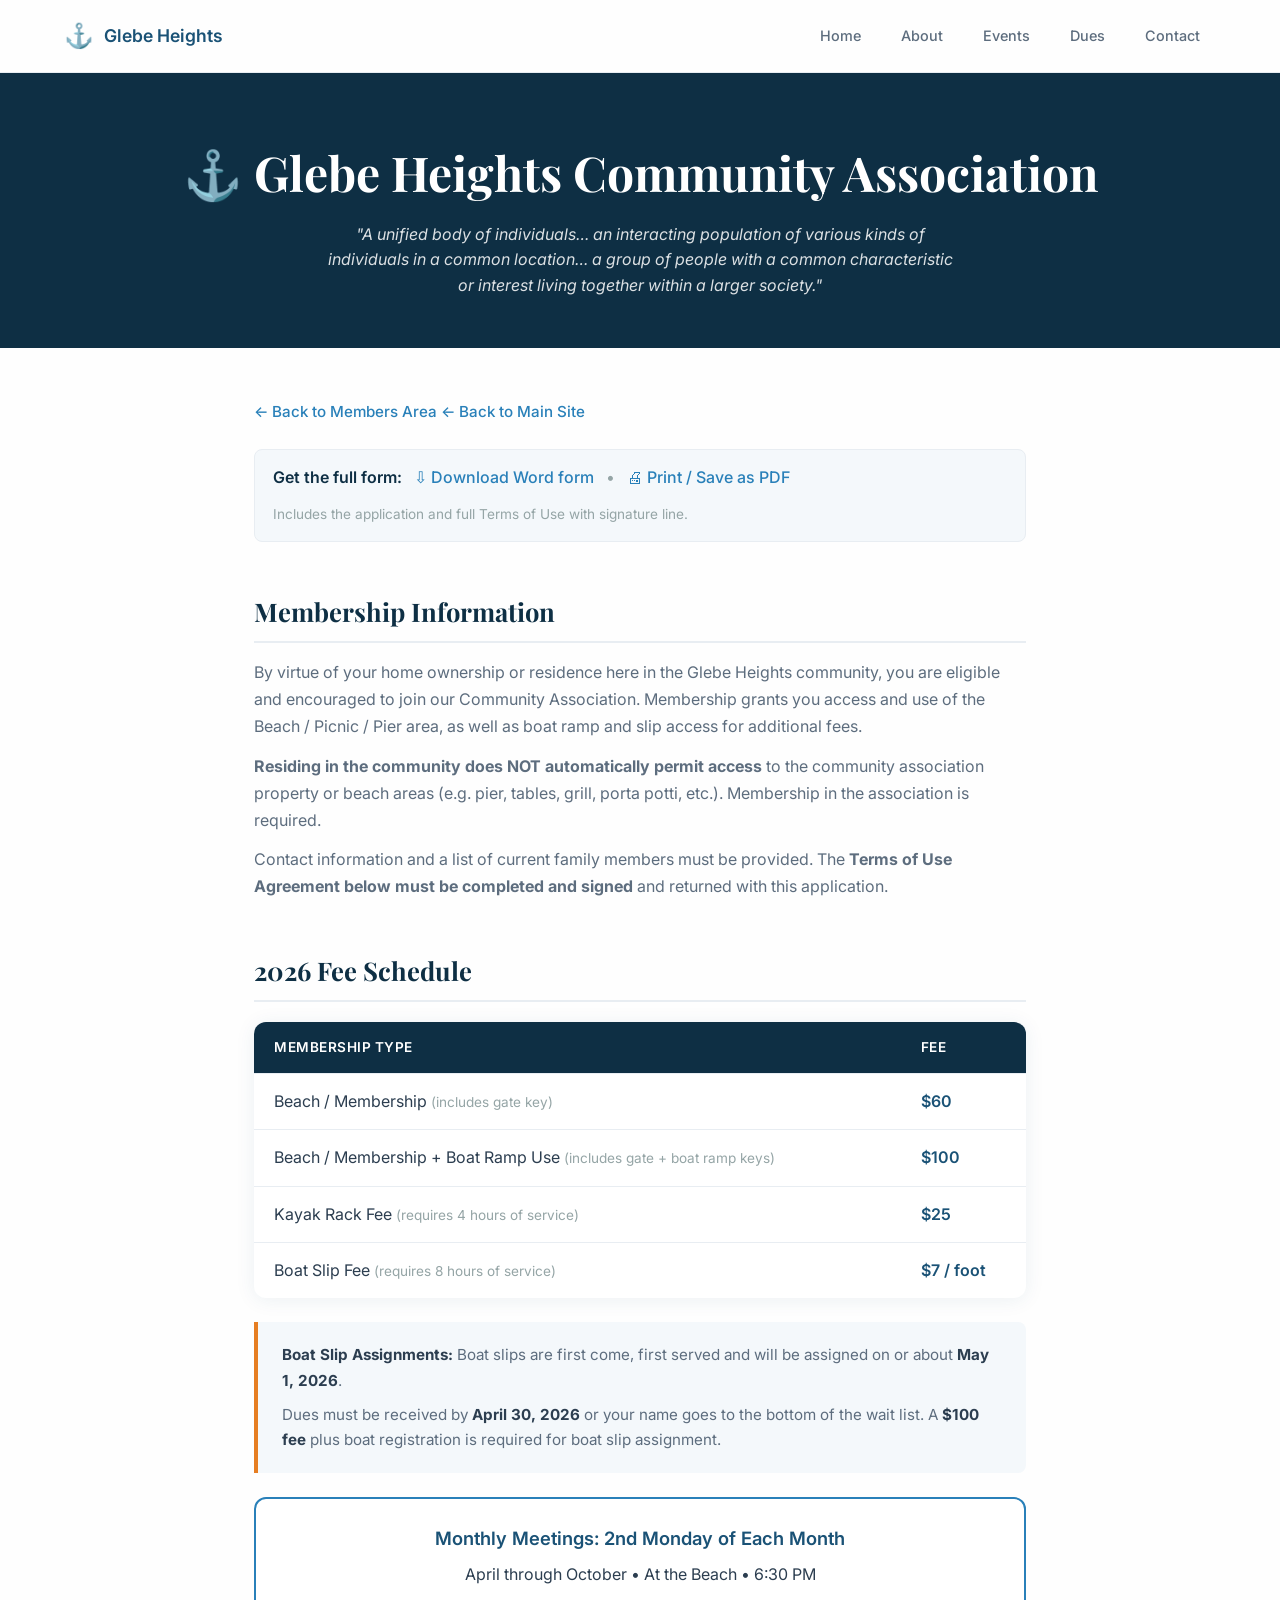
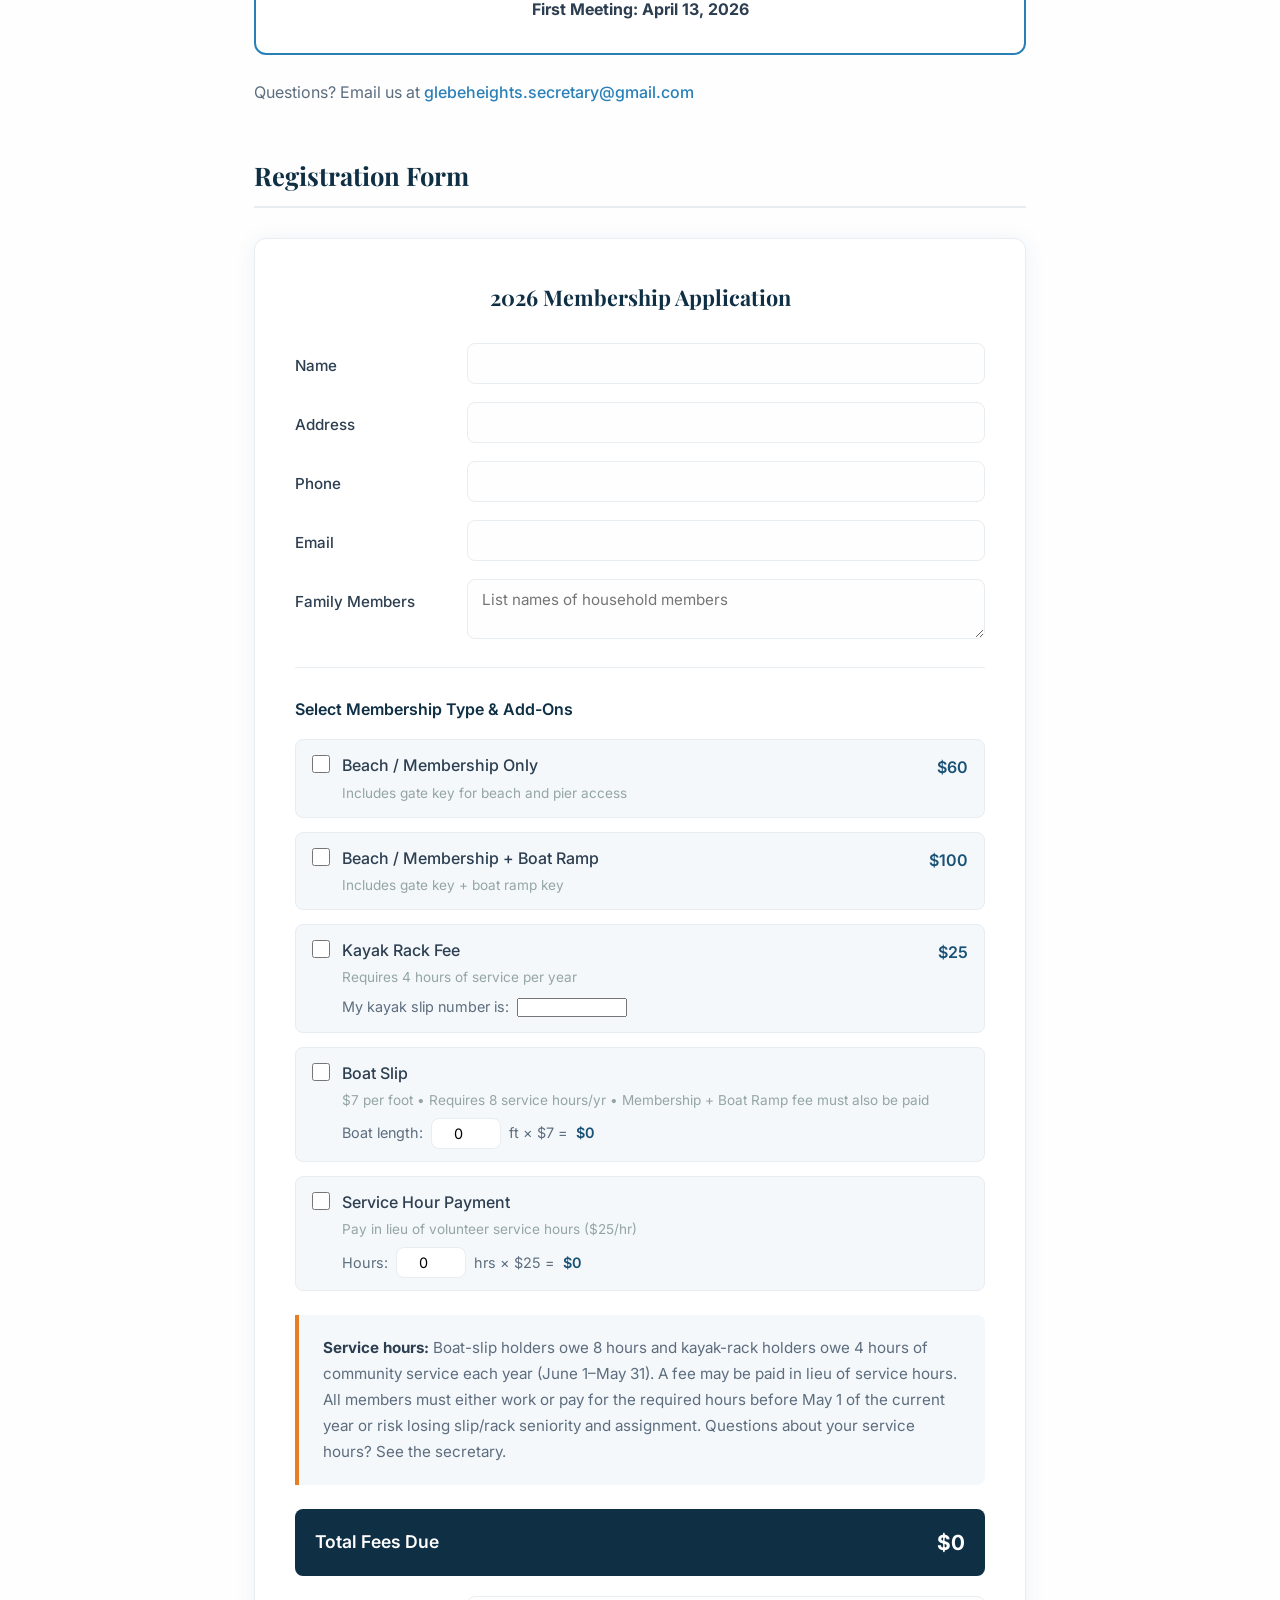
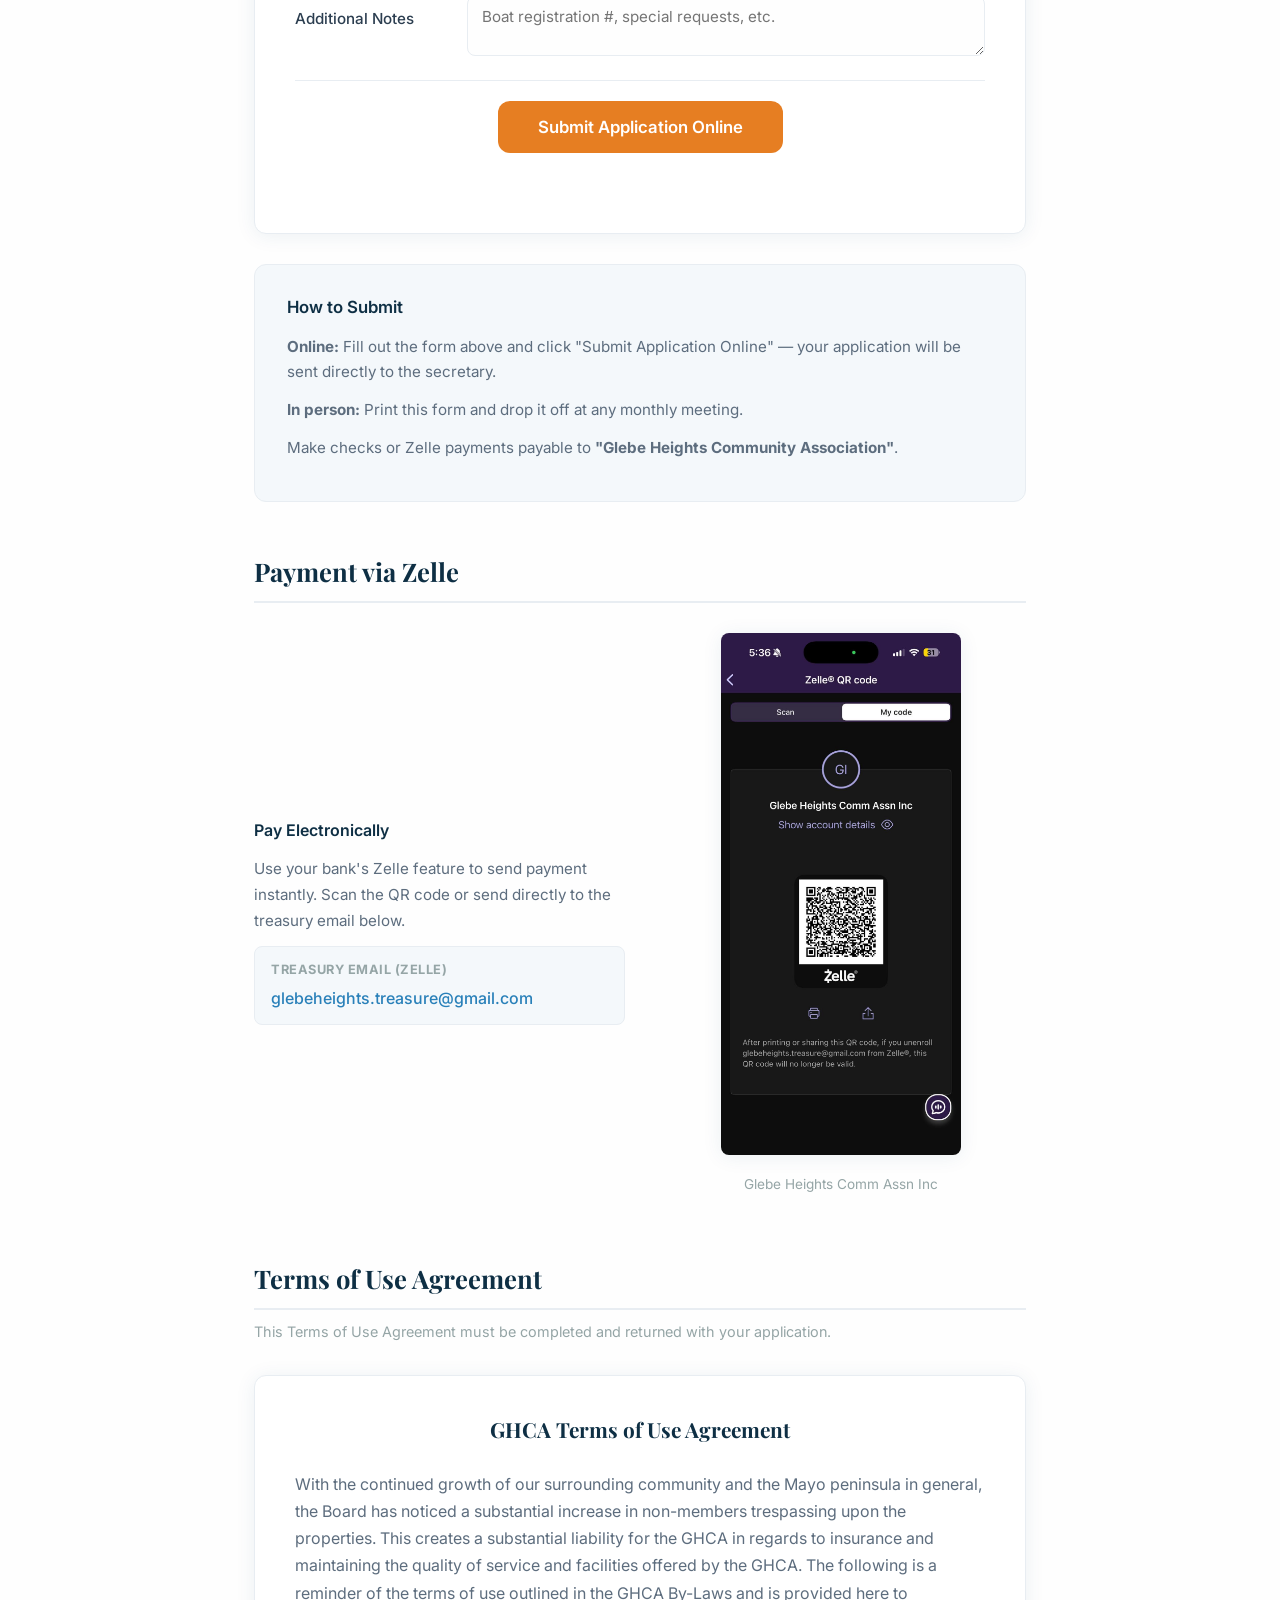
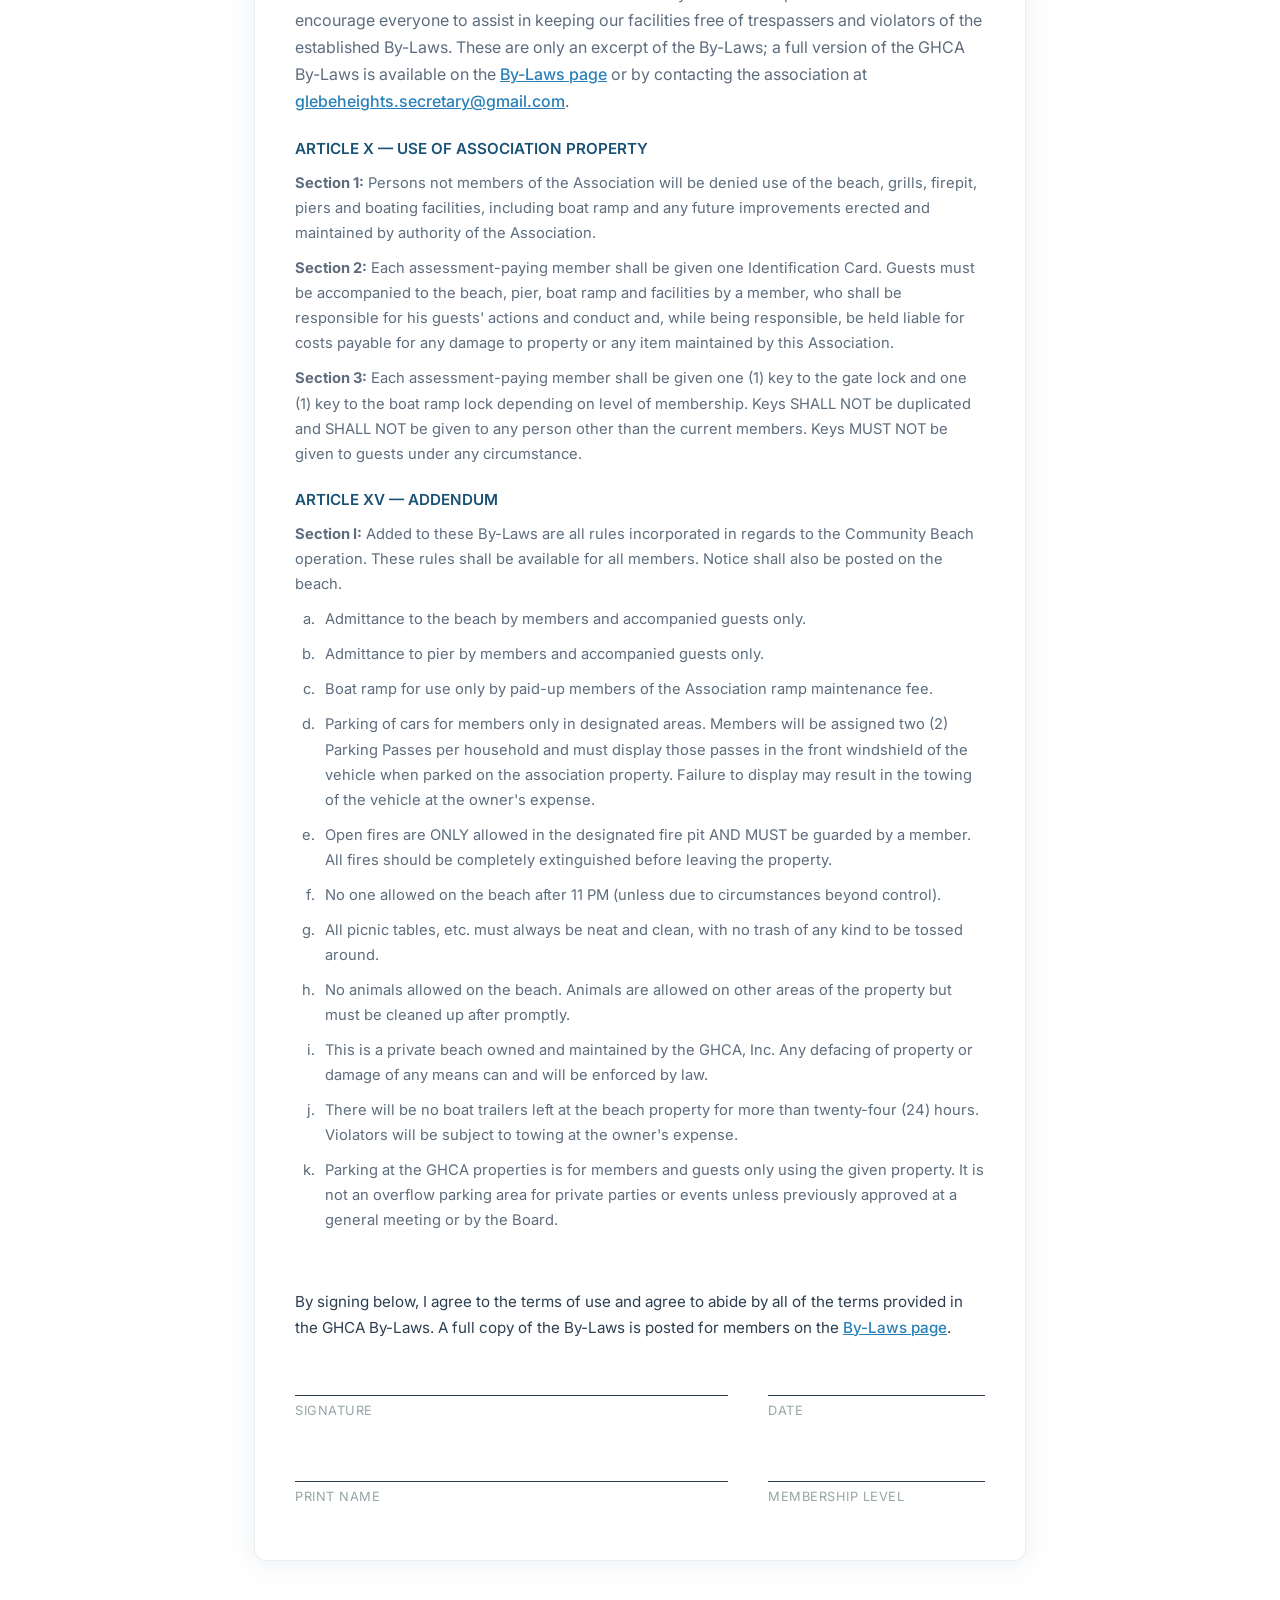
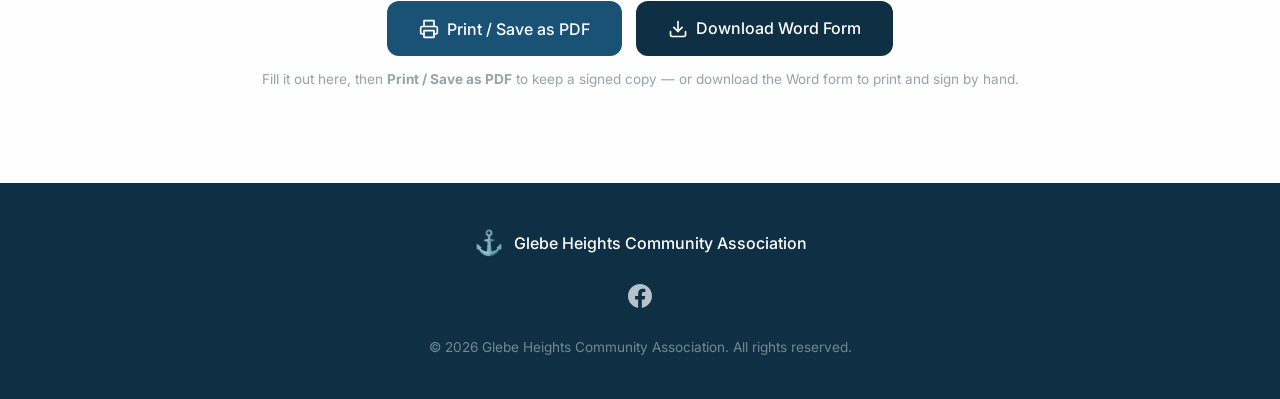
<file: membership.html>
<!DOCTYPE html>
<html lang="en">
<head>
    <meta charset="UTF-8">
    <meta name="viewport" content="width=device-width, initial-scale=1.0">
    <title>Membership Application | Glebe Heights Community Association</title>
    <meta name="description" content="Apply for membership in the Glebe Heights Community Association. Access the community beach, pier, boat ramp, and more.">
    <link rel="preconnect" href="https://fonts.googleapis.com">
    <link rel="preconnect" href="https://fonts.gstatic.com" crossorigin>
    <link href="https://fonts.googleapis.com/css2?family=Playfair+Display:wght@600;700&family=Inter:wght@300;400;500;600&display=swap" rel="stylesheet">
    <link rel="stylesheet" href="styles.css">
    <style>
        body.membership-page {
            padding-top: 72px;
        }

        .membership-hero {
            background: var(--primary-dark);
            color: white;
            text-align: center;
            padding: 60px 24px 50px;
        }

        .membership-hero h1 {
            font-family: 'Playfair Display', serif;
            font-size: clamp(2rem, 5vw, 3rem);
            font-weight: 700;
            margin-bottom: 8px;
        }

        .membership-hero .community-def {
            font-size: 1rem;
            font-style: italic;
            opacity: 0.85;
            max-width: 640px;
            margin: 0 auto;
            line-height: 1.6;
        }

        .membership-body {
            max-width: 820px;
            margin: 0 auto;
            padding: 50px 24px 80px;
        }

        .membership-body h2 {
            font-family: 'Playfair Display', serif;
            font-size: 1.6rem;
            font-weight: 700;
            color: var(--primary-dark);
            margin: 48px 0 16px;
            padding-bottom: 8px;
            border-bottom: 2px solid var(--border);
        }

        .membership-body h2:first-child {
            margin-top: 0;
        }

        .membership-body p,
        .membership-body li {
            color: var(--text-light);
            line-height: 1.7;
            margin-bottom: 12px;
        }

        .membership-body ul {
            list-style: none;
            padding: 0;
        }

        .membership-body ul li {
            position: relative;
            padding-left: 24px;
        }

        .membership-body ul li::before {
            content: '•';
            position: absolute;
            left: 6px;
            color: var(--accent);
            font-weight: 700;
            font-size: 1.2rem;
        }

        .fee-table {
            width: 100%;
            border-collapse: collapse;
            margin: 20px 0 24px;
            background: white;
            border-radius: var(--radius);
            overflow: hidden;
            box-shadow: var(--shadow);
        }

        .fee-table th,
        .fee-table td {
            padding: 14px 20px;
            text-align: left;
            border-bottom: 1px solid var(--border);
        }

        .fee-table th {
            background: var(--primary-dark);
            color: white;
            font-weight: 600;
            font-size: 0.85rem;
            text-transform: uppercase;
            letter-spacing: 0.5px;
        }

        .fee-table td {
            color: var(--text);
        }

        .fee-table tr:last-child td {
            border-bottom: none;
        }

        .fee-table tr:hover td {
            background: var(--bg-alt);
        }

        .fee-table td:last-child {
            font-weight: 600;
            color: var(--primary);
            white-space: nowrap;
        }

        .info-callout {
            background: var(--bg-alt);
            border-left: 4px solid var(--accent);
            border-radius: 0 var(--radius-sm) var(--radius-sm) 0;
            padding: 20px 24px;
            margin: 24px 0;
        }

        .info-callout p {
            margin-bottom: 8px;
            font-size: 0.95rem;
        }

        .info-callout p:last-child {
            margin-bottom: 0;
        }

        .info-callout strong {
            color: var(--text);
        }

        .meeting-highlight {
            background: white;
            border: 2px solid var(--primary-light);
            border-radius: var(--radius);
            padding: 24px 28px;
            margin: 24px 0;
            text-align: center;
        }

        .meeting-highlight p {
            margin-bottom: 6px;
            color: var(--text);
        }

        .meeting-highlight .meeting-time {
            font-size: 1.15rem;
            font-weight: 600;
            color: var(--primary);
        }

        /* Registration Form */
        .reg-form {
            background: white;
            border: 1px solid var(--border);
            border-radius: var(--radius);
            padding: 40px;
            box-shadow: var(--shadow);
            margin: 30px 0;
        }

        .reg-form h3 {
            font-family: 'Playfair Display', serif;
            font-size: 1.35rem;
            font-weight: 700;
            color: var(--primary-dark);
            margin-bottom: 28px;
            text-align: center;
        }

        .form-row {
            display: grid;
            grid-template-columns: 160px 1fr;
            align-items: start;
            margin-bottom: 18px;
            gap: 12px;
        }

        .form-row label {
            font-weight: 500;
            color: var(--text);
            padding-top: 10px;
            font-size: 0.95rem;
        }

        .form-row input[type="text"],
        .form-row input[type="email"],
        .form-row input[type="tel"],
        .form-row textarea {
            width: 100%;
            padding: 10px 14px;
            border: 1px solid var(--border);
            border-radius: var(--radius-sm);
            font-family: 'Inter', sans-serif;
            font-size: 0.95rem;
            color: var(--text);
            background: var(--bg);
            transition: var(--transition);
        }

        .form-row input:focus,
        .form-row textarea:focus {
            outline: none;
            border-color: var(--primary-light);
            box-shadow: 0 0 0 3px rgba(41, 128, 185, 0.12);
        }

        .form-row textarea {
            resize: vertical;
            min-height: 60px;
        }

        .form-divider {
            border: none;
            border-top: 1px solid var(--border);
            margin: 28px 0;
        }

        /* Membership Checkboxes */
        .membership-options {
            margin: 24px 0;
        }

        .membership-options h4 {
            font-weight: 600;
            color: var(--primary-dark);
            margin-bottom: 16px;
            font-size: 1rem;
        }

        .option-item {
            display: flex;
            align-items: flex-start;
            gap: 12px;
            margin-bottom: 14px;
            padding: 12px 16px;
            border: 1px solid var(--border);
            border-radius: var(--radius-sm);
            background: var(--bg-alt);
            transition: var(--transition);
        }

        .option-item:hover {
            border-color: var(--primary-light);
        }

        .option-item input[type="checkbox"] {
            margin-top: 3px;
            width: 18px;
            height: 18px;
            accent-color: var(--primary);
            flex-shrink: 0;
        }

        .option-label {
            flex: 1;
        }

        .option-label .option-name {
            font-weight: 500;
            color: var(--text);
            display: block;
        }

        .option-label .option-detail {
            font-size: 0.85rem;
            color: var(--text-muted);
            display: block;
            margin-top: 2px;
        }

        .option-price {
            font-weight: 600;
            color: var(--primary);
            white-space: nowrap;
            padding-top: 2px;
        }

        .option-calc {
            display: flex;
            align-items: center;
            gap: 8px;
            margin-top: 6px;
            font-size: 0.9rem;
            color: var(--text-light);
        }

        .option-calc input[type="number"] {
            width: 70px;
            padding: 6px 10px;
            border: 1px solid var(--border);
            border-radius: var(--radius-sm);
            font-family: 'Inter', sans-serif;
            font-size: 0.9rem;
            text-align: center;
        }

        .option-calc input[type="number"]:focus {
            outline: none;
            border-color: var(--primary-light);
            box-shadow: 0 0 0 3px rgba(41, 128, 185, 0.12);
        }

        .option-calc .calc-result {
            font-weight: 600;
            color: var(--primary);
        }

        .total-row {
            display: flex;
            justify-content: space-between;
            align-items: center;
            margin-top: 24px;
            padding: 16px 20px;
            background: var(--primary-dark);
            color: white;
            border-radius: var(--radius-sm);
            font-size: 1.1rem;
        }

        .total-row .total-label {
            font-weight: 600;
        }

        .total-row .total-amount {
            font-size: 1.3rem;
            font-weight: 700;
        }

        /* Return Info */
        .return-info {
            background: var(--bg-alt);
            border-radius: var(--radius);
            padding: 28px 32px;
            margin: 30px 0;
            border: 1px solid var(--border);
        }

        .return-info h4 {
            font-weight: 600;
            color: var(--primary-dark);
            margin-bottom: 12px;
            font-size: 1.05rem;
        }

        .return-info p {
            font-size: 0.95rem;
        }

        .return-info a {
            color: var(--primary-light);
            text-decoration: none;
            font-weight: 500;
        }

        .return-info a:hover {
            color: var(--accent);
        }

        /* Payment Section */
        .payment-section {
            display: grid;
            grid-template-columns: 1fr 1fr;
            gap: 30px;
            align-items: center;
            margin: 30px 0;
        }

        .payment-info h4 {
            font-weight: 600;
            color: var(--primary-dark);
            margin-bottom: 12px;
        }

        .payment-info p {
            font-size: 0.95rem;
        }

        .payment-info .payment-email {
            background: var(--bg-alt);
            border: 1px solid var(--border);
            border-radius: var(--radius-sm);
            padding: 12px 16px;
            margin-top: 12px;
        }

        .payment-info .payment-email strong {
            font-size: 0.8rem;
            text-transform: uppercase;
            letter-spacing: 0.5px;
            display: block;
            margin-bottom: 4px;
            color: var(--text-muted);
        }

        .payment-info .payment-email a {
            color: var(--primary-light);
            text-decoration: none;
            font-weight: 500;
        }

        .payment-qr {
            text-align: center;
        }

        .payment-qr img {
            max-width: 240px;
            width: 100%;
            border-radius: var(--radius-sm);
            box-shadow: var(--shadow);
        }

        .payment-qr p {
            margin-top: 10px;
            font-size: 0.85rem;
            color: var(--text-muted);
        }

        /* Terms of Use */
        .terms-section {
            background: white;
            border: 1px solid var(--border);
            border-radius: var(--radius);
            padding: 36px 40px;
            margin: 30px 0;
            box-shadow: var(--shadow);
        }

        .terms-section h3 {
            font-family: 'Playfair Display', serif;
            font-size: 1.3rem;
            font-weight: 700;
            color: var(--primary-dark);
            text-align: center;
            margin-bottom: 24px;
        }

        .terms-section h4 {
            font-weight: 600;
            color: var(--primary);
            margin: 20px 0 10px;
            font-size: 0.95rem;
        }

        .terms-section ol {
            padding-left: 24px;
            margin-bottom: 16px;
        }

        .terms-section ol li {
            padding-left: 6px;
            margin-bottom: 10px;
            font-size: 0.92rem;
        }

        .sig-block {
            margin-top: 36px;
            padding-top: 20px;
        }

        .sig-line {
            display: grid;
            grid-template-columns: 2fr 1fr;
            gap: 40px;
            margin-bottom: 16px;
        }

        .sig-field {
            border-bottom: 1px solid var(--text);
            padding-bottom: 6px;
            min-height: 36px;
        }

        .sig-field-label {
            font-size: 0.8rem;
            color: var(--text-muted);
            margin-top: 4px;
            text-transform: uppercase;
            letter-spacing: 0.5px;
        }

        /* Print Button */
        .print-bar {
            text-align: center;
            margin: 40px 0 20px;
        }

        .btn-print {
            display: inline-flex;
            align-items: center;
            gap: 8px;
            padding: 14px 32px;
            background: var(--primary);
            color: white;
            border: none;
            border-radius: var(--radius);
            font-family: 'Inter', sans-serif;
            font-size: 1rem;
            font-weight: 500;
            cursor: pointer;
            transition: var(--transition);
        }

        .btn-print:hover {
            background: var(--primary-light);
            transform: translateY(-2px);
            box-shadow: 0 4px 20px rgba(26, 82, 118, 0.25);
        }

        .form-actions {
            text-align: center;
            margin-top: 24px;
            padding-top: 20px;
            border-top: 1px solid var(--border);
        }

        .btn-submit {
            display: inline-flex;
            align-items: center;
            gap: 8px;
            padding: 16px 40px;
            background: var(--accent);
            color: white;
            border: none;
            border-radius: var(--radius);
            font-family: 'Inter', sans-serif;
            font-size: 1.05rem;
            font-weight: 600;
            cursor: pointer;
            transition: var(--transition);
        }

        .btn-submit:hover {
            background: #e67e22;
            transform: translateY(-2px);
            box-shadow: 0 4px 20px rgba(211, 84, 0, 0.3);
        }

        .btn-submit:disabled {
            opacity: 0.6;
            cursor: not-allowed;
            transform: none;
        }

        .form-status {
            margin-top: 12px;
            font-size: 0.9rem;
            font-weight: 500;
        }

        .form-status.success {
            color: #27ae60;
        }

        .form-status.error {
            color: #e74c3c;
        }

        .back-link {
            display: inline-flex;
            align-items: center;
            gap: 6px;
            color: var(--primary-light);
            text-decoration: none;
            font-weight: 500;
            font-size: 0.95rem;
            margin-bottom: 10px;
            transition: var(--transition);
        }

        .back-link:hover {
            color: var(--accent);
        }

        /* Responsive */
        @media (max-width: 768px) {
            .membership-body {
                padding: 30px 16px 60px;
            }

            .reg-form {
                padding: 24px 20px;
            }

            .form-row {
                grid-template-columns: 1fr;
                gap: 4px;
            }

            .form-row label {
                padding-top: 0;
            }

            .payment-section {
                grid-template-columns: 1fr;
            }

            .sig-line {
                grid-template-columns: 1fr;
                gap: 24px;
            }

            .terms-section {
                padding: 24px 20px;
            }

            .fee-table th,
            .fee-table td {
                padding: 10px 14px;
                font-size: 0.9rem;
            }
        }

        /* Print Styles */
        @media print {
            body.membership-page {
                padding-top: 0;
            }

            .header,
            .footer,
            .print-bar,
            .back-link,
            .no-print {
                display: none !important;
            }

            .membership-hero {
                background: none !important;
                color: var(--text) !important;
                padding: 20px 0 10px;
                -webkit-print-color-adjust: exact;
                print-color-adjust: exact;
            }

            .membership-hero h1 {
                font-size: 1.8rem;
                color: var(--primary-dark);
            }

            .membership-hero .community-def {
                color: var(--text-light);
            }

            .membership-body {
                padding: 10px 0;
            }

            .membership-body h2 {
                margin-top: 24px;
                font-size: 1.3rem;
                break-after: avoid;
            }

            .reg-form,
            .terms-section {
                box-shadow: none;
                border: 1px solid #ccc;
                padding: 20px;
                break-inside: avoid;
            }

            .fee-table {
                box-shadow: none;
            }

            .fee-table th {
                background: var(--primary-dark) !important;
                color: white !important;
                -webkit-print-color-adjust: exact;
                print-color-adjust: exact;
            }

            .info-callout {
                border-left: 3px solid var(--accent);
                -webkit-print-color-adjust: exact;
                print-color-adjust: exact;
            }

            .total-row {
                background: var(--primary-dark) !important;
                color: white !important;
                -webkit-print-color-adjust: exact;
                print-color-adjust: exact;
            }

            .option-item {
                break-inside: avoid;
            }

            .payment-qr img {
                max-width: 180px;
            }

            a[href]::after {
                content: none;
            }
        }
    </style>
</head>
<body class="membership-page">
    <header class="header" id="header">
        <div class="container header-inner">
            <a href="index.html" class="logo">
                <span class="logo-icon">⚓</span>
                <span class="logo-text">Glebe Heights</span>
            </a>
            <nav class="nav" id="nav">
                <a href="index.html" class="nav-link">Home</a>
                <a href="index.html#about" class="nav-link">About</a>
                <a href="index.html#events" class="nav-link">Events</a>
                <a href="index.html#dues" class="nav-link">Dues</a>
                <a href="index.html#contact" class="nav-link">Contact</a>
            </nav>
            <button class="mobile-toggle" id="mobile-toggle" aria-label="Toggle navigation">
                <span></span>
                <span></span>
                <span></span>
            </button>
        </div>
    </header>

    <section class="membership-hero">
        <h1>⚓ Glebe Heights Community Association</h1>
        <p class="community-def">"A unified body of individuals&hellip; an interacting population of various kinds of individuals in a common location&hellip; a group of people with a common characteristic or interest living together within a larger society."</p>
    </section>

    <div class="membership-body">
        <a href="members.html" class="back-link">&larr; Back to Members Area</a>
        <a href="index.html" class="back-link">&larr; Back to Main Site</a>

        <div class="no-print" style="display:flex;gap:12px;flex-wrap:wrap;align-items:center;margin:14px 0 4px;padding:14px 18px;background:var(--bg-alt);border:1px solid var(--border);border-radius:var(--radius-sm);">
            <span style="font-weight:600;color:var(--primary-dark);">Get the full form:</span>
            <a href="forms/2026-GHCA-Membership-Form.docx" download style="color:var(--primary-light);text-decoration:none;font-weight:500;">&#8681; Download Word form</a>
            <span style="color:var(--text-muted);">&bull;</span>
            <a href="#" onclick="window.print();return false;" style="color:var(--primary-light);text-decoration:none;font-weight:500;">&#128424; Print / Save as PDF</a>
            <span style="color:var(--text-muted);font-size:0.85rem;">Includes the application and full Terms of Use with signature line.</span>
        </div>

        <h2>Membership Information</h2>
        <p>By virtue of your home ownership or residence here in the Glebe Heights community, you are eligible and encouraged to join our Community Association. Membership grants you access and use of the Beach / Picnic / Pier area, as well as boat ramp and slip access for additional fees.</p>
        <p><strong>Residing in the community does NOT automatically permit access</strong> to the community association property or beach areas (e.g. pier, tables, grill, porta potti, etc.). Membership in the association is required.</p>
        <p>Contact information and a list of current family members must be provided. The <strong>Terms of Use Agreement below must be completed and signed</strong> and returned with this application.</p>

        <h2>2026 Fee Schedule</h2>
        <table class="fee-table">
            <thead>
                <tr>
                    <th>Membership Type</th>
                    <th>Fee</th>
                </tr>
            </thead>
            <tbody>
                <tr>
                    <td>Beach / Membership <span style="color: var(--text-muted); font-size: 0.85rem;">(includes gate key)</span></td>
                    <td>$60</td>
                </tr>
                <tr>
                    <td>Beach / Membership + Boat Ramp Use <span style="color: var(--text-muted); font-size: 0.85rem;">(includes gate + boat ramp keys)</span></td>
                    <td>$100</td>
                </tr>
                <tr>
                    <td>Kayak Rack Fee <span style="color: var(--text-muted); font-size: 0.85rem;">(requires 4 hours of service)</span></td>
                    <td>$25</td>
                </tr>
                <tr>
                    <td>Boat Slip Fee <span style="color: var(--text-muted); font-size: 0.85rem;">(requires 8 hours of service)</span></td>
                    <td>$7 / foot</td>
                </tr>
            </tbody>
        </table>

        <div class="info-callout">
            <p><strong>Boat Slip Assignments:</strong> Boat slips are first come, first served and will be assigned on or about <strong>May 1, 2026</strong>.</p>
            <p>Dues must be received by <strong>April 30, 2026</strong> or your name goes to the bottom of the wait list. A <strong>$100 fee</strong> plus boat registration is required for boat slip assignment.</p>
        </div>

        <div class="meeting-highlight">
            <p class="meeting-time">Monthly Meetings: 2nd Monday of Each Month</p>
            <p>April through October &bull; At the Beach &bull; 6:30 PM</p>
            <p style="margin-top: 8px;"><strong>First Meeting: April 13, 2026</strong></p>
        </div>

        <p>Questions? Email us at <a href="mailto:glebeheights.secretary@gmail.com" style="color: var(--primary-light); text-decoration: none; font-weight: 500;">glebeheights.secretary@gmail.com</a></p>

        <h2>Registration Form</h2>
        <form id="membership-form" class="reg-form" onsubmit="return submitForm(event)">
            <h3>2026 Membership Application</h3>

            <div class="form-row">
                <label for="reg-name">Name</label>
                <input type="text" id="reg-name" name="name" autocomplete="name">
            </div>
            <div class="form-row">
                <label for="reg-address">Address</label>
                <input type="text" id="reg-address" name="address" autocomplete="street-address">
            </div>
            <div class="form-row">
                <label for="reg-phone">Phone</label>
                <input type="tel" id="reg-phone" name="phone" autocomplete="tel">
            </div>
            <div class="form-row">
                <label for="reg-email">Email</label>
                <input type="email" id="reg-email" name="email" autocomplete="email">
            </div>
            <div class="form-row">
                <label for="reg-family">Family Members</label>
                <textarea id="reg-family" name="family_members" rows="2" placeholder="List names of household members"></textarea>
            </div>

            <hr class="form-divider">

            <div class="membership-options">
                <h4>Select Membership Type &amp; Add-Ons</h4>

                <div class="option-item">
                    <input type="checkbox" id="opt-beach" name="membership_beach" value="Beach Only - $60" onchange="calculateTotal()">
                    <div class="option-label">
                        <span class="option-name">Beach / Membership Only</span>
                        <span class="option-detail">Includes gate key for beach and pier access</span>
                    </div>
                    <span class="option-price">$60</span>
                </div>

                <div class="option-item">
                    <input type="checkbox" id="opt-boat-ramp" name="membership_boat_ramp" value="Beach + Boat Ramp - $100" onchange="calculateTotal()">
                    <div class="option-label">
                        <span class="option-name">Beach / Membership + Boat Ramp</span>
                        <span class="option-detail">Includes gate key + boat ramp key</span>
                    </div>
                    <span class="option-price">$100</span>
                </div>

                <div class="option-item">
                    <input type="checkbox" id="opt-kayak" name="membership_kayak" value="Kayak Rack - $25" onchange="calculateTotal()">
                    <div class="option-label">
                        <span class="option-name">Kayak Rack Fee</span>
                        <span class="option-detail">Requires 4 hours of service per year</span>
                        <div class="option-calc">
                            <label for="kayak-slip">My kayak slip number is:</label>
                            <input type="text" id="kayak-slip" name="kayak_slip_number" maxlength="10" style="width:110px;text-align:center;">
                        </div>
                    </div>
                    <span class="option-price">$25</span>
                </div>

                <div class="option-item">
                    <input type="checkbox" id="opt-slip" name="membership_boat_slip" value="Boat Slip" onchange="calculateTotal()">
                    <div class="option-label">
                        <span class="option-name">Boat Slip</span>
                        <span class="option-detail">$7 per foot &bull; Requires 8 service hours/yr &bull; Membership + Boat Ramp fee must also be paid</span>
                        <div class="option-calc">
                            <label for="slip-length">Boat length:</label>
                            <input type="number" id="slip-length" name="boat_length_ft" min="0" max="99" value="0" onchange="calculateTotal()" oninput="calculateTotal()">
                            <span>ft &times; $7 =</span>
                            <span class="calc-result" id="slip-total">$0</span>
                        </div>
                    </div>
                </div>

                <div class="option-item">
                    <input type="checkbox" id="opt-service" name="service_hour_payment" value="Service Hours" onchange="calculateTotal()">
                    <div class="option-label">
                        <span class="option-name">Service Hour Payment</span>
                        <span class="option-detail">Pay in lieu of volunteer service hours ($25/hr)</span>
                        <div class="option-calc">
                            <label for="service-hours">Hours:</label>
                            <input type="number" id="service-hours" name="service_hours_qty" min="0" max="99" value="0" onchange="calculateTotal()" oninput="calculateTotal()">
                            <span>hrs &times; $25 =</span>
                            <span class="calc-result" id="service-total">$0</span>
                        </div>
                    </div>
                </div>
            </div>

            <div class="info-callout" style="margin-top:8px;">
                <p style="margin-bottom:0;"><strong>Service hours:</strong> Boat-slip holders owe 8 hours and kayak-rack holders owe 4 hours of community service each year (June 1&ndash;May 31). A fee may be paid in lieu of service hours. All members must either work or pay for the required hours before May 1 of the current year or risk losing slip/rack seniority and assignment. Questions about your service hours? See the secretary.</p>
            </div>

            <div class="total-row">
                <span class="total-label">Total Fees Due</span>
                <span class="total-amount" id="grand-total">$0</span>
            </div>
            <input type="hidden" id="total-hidden" name="total_fees_due" value="$0">

            <div class="form-row" style="margin-top: 20px;">
                <label for="reg-notes">Additional Notes</label>
                <textarea id="reg-notes" name="notes" rows="2" placeholder="Boat registration #, special requests, etc."></textarea>
            </div>

            <div class="form-actions no-print">
                <button type="submit" class="btn-submit" id="submit-btn">Submit Application Online</button>
                <div id="form-status" class="form-status"></div>
            </div>
        </form>

        <div class="return-info">
            <h4>How to Submit</h4>
            <p><strong>Online:</strong> Fill out the form above and click "Submit Application Online" — your application will be sent directly to the secretary.</p>
            <p><strong>In person:</strong> Print this form and drop it off at any monthly meeting.</p>
            <p>Make checks or Zelle payments payable to <strong>"Glebe Heights Community Association"</strong>.</p>
        </div>

        <h2>Payment via Zelle</h2>
        <div class="payment-section">
            <div class="payment-info">
                <h4>Pay Electronically</h4>
                <p>Use your bank's Zelle feature to send payment instantly. Scan the QR code or send directly to the treasury email below.</p>
                <div class="payment-email">
                    <strong>Treasury Email (Zelle)</strong>
                    <a href="mailto:glebeheights.treasure@gmail.com">glebeheights.treasure@gmail.com</a>
                </div>
            </div>
            <div class="payment-qr">
                <img src="images/zelle.jpg" alt="Zelle QR code for Glebe Heights Comm Assn Inc">
                <p>Glebe Heights Comm Assn Inc</p>
            </div>
        </div>

        <h2>Terms of Use Agreement</h2>
        <p style="font-size:0.9rem;color:var(--text-muted);margin-top:-6px;">This Terms of Use Agreement must be completed and returned with your application.</p>
        <div class="terms-section">
            <h3>GHCA Terms of Use Agreement</h3>

            <p>With the continued growth of our surrounding community and the Mayo peninsula in general, the Board has noticed a substantial increase in non-members trespassing upon the properties. This creates a substantial liability for the GHCA in regards to insurance and maintaining the quality of service and facilities offered by the GHCA. The following is a reminder of the terms of use outlined in the GHCA By-Laws and is provided here to encourage everyone to assist in keeping our facilities free of trespassers and violators of the established By-Laws. These are only an excerpt of the By-Laws; a full version of the GHCA By-Laws is available on the <a href="bylaws.html" style="color:var(--primary-light);font-weight:500;">By-Laws page</a> or by contacting the association at <a href="mailto:glebeheights.secretary@gmail.com" style="color:var(--primary-light);font-weight:500;">glebeheights.secretary@gmail.com</a>.</p>

            <h4>ARTICLE X &mdash; USE OF ASSOCIATION PROPERTY</h4>
            <p style="font-size:0.92rem;margin-bottom:10px;"><strong>Section 1:</strong> Persons not members of the Association will be denied use of the beach, grills, firepit, piers and boating facilities, including boat ramp and any future improvements erected and maintained by authority of the Association.</p>
            <p style="font-size:0.92rem;margin-bottom:10px;"><strong>Section 2:</strong> Each assessment-paying member shall be given one Identification Card. Guests must be accompanied to the beach, pier, boat ramp and facilities by a member, who shall be responsible for his guests' actions and conduct and, while being responsible, be held liable for costs payable for any damage to property or any item maintained by this Association.</p>
            <p style="font-size:0.92rem;margin-bottom:10px;"><strong>Section 3:</strong> Each assessment-paying member shall be given one (1) key to the gate lock and one (1) key to the boat ramp lock depending on level of membership. Keys SHALL NOT be duplicated and SHALL NOT be given to any person other than the current members. Keys MUST NOT be given to guests under any circumstance.</p>

            <h4>ARTICLE XV &mdash; ADDENDUM</h4>
            <p style="font-size:0.92rem;margin-bottom:10px;"><strong>Section I:</strong> Added to these By-Laws are all rules incorporated in regards to the Community Beach operation. These rules shall be available for all members. Notice shall also be posted on the beach.</p>
            <ol type="a">
                <li>Admittance to the beach by members and accompanied guests only.</li>
                <li>Admittance to pier by members and accompanied guests only.</li>
                <li>Boat ramp for use only by paid-up members of the Association ramp maintenance fee.</li>
                <li>Parking of cars for members only in designated areas. Members will be assigned two (2) Parking Passes per household and must display those passes in the front windshield of the vehicle when parked on the association property. Failure to display may result in the towing of the vehicle at the owner's expense.</li>
                <li>Open fires are ONLY allowed in the designated fire pit AND MUST be guarded by a member. All fires should be completely extinguished before leaving the property.</li>
                <li>No one allowed on the beach after 11 PM (unless due to circumstances beyond control).</li>
                <li>All picnic tables, etc. must always be neat and clean, with no trash of any kind to be tossed around.</li>
                <li>No animals allowed on the beach. Animals are allowed on other areas of the property but must be cleaned up after promptly.</li>
                <li>This is a private beach owned and maintained by the GHCA, Inc. Any defacing of property or damage of any means can and will be enforced by law.</li>
                <li>There will be no boat trailers left at the beach property for more than twenty-four (24) hours. Violators will be subject to towing at the owner's expense.</li>
                <li>Parking at the GHCA properties is for members and guests only using the given property. It is not an overflow parking area for private parties or events unless previously approved at a general meeting or by the Board.</li>
            </ol>

            <div class="sig-block">
                <p style="margin-bottom: 20px; font-size: 0.95rem; color: var(--text);">By signing below, I agree to the terms of use and agree to abide by all of the terms provided in the GHCA By-Laws. A full copy of the By-Laws is posted for members on the <a href="bylaws.html" style="color:var(--primary-light);font-weight:500;">By-Laws page</a>.</p>
                <div class="sig-line">
                    <div>
                        <div class="sig-field"></div>
                        <div class="sig-field-label">Signature</div>
                    </div>
                    <div>
                        <div class="sig-field"></div>
                        <div class="sig-field-label">Date</div>
                    </div>
                </div>
                <div class="sig-line" style="margin-top:24px;">
                    <div>
                        <div class="sig-field"></div>
                        <div class="sig-field-label">Print Name</div>
                    </div>
                    <div>
                        <div class="sig-field"></div>
                        <div class="sig-field-label">Membership Level</div>
                    </div>
                </div>
            </div>
        </div>

        <div class="print-bar no-print" style="display:flex;gap:14px;justify-content:center;flex-wrap:wrap;">
            <button class="btn-print" onclick="window.print()">
                <svg width="20" height="20" viewBox="0 0 24 24" fill="none" stroke="currentColor" stroke-width="2" stroke-linecap="round" stroke-linejoin="round"><path d="M6 9V2h12v7"/><path d="M6 18H4a2 2 0 0 1-2-2v-5a2 2 0 0 1 2-2h16a2 2 0 0 1 2 2v5a2 2 0 0 1-2 2h-2"/><rect x="6" y="14" width="12" height="8"/></svg>
                Print / Save as PDF
            </button>
            <a class="btn-print" href="forms/2026-GHCA-Membership-Form.docx" download style="background:var(--primary-dark);text-decoration:none;">
                <svg width="20" height="20" viewBox="0 0 24 24" fill="none" stroke="currentColor" stroke-width="2" stroke-linecap="round" stroke-linejoin="round"><path d="M21 15v4a2 2 0 0 1-2 2H5a2 2 0 0 1-2-2v-4"/><polyline points="7 10 12 15 17 10"/><line x1="12" y1="15" x2="12" y2="3"/></svg>
                Download Word Form
            </a>
        </div>
        <p class="no-print" style="text-align:center;font-size:0.85rem;color:var(--text-muted);margin-top:-8px;">Fill it out here, then <strong>Print / Save as PDF</strong> to keep a signed copy &mdash; or download the Word form to print and sign by hand.</p>
    </div>

    <footer class="footer">
        <div class="container footer-inner">
            <div class="footer-brand">
                <span class="logo-icon">⚓</span>
                <span>Glebe Heights Community Association</span>
            </div>
            <div class="footer-links">
                <a href="https://www.facebook.com/groups/2401248880153425" target="_blank" rel="noopener" aria-label="Facebook">
                    <svg width="24" height="24" viewBox="0 0 24 24" fill="currentColor"><path d="M24 12.073c0-6.627-5.373-12-12-12s-12 5.373-12 12c0 5.99 4.388 10.954 10.125 11.854v-8.385H7.078v-3.47h3.047V9.43c0-3.007 1.792-4.669 4.533-4.669 1.312 0 2.686.235 2.686.235v2.953H15.83c-1.491 0-1.956.925-1.956 1.874v2.25h3.328l-.532 3.47h-2.796v8.385C19.612 23.027 24 18.062 24 12.073z"/></svg>
                </a>
            </div>
            <p class="footer-copy">&copy; 2026 Glebe Heights Community Association. All rights reserved.</p>
        </div>
    </footer>

    <script>
        // Mobile nav toggle
        const toggle = document.getElementById('mobile-toggle');
        const nav = document.getElementById('nav');
        if (toggle && nav) {
            toggle.addEventListener('click', () => {
                toggle.classList.toggle('active');
                nav.classList.toggle('active');
            });
        }

        function calculateTotal() {
            let total = 0;

            if (document.getElementById('opt-beach').checked) total += 60;
            if (document.getElementById('opt-boat-ramp').checked) total += 100;
            if (document.getElementById('opt-kayak').checked) total += 25;

            const slipLen = parseInt(document.getElementById('slip-length').value) || 0;
            const slipCost = document.getElementById('opt-slip').checked ? slipLen * 7 : 0;
            document.getElementById('slip-total').textContent = '$' + slipCost;
            total += slipCost;

            const serviceHrs = parseInt(document.getElementById('service-hours').value) || 0;
            const serviceCost = document.getElementById('opt-service').checked ? serviceHrs * 25 : 0;
            document.getElementById('service-total').textContent = '$' + serviceCost;
            total += serviceCost;

            document.getElementById('grand-total').textContent = '$' + total;
            document.getElementById('total-hidden').value = '$' + total;
        }

        function submitForm(e) {
            e.preventDefault();
            const name = document.getElementById('reg-name').value.trim();
            const address = document.getElementById('reg-address').value.trim();
            const phone = document.getElementById('reg-phone').value.trim();
            const email = document.getElementById('reg-email').value.trim();
            const family = document.getElementById('reg-family').value.trim();
            const notes = document.getElementById('reg-notes').value.trim();
            const total = document.getElementById('grand-total').textContent;

            if (!name || !email) {
                const status = document.getElementById('form-status');
                status.textContent = 'Please fill in at least your name and email.';
                status.className = 'form-status error';
                return false;
            }

            let memberships = [];
            if (document.getElementById('opt-beach').checked) memberships.push('Beach / Membership Only ($60)');
            if (document.getElementById('opt-boat-ramp').checked) memberships.push('Beach + Boat Ramp ($100)');
            if (document.getElementById('opt-kayak').checked) {
                const kslip = document.getElementById('kayak-slip').value.trim();
                memberships.push('Kayak Rack ($25)' + (kslip ? ' - slip #' + kslip : ''));
            }
            if (document.getElementById('opt-slip').checked) {
                const len = document.getElementById('slip-length').value;
                memberships.push('Boat Slip (' + len + ' ft = ' + document.getElementById('slip-total').textContent + ')');
            }
            if (document.getElementById('opt-service').checked) {
                const hrs = document.getElementById('service-hours').value;
                memberships.push('Service Hour Payment (' + hrs + ' hrs = ' + document.getElementById('service-total').textContent + ')');
            }

            const subject = '2026 GHCA Membership Application - ' + name;
            let body = '2026 GHCA MEMBERSHIP APPLICATION\n';
            body += '================================\n\n';
            body += 'Name: ' + name + '\n';
            body += 'Address: ' + address + '\n';
            body += 'Phone: ' + phone + '\n';
            body += 'Email: ' + email + '\n';
            if (family) body += 'Family Members: ' + family + '\n';
            body += '\nMembership Selections:\n';
            if (memberships.length > 0) {
                memberships.forEach(function(m) { body += '  - ' + m + '\n'; });
            } else {
                body += '  (none selected)\n';
            }
            body += '\nTotal Fees Due: ' + total + '\n';
            if (notes) body += '\nAdditional Notes: ' + notes + '\n';
            body += '\n---\nSubmitted via glebeheights.github.io membership form';

            const mailto = 'mailto:glebeheights.secretary@gmail.com'
                + '?subject=' + encodeURIComponent(subject)
                + '&body=' + encodeURIComponent(body);

            window.location.href = mailto;

            const status = document.getElementById('form-status');
            status.textContent = 'Your email client should open with the application. Send it to complete your submission!';
            status.className = 'form-status success';
            return false;
        }
    </script>
</body>
</html>
</file>
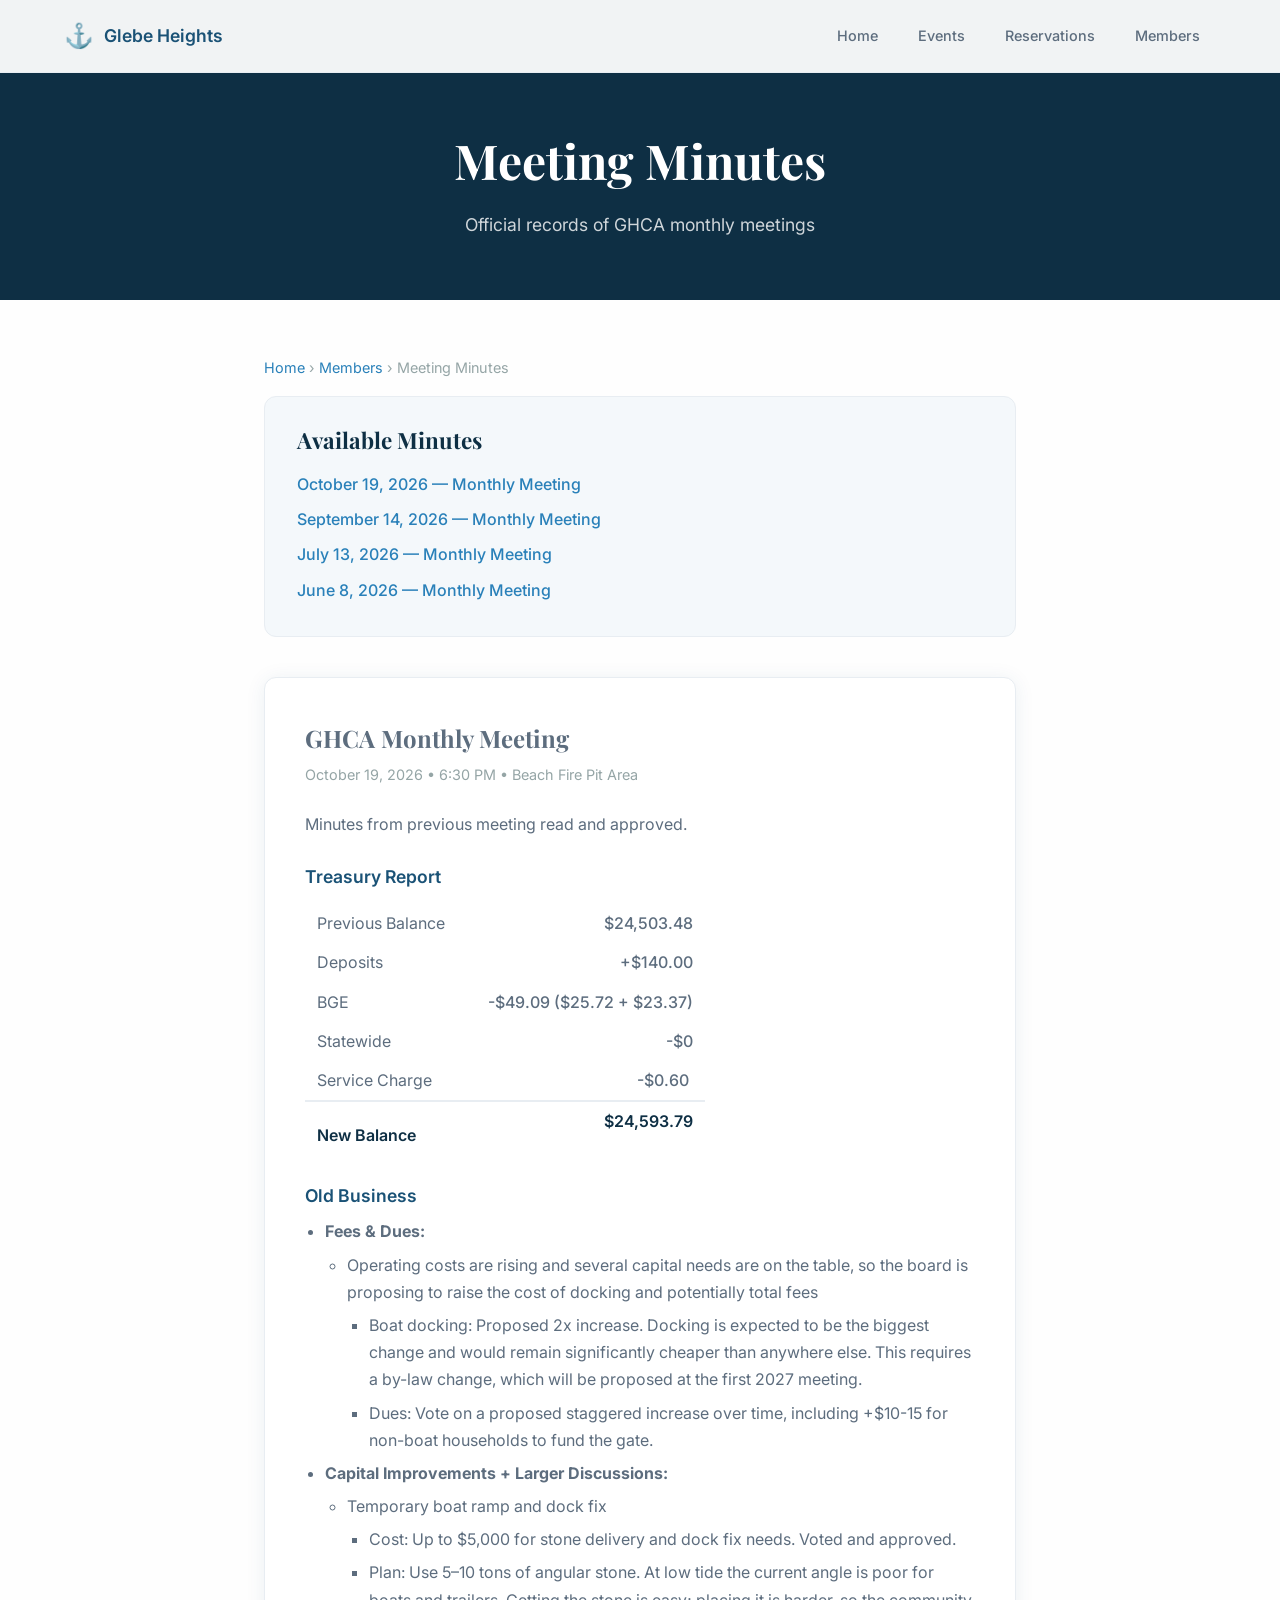
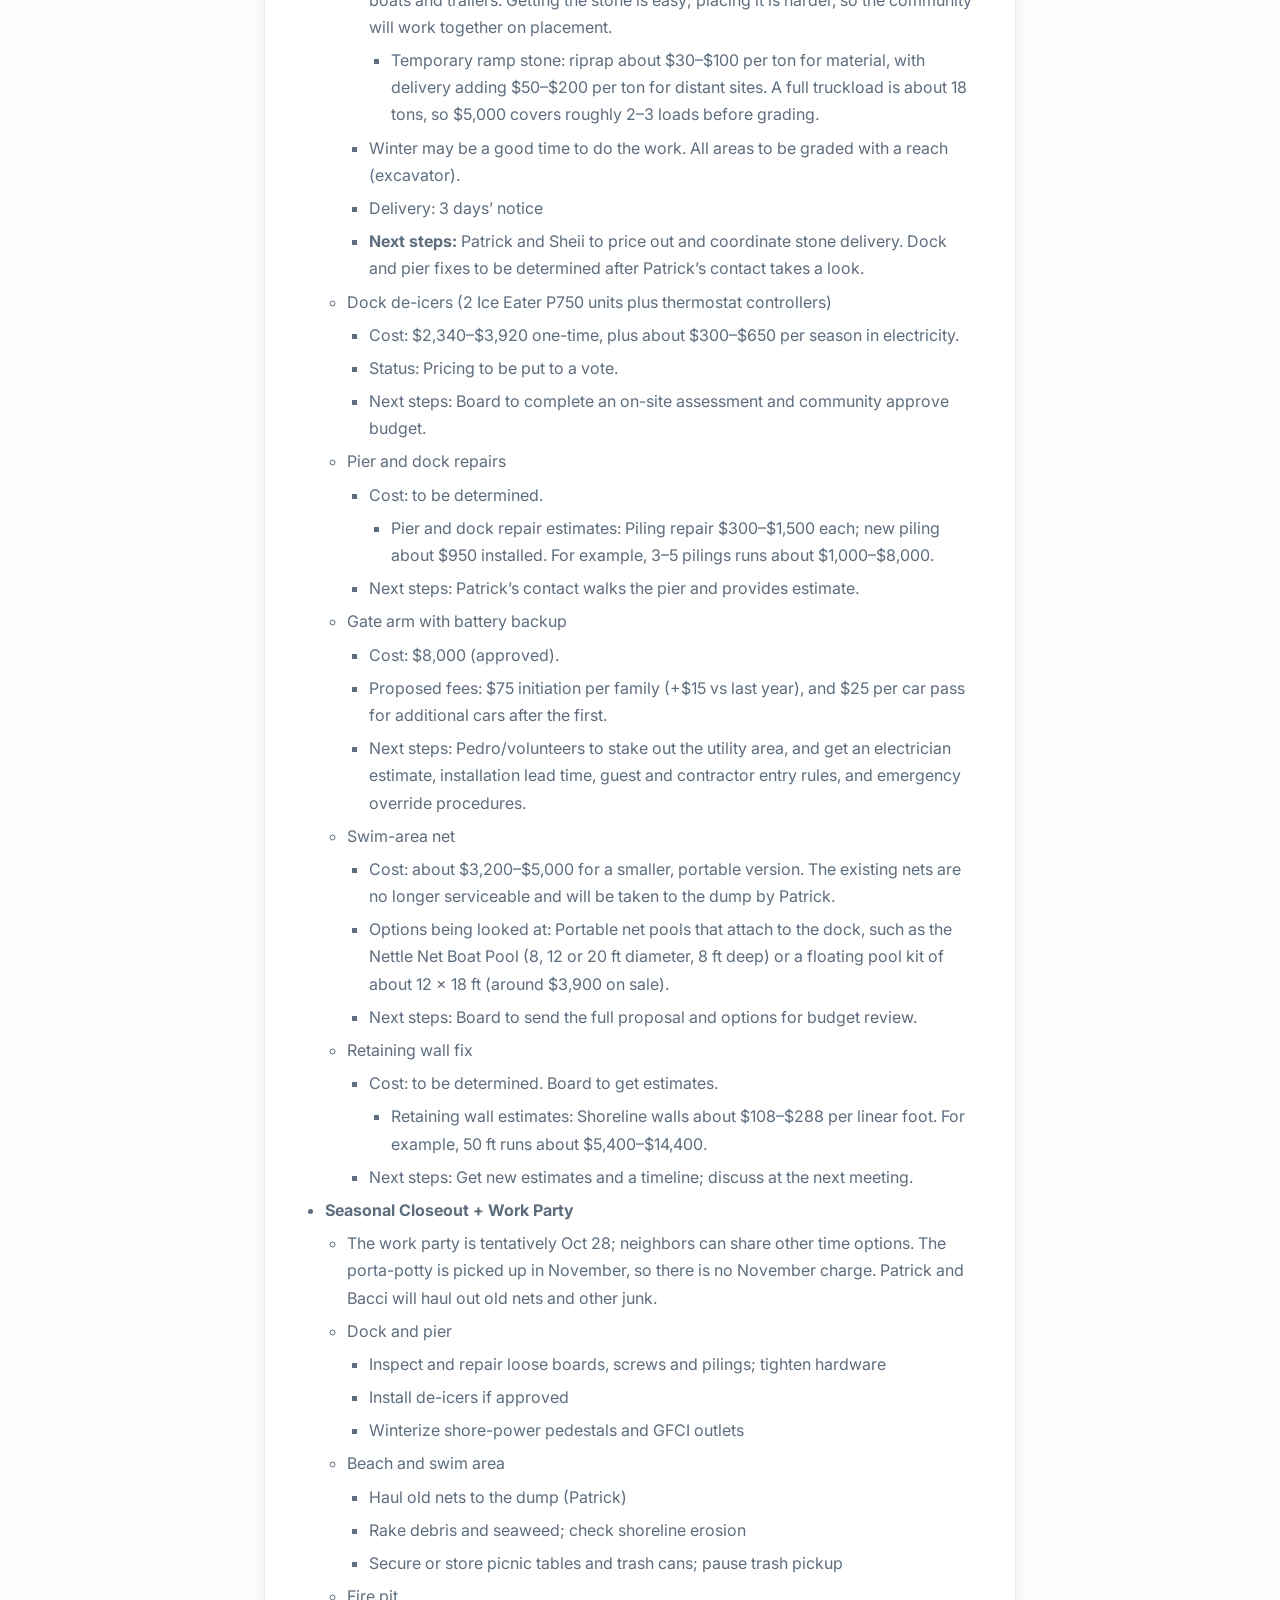
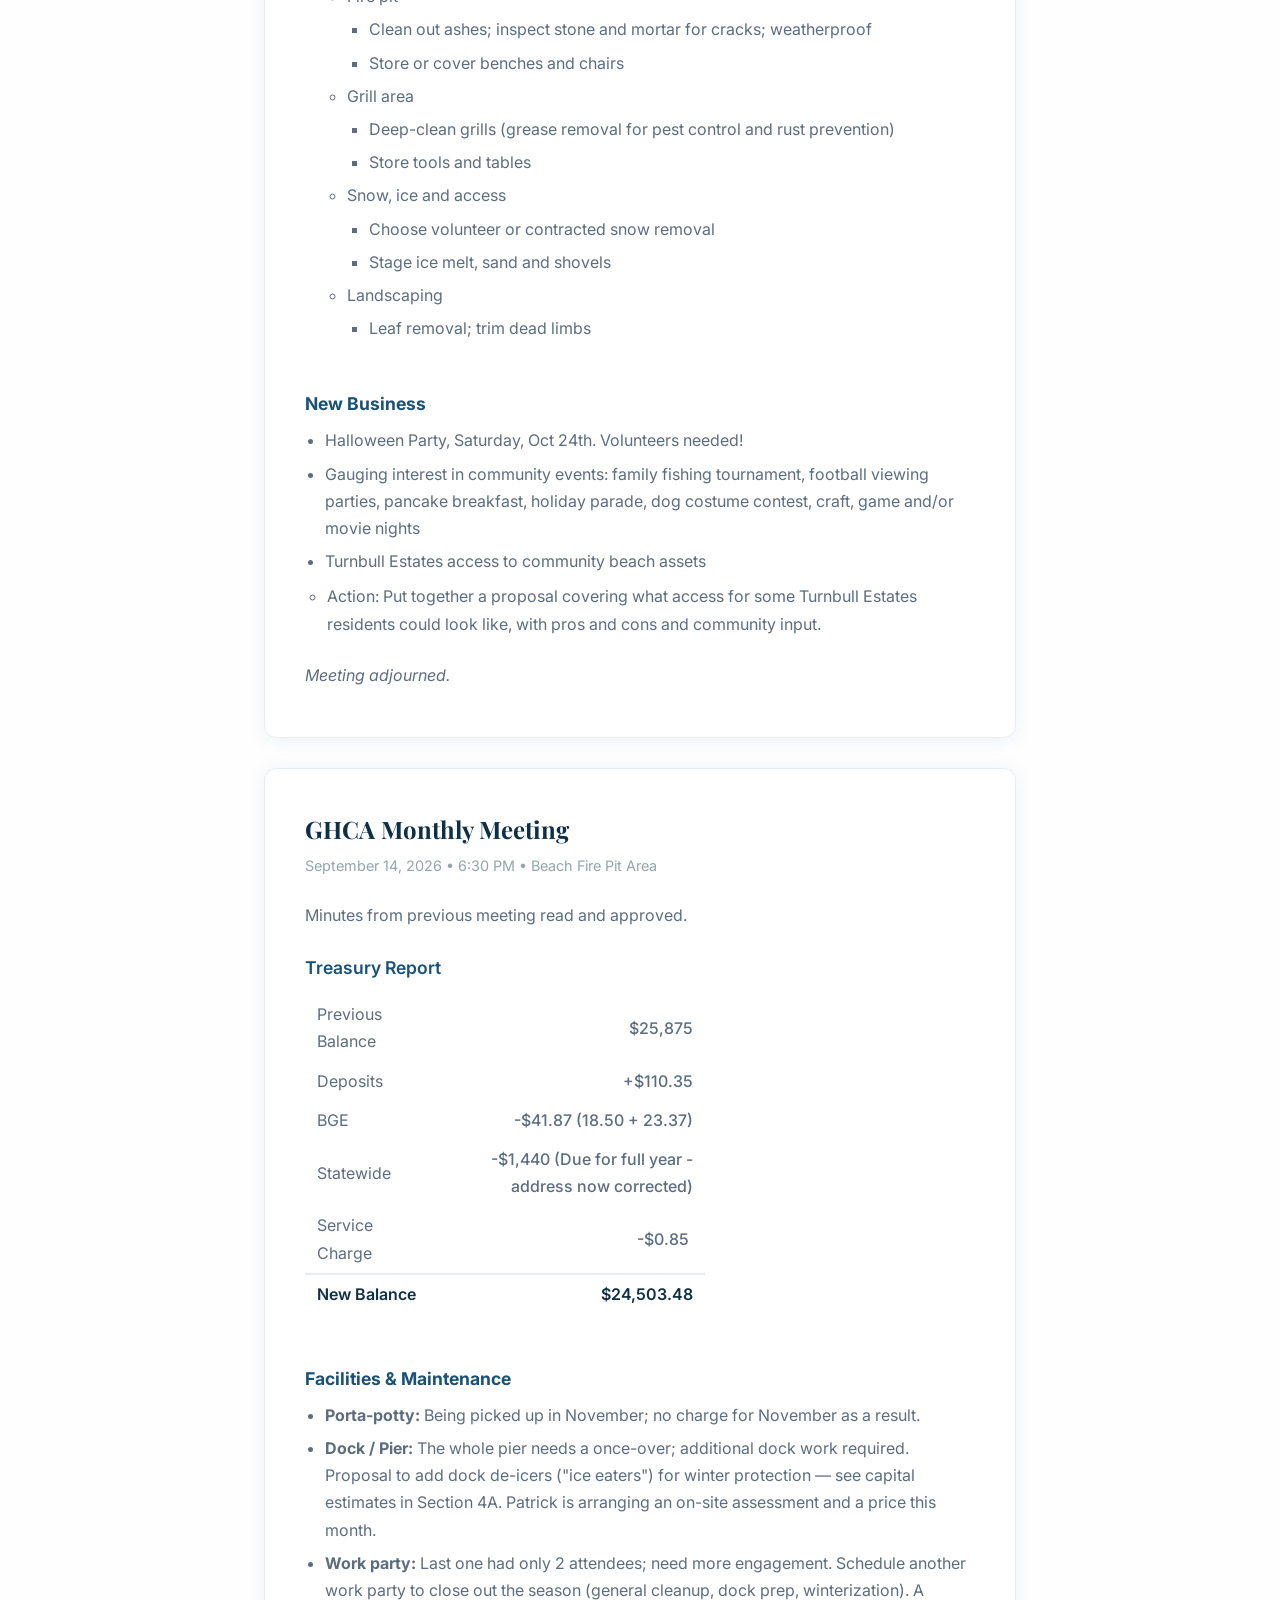
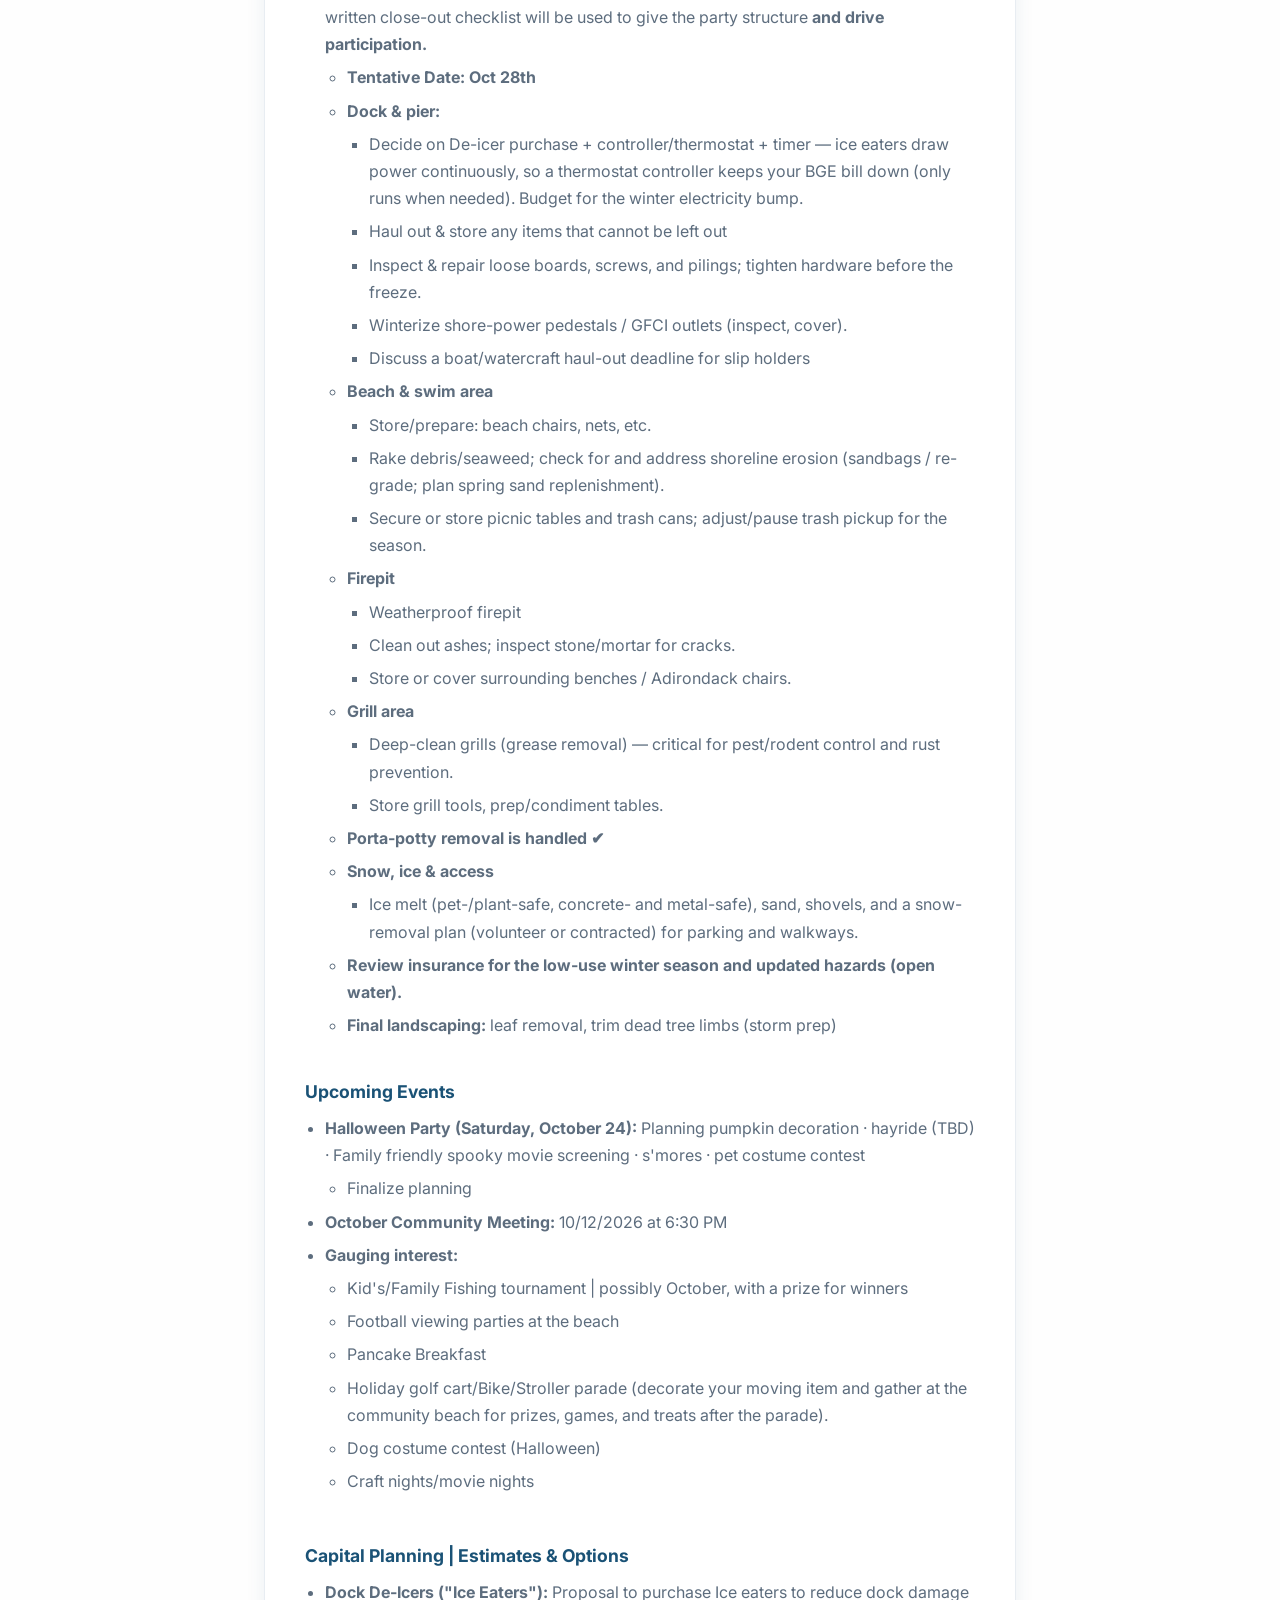
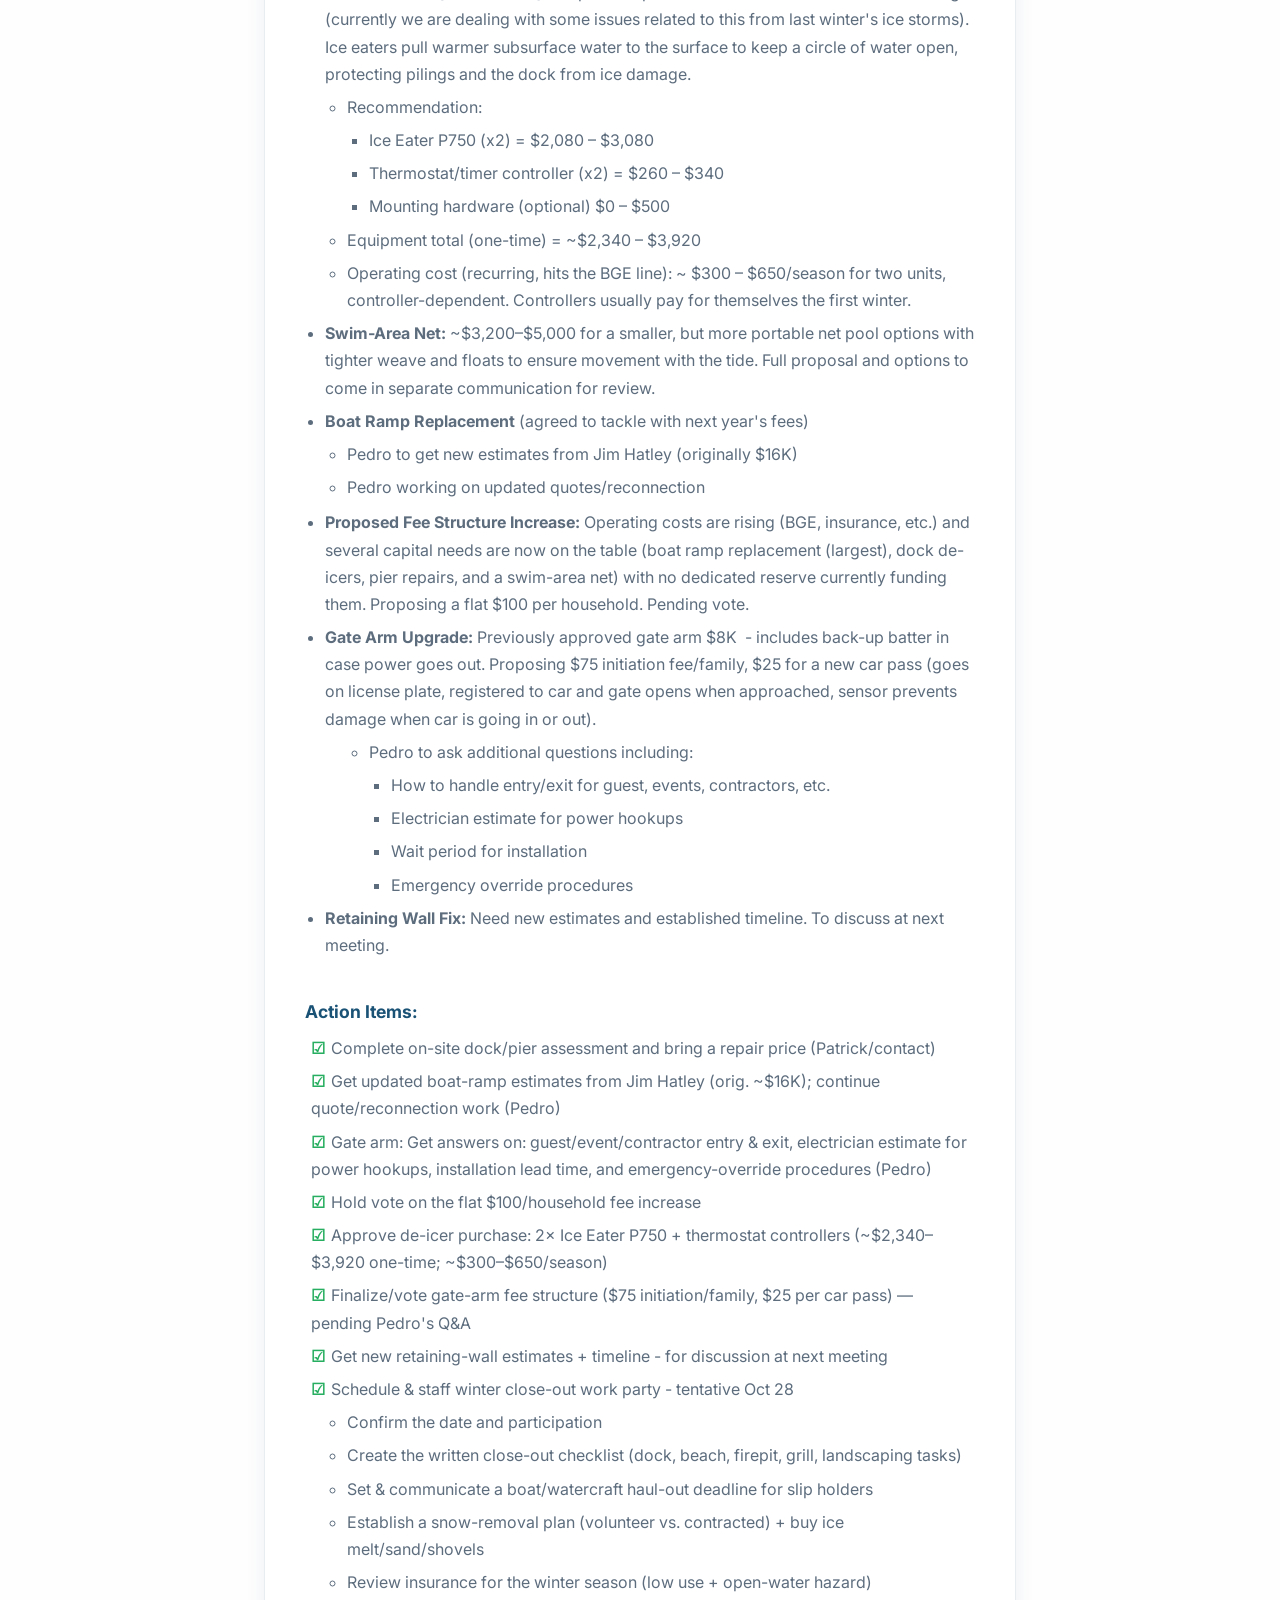
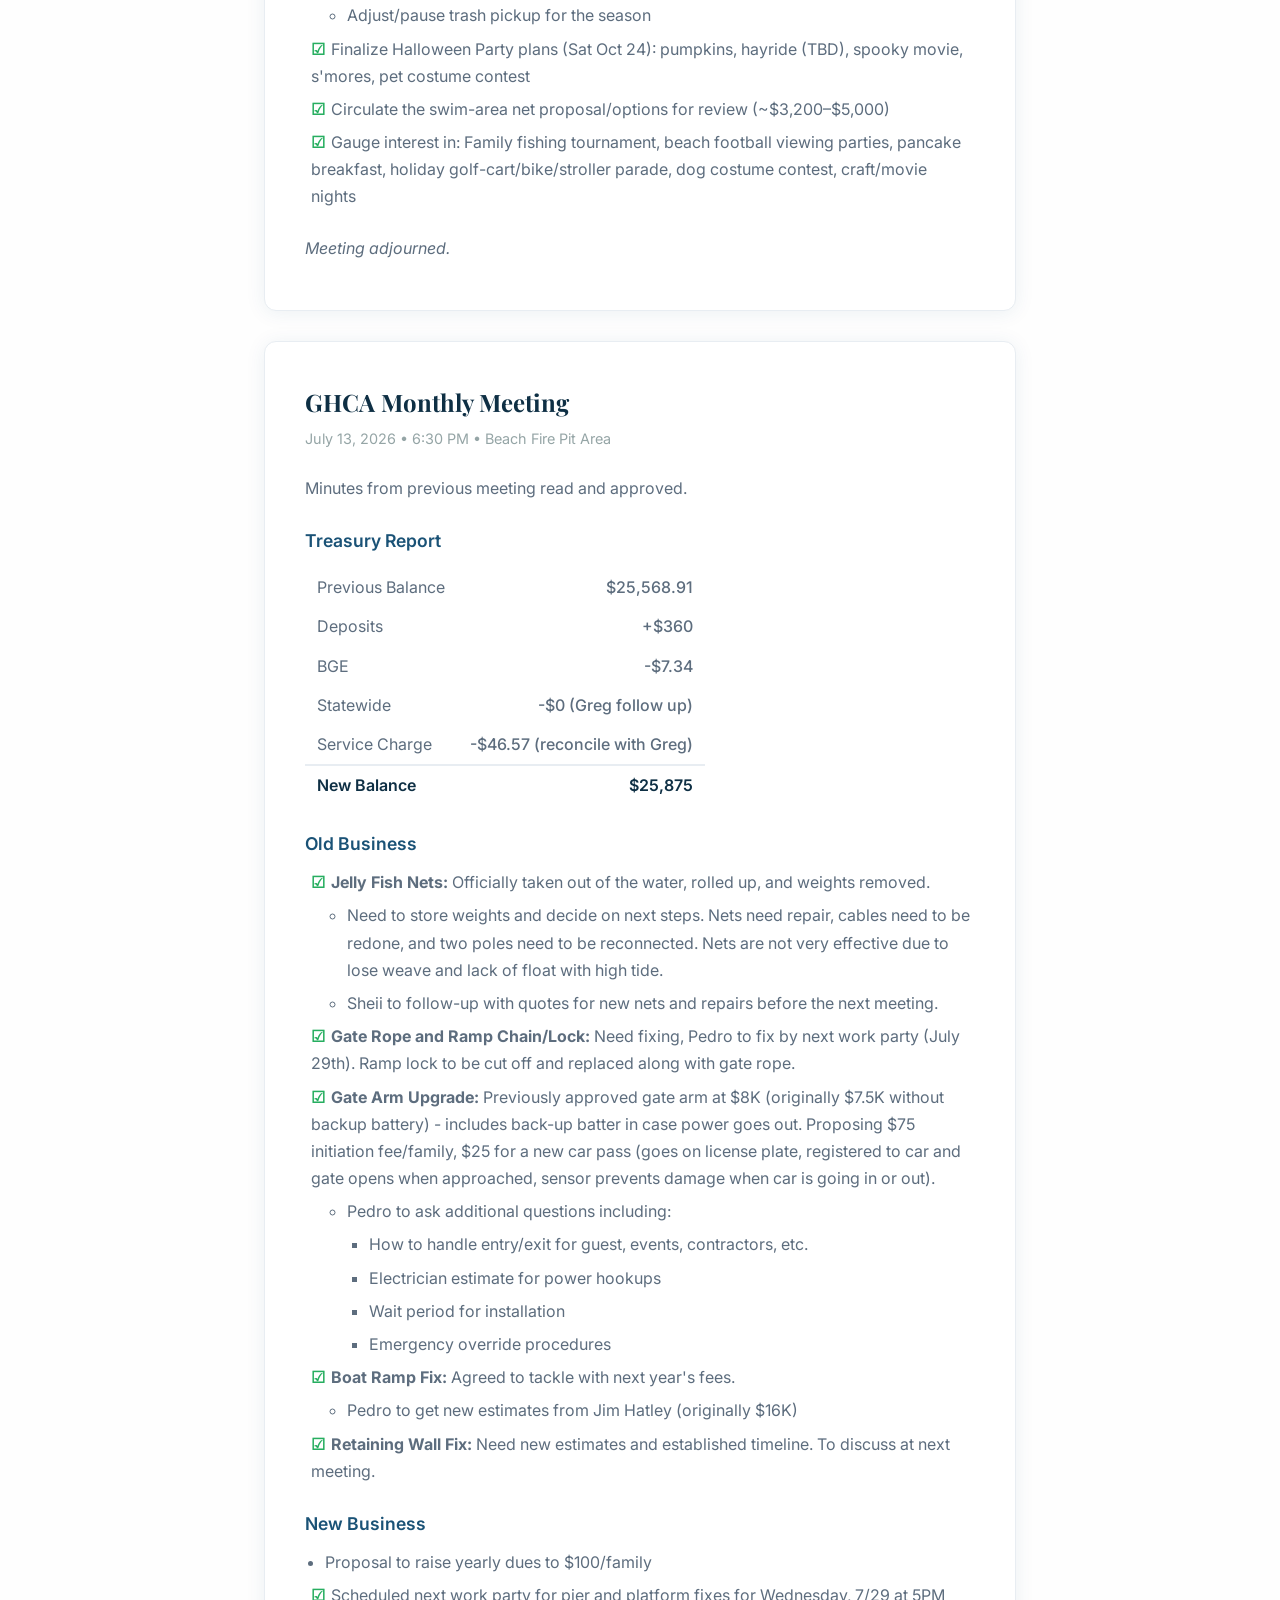
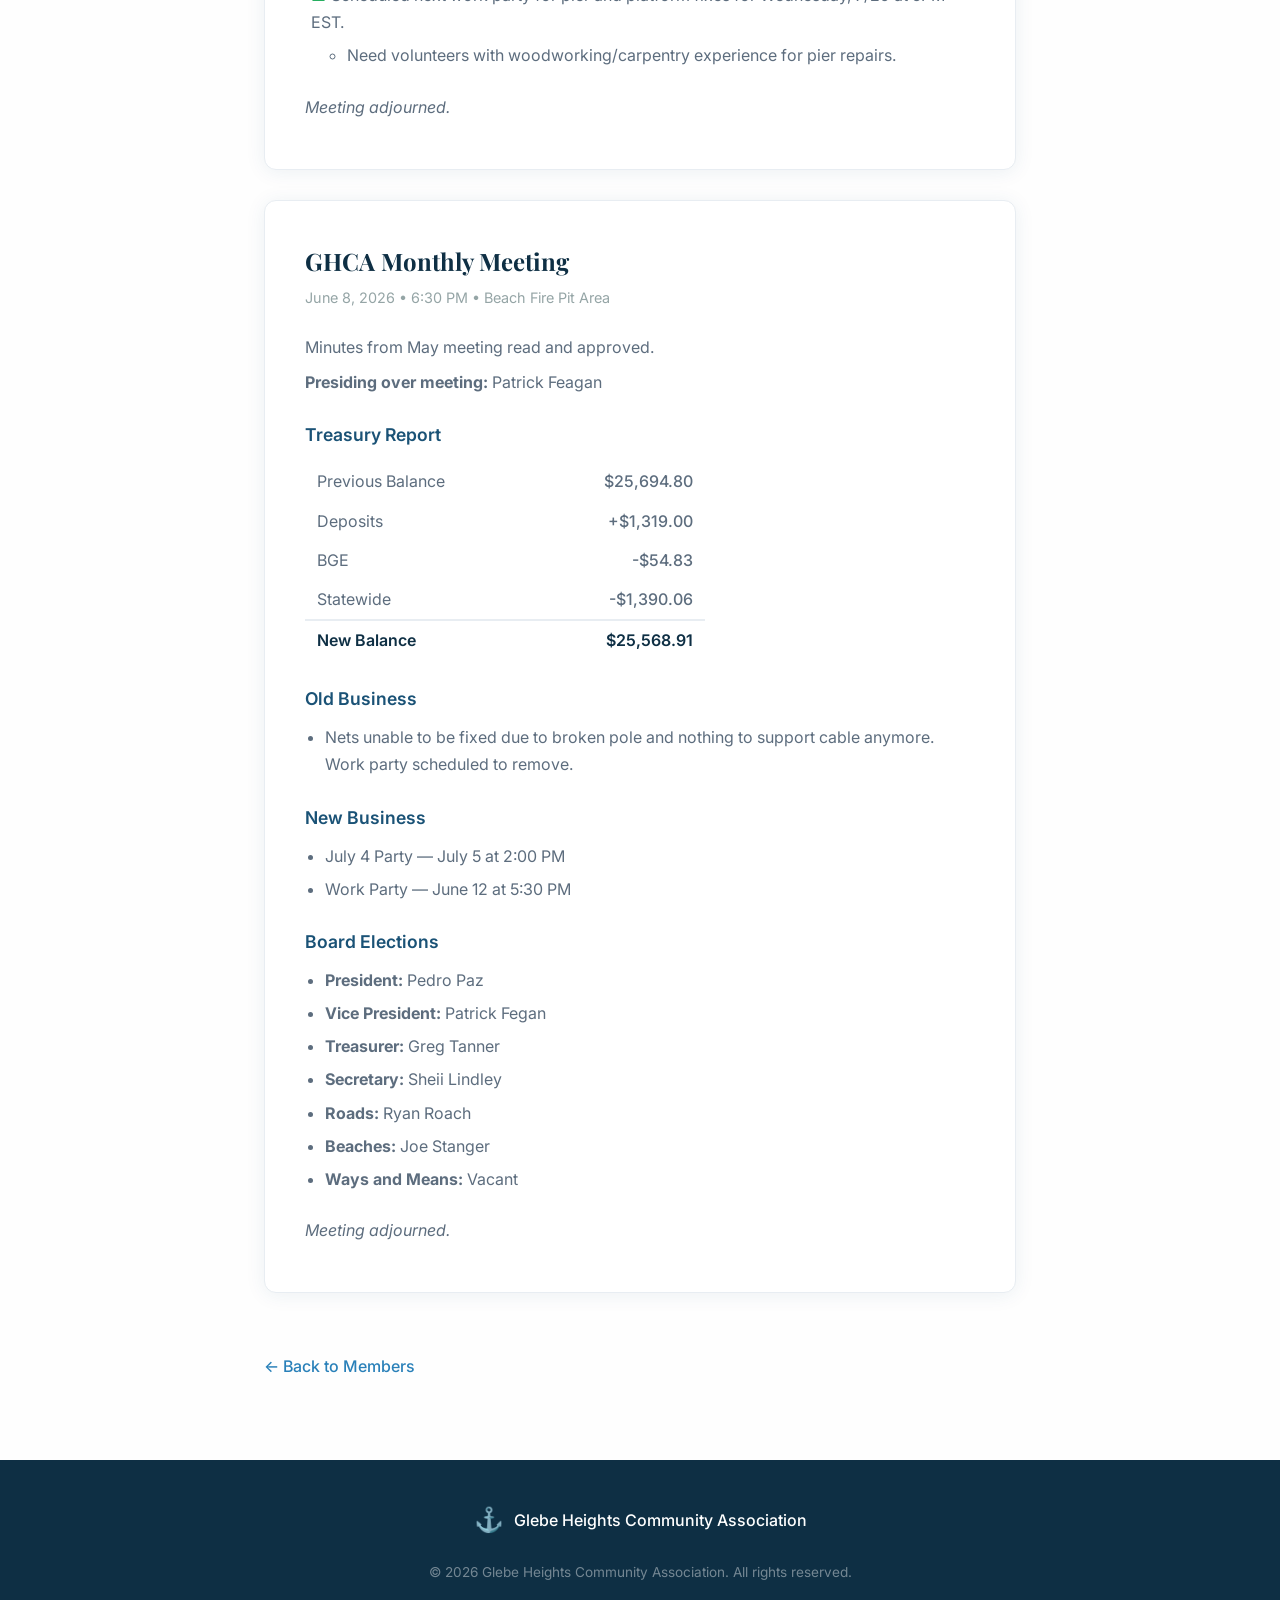
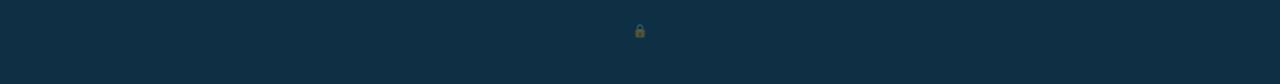
<file: minutes.html>
<!DOCTYPE html>
<html lang="en">
<head>
    <meta charset="UTF-8">
    <meta name="viewport" content="width=device-width, initial-scale=1.0">
    <title>Meeting Minutes | Glebe Heights Community Association</title>
    <link rel="preconnect" href="https://fonts.googleapis.com">
    <link rel="preconnect" href="https://fonts.gstatic.com" crossorigin>
    <link href="https://fonts.googleapis.com/css2?family=Playfair+Display:wght@600;700&family=Inter:wght@300;400;500;600&display=swap" rel="stylesheet">
    <link rel="stylesheet" href="styles.css">
    <style>
        .page-header {
            background: var(--bg-dark);
            padding: 120px 0 60px;
            text-align: center;
            color: white;
        }
        .page-header h1 {
            font-family: 'Playfair Display', serif;
            font-size: clamp(2rem, 4vw, 3rem);
            margin-bottom: 8px;
        }
        .page-header p {
            opacity: 0.8;
            font-size: 1.1rem;
        }
        .breadcrumbs {
            padding: 16px 0;
            font-size: 0.9rem;
            color: var(--text-muted);
        }
        .breadcrumbs a {
            color: var(--primary-light);
            text-decoration: none;
        }
        .breadcrumbs a:hover {
            color: var(--accent);
        }
        .minutes-index {
            background: var(--bg-alt);
            border: 1px solid var(--border);
            border-radius: var(--radius);
            padding: 24px 32px;
            margin-bottom: 40px;
        }
        .minutes-index h2 {
            font-family: 'Playfair Display', serif;
            font-size: 1.4rem;
            color: var(--primary-dark);
            margin-bottom: 12px;
        }
        .minutes-index ul {
            list-style: none;
        }
        .minutes-index li {
            margin-bottom: 8px;
        }
        .minutes-index a {
            color: var(--primary-light);
            text-decoration: none;
            font-weight: 500;
        }
        .minutes-index a:hover {
            color: var(--accent);
        }
        .minutes-entry {
            background: white;
            border: 1px solid var(--border);
            border-radius: var(--radius);
            padding: 40px;
            margin-bottom: 30px;
            box-shadow: var(--shadow);
        }
        .minutes-entry h2 {
            font-family: 'Playfair Display', serif;
            font-size: 1.5rem;
            color: var(--primary-dark);
            margin-bottom: 4px;
        }
        .minutes-entry .minutes-meta {
            color: var(--text-muted);
            font-size: 0.9rem;
            margin-bottom: 24px;
        }
        .minutes-entry h3 {
            font-size: 1.1rem;
            font-weight: 600;
            color: var(--primary);
            margin: 24px 0 10px;
        }
        .minutes-entry p {
            color: var(--text-light);
            margin-bottom: 8px;
        }
        .minutes-entry ul {
            margin: 8px 0 8px 20px;
            color: var(--text-light);
            list-style: disc;
        }
        .minutes-entry li {
            margin-bottom: 6px;
        }
        .minutes-entry ul ul {
            margin: 4px 0 4px 22px;
            list-style: circle;
        }
        .minutes-entry ul ul ul {
            list-style: square;
        }
        .minutes-entry li.ghca-task {
            list-style: none;
            margin-left: -18px;
            padding-left: 4px;
        }
        .minutes-entry li.ghca-task::before {
            content: '\2611';
            color: #27ae60;
            font-weight: 700;
            margin-right: 6px;
        }
        .treasury-table {
            width: 100%;
            max-width: 400px;
            border-collapse: collapse;
            margin: 12px 0;
        }
        .treasury-table td {
            padding: 6px 12px;
            color: var(--text-light);
        }
        .treasury-table td:last-child {
            text-align: right;
            font-family: 'Inter', monospace;
            font-weight: 500;
        }
        .treasury-table tr:last-child td {
            border-top: 2px solid var(--border);
            font-weight: 600;
            color: var(--primary-dark);
        }
        .back-link {
            display: inline-flex;
            align-items: center;
            gap: 6px;
            margin-top: 30px;
            color: var(--primary-light);
            text-decoration: none;
            font-weight: 500;
        }
        .back-link:hover {
            color: var(--accent);
        }
        .page-content {
            max-width: 800px;
            margin: 0 auto;
            padding: 40px 24px 80px;
        }
        @media print {
            .page-header { padding: 20px 0; background: none; color: var(--text); }
            .breadcrumbs, .back-link { display: none; }
            .minutes-entry { box-shadow: none; border: 1px solid #ddd; }
        }
    </style>
</head>
<body>
    <header class="header" id="header">
        <div class="container header-inner">
            <a href="index.html" class="logo">
                <span class="logo-icon">⚓</span>
                <span class="logo-text">Glebe Heights</span>
            </a>
            <nav class="nav" id="nav">
                <a href="index.html" class="nav-link">Home</a>
                <a href="index.html#events" class="nav-link">Events</a>
                <a href="index.html#reservations" class="nav-link">Reservations</a>
                <a href="members.html" class="nav-link">Members</a>
            </nav>
            <button class="mobile-toggle" id="mobile-toggle" aria-label="Toggle navigation">
                <span></span>
                <span></span>
                <span></span>
            </button>
        </div>
    </header>

    <div class="page-header">
        <div class="container">
            <h1>Meeting Minutes</h1>
            <p>Official records of GHCA monthly meetings</p>
        </div>
    </div>

    <div class="page-content">
        <div class="breadcrumbs">
            <a href="index.html">Home</a> &rsaquo; <a href="members.html">Members</a> &rsaquo; Meeting Minutes
        </div>

        <div class="minutes-index">
            <h2>Available Minutes</h2>
            <ul>
                <li><a href="#minutes-2026-06-08">June 8, 2026 — Monthly Meeting</a></li>
            </ul>
        </div>

        <div class="minutes-entry" id="minutes-2026-06-08">
            <h2>GHCA Monthly Meeting</h2>
            <div class="minutes-meta">June 8, 2026 &bull; 6:30 PM &bull; Beach Fire Pit Area</div>

            <p>Minutes from May meeting read and approved.</p>
            <p><strong>Presiding over meeting:</strong> Patrick Feagan</p>

            <h3>Treasury Report</h3>
            <table class="treasury-table">
                <tr><td>Previous Balance</td><td>$25,694.80</td></tr>
                <tr><td>Deposits</td><td>+$1,319.00</td></tr>
                <tr><td>BGE</td><td>-$54.83</td></tr>
                <tr><td>Statewide</td><td>-$1,390.06</td></tr>
                <tr><td>New Balance</td><td>$25,568.91</td></tr>
            </table>

            <h3>Old Business</h3>
            <ul>
                <li>Nets unable to be fixed due to broken pole and nothing to support cable anymore. Work party scheduled to remove.</li>
            </ul>

            <h3>New Business</h3>
            <ul>
                <li>July 4 Party — July 5 at 2:00 PM</li>
                <li>Work Party — June 12 at 5:30 PM</li>
            </ul>

            <h3>Board Elections</h3>
            <ul>
                <li><strong>President:</strong> Pedro Paz</li>
                <li><strong>Vice President:</strong> Patrick Fegan</li>
                <li><strong>Treasurer:</strong> Greg Tanner</li>
                <li><strong>Secretary:</strong> Sheii Lindley</li>
                <li><strong>Roads:</strong> Ryan Roach</li>
                <li><strong>Beaches:</strong> Joe Stanger</li>
                <li><strong>Ways and Means:</strong> Vacant</li>
            </ul>

            <p style="margin-top: 24px; font-style: italic;">Meeting adjourned.</p>
        </div>

        <a href="members.html" class="back-link">&larr; Back to Members</a>
    </div>

    <footer class="footer">
        <div class="container footer-inner">
            <div class="footer-brand">
                <span class="logo-icon">⚓</span>
                <span>Glebe Heights Community Association</span>
            </div>
            <p class="footer-copy">&copy; 2026 Glebe Heights Community Association. All rights reserved.</p>
        </div>
    </footer>

    <script src="github-publish.js"></script>
    <script src="admin.js"></script>
    <script src="admin-pages.js"></script>
    <script>
        const toggle = document.getElementById('mobile-toggle');
        const nav = document.getElementById('nav');
        toggle.addEventListener('click', () => {
            nav.classList.toggle('active');
            toggle.classList.toggle('active');
        });
    </script>
</body>
</html>
</file>
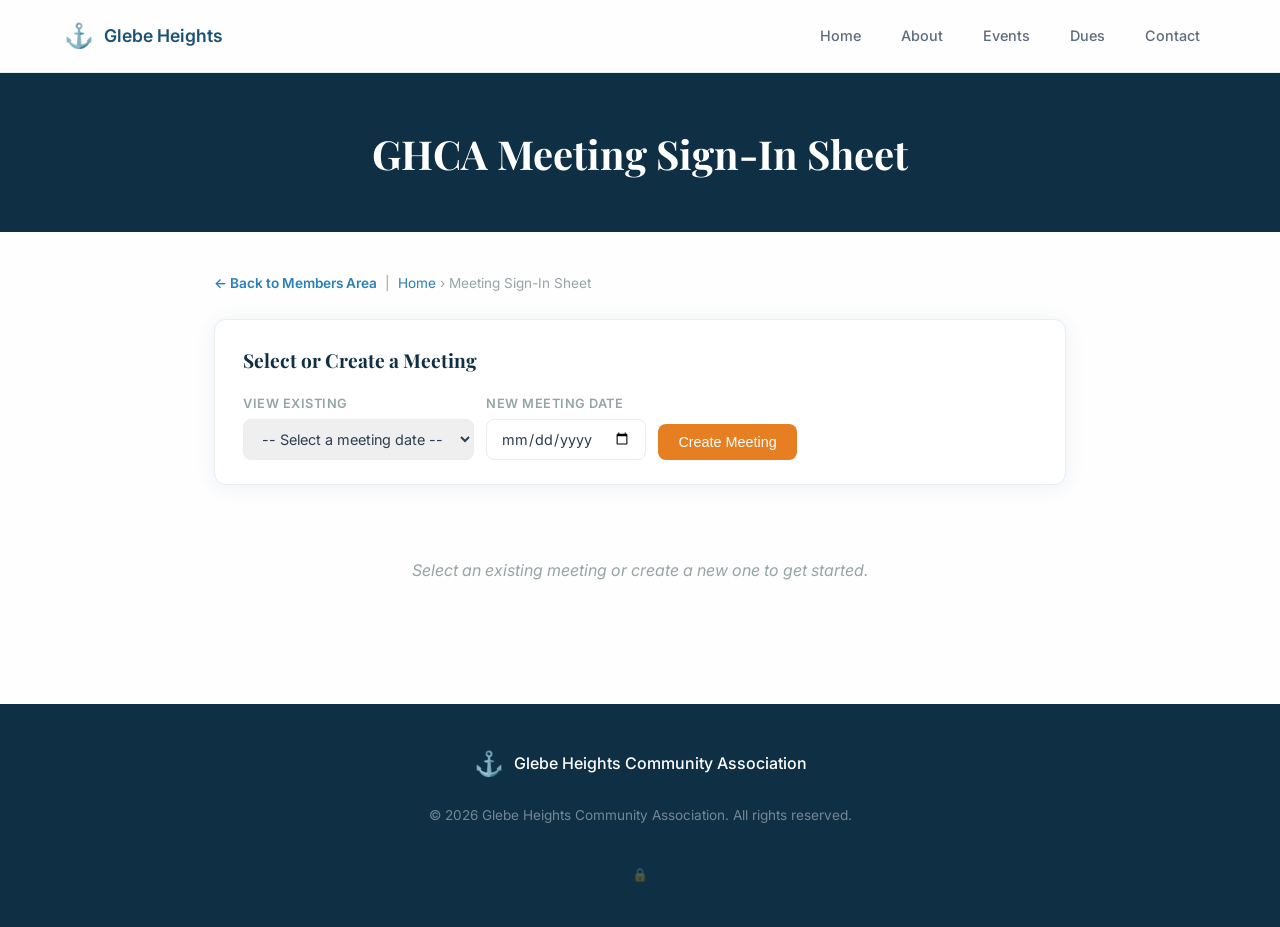
<file: signin.html>
<!DOCTYPE html>
<html lang="en">
<head>
    <meta charset="UTF-8">
    <meta name="viewport" content="width=device-width, initial-scale=1.0">
    <title>Meeting Sign-In Sheet | Glebe Heights Community Association</title>
    <link rel="preconnect" href="https://fonts.googleapis.com">
    <link rel="preconnect" href="https://fonts.gstatic.com" crossorigin>
    <link href="https://fonts.googleapis.com/css2?family=Playfair+Display:wght@600;700&family=Inter:wght@300;400;500;600&display=swap" rel="stylesheet">
    <link rel="stylesheet" href="styles.css">
    <style>
        body.signin-page {
            padding-top: 72px;
        }

        .page-hero {
            background: var(--primary-dark);
            color: white;
            text-align: center;
            padding: 48px 24px 40px;
        }

        .page-hero h1 {
            font-family: 'Playfair Display', serif;
            font-size: clamp(1.8rem, 4vw, 2.5rem);
            font-weight: 700;
            margin-bottom: 4px;
        }

        .breadcrumb {
            font-size: 0.85rem;
            color: var(--text-muted);
            margin-bottom: 24px;
        }

        .breadcrumb a {
            color: var(--primary-light);
            text-decoration: none;
        }

        .breadcrumb a:hover {
            color: var(--accent);
        }

        .back-members {
            font-weight: 600;
            color: var(--primary);
        }

        .back-members:hover {
            color: var(--accent);
        }

        .page-body {
            max-width: 900px;
            margin: 0 auto;
            padding: 40px 24px 80px;
        }

        .meeting-controls {
            background: white;
            border: 1px solid var(--border);
            border-radius: var(--radius);
            padding: 24px 28px;
            margin-bottom: 32px;
            box-shadow: var(--shadow);
        }

        .meeting-controls h3 {
            font-family: 'Playfair Display', serif;
            font-size: 1.2rem;
            color: var(--primary-dark);
            margin-bottom: 16px;
        }

        .controls-row {
            display: flex;
            gap: 12px;
            align-items: flex-end;
            flex-wrap: wrap;
        }

        .control-group {
            display: flex;
            flex-direction: column;
            gap: 4px;
        }

        .control-group label {
            font-size: 0.8rem;
            font-weight: 600;
            text-transform: uppercase;
            letter-spacing: 0.5px;
            color: var(--text-muted);
        }

        .control-group input,
        .control-group select {
            padding: 10px 14px;
            border: 1px solid var(--border);
            border-radius: var(--radius-sm);
            font-family: 'Inter', sans-serif;
            font-size: 0.9rem;
            color: var(--text);
            transition: var(--transition);
        }

        .control-group input:focus,
        .control-group select:focus {
            outline: none;
            border-color: var(--primary-light);
            box-shadow: 0 0 0 3px rgba(41, 128, 185, 0.12);
        }

        .btn-new-meeting {
            padding: 10px 20px;
            background: var(--accent);
            color: white;
            border: none;
            border-radius: var(--radius-sm);
            font-weight: 500;
            font-size: 0.9rem;
            cursor: pointer;
            transition: var(--transition);
        }

        .btn-new-meeting:hover {
            background: var(--accent-light);
            transform: translateY(-1px);
        }

        .meeting-date-display {
            font-size: 1.15rem;
            margin-bottom: 24px;
            color: var(--text);
            font-weight: 600;
        }

        .meeting-date-display span {
            color: var(--primary);
        }

        .add-attendee-form {
            background: var(--bg-alt);
            border: 1px solid var(--border);
            border-radius: var(--radius-sm);
            padding: 20px 24px;
            margin-bottom: 24px;
        }

        .add-attendee-form h4 {
            font-size: 0.95rem;
            font-weight: 600;
            color: var(--primary-dark);
            margin-bottom: 12px;
        }

        .attendee-inputs {
            display: grid;
            grid-template-columns: 1fr 1fr 1fr;
            gap: 10px;
            margin-bottom: 12px;
        }

        .attendee-inputs input {
            padding: 10px 12px;
            border: 1px solid var(--border);
            border-radius: var(--radius-sm);
            font-family: 'Inter', sans-serif;
            font-size: 0.9rem;
            color: var(--text);
            transition: var(--transition);
        }

        .attendee-inputs input:focus {
            outline: none;
            border-color: var(--primary-light);
            box-shadow: 0 0 0 3px rgba(41, 128, 185, 0.12);
        }

        .btn-add-attendee {
            padding: 10px 20px;
            background: var(--primary);
            color: white;
            border: none;
            border-radius: var(--radius-sm);
            font-weight: 500;
            font-size: 0.9rem;
            cursor: pointer;
            transition: var(--transition);
        }

        .btn-add-attendee:hover {
            background: var(--primary-light);
        }

        .signin-table {
            width: 100%;
            border-collapse: collapse;
            background: white;
            box-shadow: var(--shadow);
            border-radius: var(--radius);
            overflow: hidden;
        }

        .signin-table th {
            background: var(--primary-dark);
            color: white;
            font-weight: 600;
            font-size: 0.85rem;
            text-transform: uppercase;
            letter-spacing: 0.5px;
            padding: 12px 16px;
            text-align: left;
        }

        .signin-table th:first-child {
            width: 40px;
            text-align: center;
        }

        .signin-table td {
            padding: 10px 16px;
            border-bottom: 1px solid var(--border);
            color: var(--text);
            font-size: 0.95rem;
        }

        .signin-table td:first-child {
            text-align: center;
            font-weight: 500;
            color: var(--text-muted);
        }

        .signin-table tr:last-child td {
            border-bottom: none;
        }

        .signin-table tr:hover td {
            background: var(--bg-alt);
        }

        .btn-remove-attendee {
            background: none;
            border: none;
            color: #e74c3c;
            cursor: pointer;
            font-size: 1rem;
            padding: 2px 6px;
            border-radius: 4px;
            transition: var(--transition);
        }

        .btn-remove-attendee:hover {
            background: rgba(231, 76, 60, 0.1);
        }

        .empty-state {
            text-align: center;
            padding: 40px 20px;
            color: var(--text-muted);
            font-style: italic;
        }

        .attendee-count {
            font-size: 0.9rem;
            color: var(--text-light);
            margin-bottom: 16px;
        }

        .attendee-count strong {
            color: var(--primary);
        }

        /* Member roster */
        .roster-section { margin-bottom: 28px; }
        .roster-head {
            display: flex;
            justify-content: space-between;
            align-items: center;
            gap: 12px;
            flex-wrap: wrap;
            margin-bottom: 12px;
        }
        .roster-head h3 {
            font-family: 'Playfair Display', serif;
            font-size: 1.15rem;
            color: var(--primary-dark);
            margin: 0;
        }
        .roster-filter {
            padding: 8px 12px;
            border: 1px solid var(--border);
            border-radius: var(--radius-sm);
            font-family: 'Inter', sans-serif;
            font-size: 0.9rem;
            min-width: 200px;
        }
        .roster-filter:focus {
            outline: none;
            border-color: var(--primary-light);
            box-shadow: 0 0 0 3px rgba(41, 128, 185, 0.12);
        }
        .roster-table .col-check { width: 56px; text-align: center; }
        .roster-table td.col-check { text-align: center; }
        .roster-table .col-sig { width: 34%; }
        .roster-check { width: 20px; height: 20px; accent-color: #27ae60; cursor: pointer; }
        .roster-table tr.present td { background: rgba(39, 174, 96, 0.09); }
        .roster-table tr.present .member-name { font-weight: 600; color: var(--primary-dark); }
        .sig-cell { border-bottom: 1px solid #b0b7c0; height: 20px; }
        .guest-heading {
            font-family: 'Playfair Display', serif;
            font-size: 1.15rem;
            color: var(--primary-dark);
            margin: 28px 0 12px;
        }
        .signin-help {
            font-size: 0.9rem;
            color: var(--text-light);
            margin-bottom: 18px;
        }
        .print-only { display: none; }

        /* Manage members (admin) */
        .members-admin {
            background: #f4faf6;
            border: 1px solid #cdeed7;
            border-radius: var(--radius);
            padding: 20px 24px;
            margin-bottom: 28px;
        }
        .members-admin .roster-head { margin-bottom: 8px; }
        .members-admin-badge {
            font-size: 0.62rem; font-weight: 700; text-transform: uppercase; letter-spacing: 0.5px;
            background: #27ae60; color: #fff; padding: 2px 8px; border-radius: 10px;
            vertical-align: middle; margin-left: 6px;
        }
        .members-add-row { grid-template-columns: 1fr 1fr auto !important; align-items: center; }
        .members-edit-table th { font-size: 0.7rem; }
        .members-edit-table td { padding: 6px 10px; }
        .members-edit-table input {
            width: 100%; padding: 7px 10px; border: 1px solid var(--border);
            border-radius: var(--radius-sm); font-family: 'Inter', sans-serif; font-size: 0.88rem; color: var(--text);
        }
        .members-edit-table input:focus { outline: none; border-color: var(--primary-light); box-shadow: 0 0 0 3px rgba(41,128,185,0.12); }
        .members-col-x { width: 40px; text-align: center; }
        .members-admin-actions { margin-top: 14px; display: flex; align-items: center; gap: 12px; flex-wrap: wrap; }
        .members-save { background: #27ae60; }
        .members-save:hover { background: #219150; }
        .members-save-note { font-size: 0.82rem; color: #1e8449; font-style: italic; }

        .print-bar {
            text-align: center;
            margin: 40px 0 20px;
        }

        .btn-print {
            display: inline-flex;
            align-items: center;
            gap: 8px;
            padding: 14px 32px;
            background: var(--primary);
            color: white;
            border: none;
            border-radius: var(--radius);
            font-family: 'Inter', sans-serif;
            font-size: 1rem;
            font-weight: 500;
            cursor: pointer;
            transition: var(--transition);
        }

        .btn-print:hover {
            background: var(--primary-light);
            transform: translateY(-2px);
            box-shadow: 0 4px 20px rgba(26, 82, 118, 0.25);
        }

        @media (max-width: 768px) {
            .attendee-inputs {
                grid-template-columns: 1fr;
            }

            .controls-row {
                flex-direction: column;
                align-items: stretch;
            }
        }

        @media print {
            body.signin-page {
                padding-top: 0;
            }

            .header, .footer, .print-bar, .breadcrumb, .meeting-controls, .add-attendee-form, .btn-remove-attendee, .no-print {
                display: none !important;
            }

            .print-only { display: table-row !important; }
            .roster-table .sig-cell, .signin-table td { border-bottom: 1px solid #999; }
            .roster-check { -webkit-appearance: auto; appearance: auto; }

            .page-hero {
                background: none !important;
                color: var(--text) !important;
                padding: 10px 0;
            }

            .page-hero h1 {
                font-size: 1.6rem;
                color: var(--primary-dark);
            }

            .page-body {
                padding: 0;
            }

            .signin-table {
                box-shadow: none;
                border: 1px solid #ccc;
            }

            .signin-table th {
                background: var(--primary-dark) !important;
                color: white !important;
                -webkit-print-color-adjust: exact;
                print-color-adjust: exact;
            }

            .signin-table td {
                padding: 8px 12px;
                font-size: 0.85rem;
            }
        }
    </style>
</head>
<body class="signin-page">
    <header class="header" id="header">
        <div class="container header-inner">
            <a href="index.html" class="logo">
                <span class="logo-icon">⚓</span>
                <span class="logo-text">Glebe Heights</span>
            </a>
            <nav class="nav" id="nav">
                <a href="index.html" class="nav-link">Home</a>
                <a href="index.html#about" class="nav-link">About</a>
                <a href="index.html#events" class="nav-link">Events</a>
                <a href="index.html#dues" class="nav-link">Dues</a>
                <a href="index.html#contact" class="nav-link">Contact</a>
            </nav>
            <button class="mobile-toggle" id="mobile-toggle" aria-label="Toggle navigation">
                <span></span>
                <span></span>
                <span></span>
            </button>
        </div>
    </header>

    <section class="page-hero">
        <h1>GHCA Meeting Sign-In Sheet</h1>
    </section>

    <div class="page-body">
        <p class="breadcrumb"><a href="members.html" class="back-members">&larr; Back to Members Area</a> &nbsp;|&nbsp; <a href="index.html">Home</a> &rsaquo; Meeting Sign-In Sheet</p>

        <div class="meeting-controls">
            <h3>Select or Create a Meeting</h3>
            <div class="controls-row">
                <div class="control-group">
                    <label for="meeting-select">View Existing</label>
                    <select id="meeting-select">
                        <option value="">-- Select a meeting date --</option>
                    </select>
                </div>
                <div class="control-group">
                    <label for="new-meeting-date">New Meeting Date</label>
                    <input type="date" id="new-meeting-date">
                </div>
                <button class="btn-new-meeting" id="btn-new-meeting">Create Meeting</button>
            </div>
        </div>

        <div id="members-admin" class="no-print members-admin" style="display:none;">
            <div class="roster-head">
                <h3>Manage members <span class="members-admin-badge">Admin</span></h3>
                <button type="button" id="btn-toggle-members" class="btn-roster-edit">Hide</button>
            </div>
            <div id="members-admin-body">
                <p class="signin-help">Add, edit, or remove members below. Changes save as a draft on this device &mdash; then click <strong>Publish Live</strong> in the top bar to update the site for everyone. Members you add here also appear on the check-in list and can sign in to the Members Area.</p>
                <div class="attendee-inputs members-add-row">
                    <input type="text" id="new-mem-name" placeholder="Full name (e.g. Jane Smith)">
                    <input type="email" id="new-mem-email" placeholder="Email (for Members Area login)">
                    <button class="btn-add-attendee" id="btn-add-member">+ Add member</button>
                </div>
                <table class="signin-table members-edit-table">
                    <thead>
                        <tr>
                            <th>Member</th>
                            <th>Email</th>
                            <th class="members-col-x"></th>
                        </tr>
                    </thead>
                    <tbody id="members-edit-tbody"></tbody>
                </table>
                <div class="members-admin-actions">
                    <button class="btn-add-attendee members-save" id="btn-save-members">Save member list</button>
                    <span id="members-save-note" class="members-save-note"></span>
                </div>
            </div>
        </div>

        <div id="signin-content" style="display:none;">
            <p class="meeting-date-display">Meeting Date: <span id="current-meeting-date"></span></p>

            <p class="attendee-count"><strong id="present-count-num">0</strong> of <span id="roster-total">0</span> members checked in &nbsp;&bull;&nbsp; <strong id="guest-count-num">0</strong> new / guests</p>
            <p class="signin-help no-print">Tick each member as they arrive. Anyone not on the list can be added under <strong>New folks &amp; guests</strong>. When you're done, use <strong>Print Sign-In Sheet</strong> to save or file the record.</p>

            <div class="roster-section">
                <div class="roster-head">
                    <h3>Members &mdash; check off who's here</h3>
                    <input type="search" id="roster-filter" class="roster-filter no-print" placeholder="Filter members&hellip;">
                </div>
                <table class="signin-table roster-table">
                    <thead>
                        <tr>
                            <th class="col-check">Here</th>
                            <th>Member</th>
                            <th class="col-sig">Signature</th>
                        </tr>
                    </thead>
                    <tbody id="roster-tbody"></tbody>
                </table>
            </div>

            <div class="add-attendee-form no-print">
                <h4>Add a new person or guest</h4>
                <div class="attendee-inputs">
                    <input type="text" id="att-name" placeholder="Name" required>
                    <input type="text" id="att-address" placeholder="Address">
                    <input type="text" id="att-contact" placeholder="Phone / Email">
                </div>
                <button class="btn-add-attendee" id="btn-add-attendee">Add to Sign-In Sheet</button>
            </div>

            <h4 class="guest-heading">New folks &amp; guests</h4>
            <table class="signin-table">
                <thead>
                    <tr>
                        <th>#</th>
                        <th>Name</th>
                        <th>Address</th>
                        <th>Phone / Email</th>
                        <th class="no-print"></th>
                    </tr>
                </thead>
                <tbody id="signin-tbody">
                </tbody>
            </table>

            <div class="print-bar">
                <button class="btn-print" onclick="window.print()">
                    <svg width="20" height="20" viewBox="0 0 24 24" fill="none" stroke="currentColor" stroke-width="2" stroke-linecap="round" stroke-linejoin="round"><path d="M6 9V2h12v7"/><path d="M6 18H4a2 2 0 0 1-2-2v-5a2 2 0 0 1 2-2h16a2 2 0 0 1 2 2v5a2 2 0 0 1-2 2h-2"/><rect x="6" y="14" width="12" height="8"/></svg>
                    Print Sign-In Sheet
                </button>
            </div>
        </div>

        <div id="signin-empty" class="empty-state">
            <p>Select an existing meeting or create a new one to get started.</p>
        </div>
    </div>

    <footer class="footer">
        <div class="container footer-inner">
            <div class="footer-brand">
                <span class="logo-icon">⚓</span>
                <span>Glebe Heights Community Association</span>
            </div>
            <p class="footer-copy">&copy; 2026 Glebe Heights Community Association. All rights reserved.</p>
        </div>
    </footer>

    <script src="github-publish.js"></script>
    <script src="admin.js"></script>
    <script src="admin-pages.js"></script>
    <script>
        const toggle = document.getElementById('mobile-toggle');
        const nav = document.getElementById('nav');
        if (toggle && nav) {
            toggle.addEventListener('click', () => {
                toggle.classList.toggle('active');
                nav.classList.toggle('active');
            });
        }

        /* ------------------------------------------------------------------
           MEMBER ROSTER  (source of truth)
           Names are best-effort from member emails and can be corrected here.
           Edit this list and re-publish signin.html to update the shared
           roster for everyone. Entries near the bottom still need real names.
           ------------------------------------------------------------------ */
        const ROSTER_SEED = [
            { n: "Bill Burke",       e: "burkebill7@aol.com" },
            { n: "Patty Burke",      e: "burkepa@msn.com" },
            { n: "Diane Gordon",     e: "digordon7@yahoo.com" },
            { n: "Alicia Brogden",   e: "alicia.brogden@hotmail.com" },
            { n: "Annette Davies",   e: "annettedavies25@aol.com" },
            { n: "Ari Isaacman",     e: "ari.isaacman@gmail.com" },
            { n: "Bruce Washko",     e: "brucewashko@gmail.com" },
            { n: "Chris Canton",     e: "chriscanton80@gmail.com" },
            { n: "Chris Davidson",   e: "chris.davidson87@yahoo.com" },
            { n: "Dale Maynard",     e: "dalemaynard@comcast.net" },
            { n: "Denaro",           e: "denaro1016@gmail.com" },
            { n: "Denaro (family)",  e: "denarofamily07@gmail.com" },
            { n: "Earle Olson",      e: "earleolson@verizon.net" },
            { n: "George Caldwell",  e: "george.caldwell@zoho.com" },
            { n: "George Heinlein",  e: "georgeheinlein@verizon.net" },
            { n: "John Gillogly",    e: "johngillogly@msn.com" },
            { n: "Larry Welch",      e: "larrywelch55@gmail.com" },
            { n: "Lorna Cunningham", e: "lornacunningham@comcast.net" },
            { n: "Mark Cunningham",  e: "markcunningham21@gmail.com" },
            { n: "Mark Kragan",      e: "markkragan@yahoo.com" },
            { n: "Melanie Dixon",    e: "melaniedixon@4gtechsolutions.com" },
            { n: "Pedro Paz",        e: "pedropaz123@gmail.com" },
            { n: "Rick Potocek",     e: "rick.potocek@gmail.com" },
            { n: "Sheii Lindley",    e: "sheiilindley99@gmail.com" },
            { n: "Talitha Vierling", e: "talitha-vierling@outlook.com" },
            { n: "Will Boock",       e: "willboock@yahoo.com" },
            { n: "AJ Sloan",         e: "ajsloans@gmail.com" },
            { n: "Bill Els",         e: "billels70@gmail.com" },
            { n: "Brandie & Steve",  e: "brandieleesteve@gmail.com" },
            { n: "Brian",            e: "brian@yourarealender.com" },
            { n: "Burton",           e: "bburton@stolarconstruction.com" },
            { n: "Fegan (C.)",       e: "cfegan12@aol.com" },
            { n: "D'Angelo",         e: "84dangelo@gmail.com" },
            { n: "Johnson",          e: "dcdrjohnson@msn.com" },
            { n: "Torres",           e: "estorres1210@gmail.com" },
            { n: "Holsey",           e: "gholsey@rocketmail.com" },
            { n: "Bacci (J.)",       e: "jkbacci3@gmail.com" },
            { n: "Lindsey",          e: "jlindsey638@gmail.com" },
            { n: "Marquis (J.)",     e: "jm_marquis@hotmail.com" },
            { n: "Joe Stanger",      e: "joe@stangerinsurancegroup.com" },
            { n: "Bacci (K.)",       e: "kbacci1@verizon.net" },
            { n: "Hugg",             e: "lmhugg@yahoo.com" },
            { n: "Marquis (L.)",     e: "l.marquis@comcast.net" },
            { n: "Davis",            e: "mpdavis2@aol.com" },
            { n: "Myers",            e: "admyers87@comcast.net" },
            { n: "Olson (PA)",       e: "olsoninpa@verizon.net" },
            { n: "Fegan (P.)",       e: "p.fegan2018@gmail.com" },
            { n: "Tinsley",          e: "ptinsley10@yahoo.com" },
            { n: "Brown",            e: "rcbrown@me.com" },
            { n: "Roach",            e: "rmroach20@gmail.com" },
            { n: "Lynch",            e: "slynch0117@yahoo.com" },
            { n: "Stephen M.",       e: "stephenmc920@yahoo.com" },
            { n: "Bull",             e: "tbull52@gmail.com" },
            { n: "Miksis",           e: "tlmiksis@hotmail.com" },
            { n: "Hall",             e: "bahall74@gmail.com" },
            { n: "Pennington",       e: "dpennington306@gmail.com" },
            { n: "Brittany Foxlee",  e: "foxleebrittany@gmail.com" },
            { n: "Lena",             e: "lena.jm@gmail.com" },
            { n: "Nicoli",           e: "nicoli7800@gmail.com" },
            { n: "Ryan",             e: "ryan13xc@gmail.com" },
            { n: "Dani",             e: "danicecily@me.com" },
            // ---- Names below need confirming (email handle shown as placeholder) ----
            { n: "750cecil",         e: "750cecil@gmail.com" },
            { n: "babycig13",        e: "babycig13@gmail.com" },
            { n: "billonearth787",   e: "billonearth787@gmail.com" },
            { n: "ednumtwo",         e: "ednumtwo@yahoo.com" },
            { n: "gt63959",          e: "gt63959@aol.com" },
            { n: "jtja",             e: "jtja@hotmail.com" },
            { n: "kbladybug63",      e: "kbladybug63@aol.com" },
            { n: "kt63357",          e: "kt63357@gmail.com" },
            { n: "meandlp14",        e: "meandlp14@gmail.com" }
        ];

        const STORAGE_KEY = 'ghca_signin_data';
        const MEMBERS_KEY = 'ghca_members_roster';
        let currentMeetingDate = null;

        // Current member list = published/local managed roster if present, else the seed above.
        function getRoster() {
            try {
                const pub = window.__ghcaPublished && window.__ghcaPublished.membersRoster;
                if (Array.isArray(pub) && pub.length) return pub;
            } catch (e) {}
            try {
                const local = JSON.parse(localStorage.getItem(MEMBERS_KEY));
                if (Array.isArray(local) && local.length) return local;
            } catch (e) {}
            return ROSTER_SEED.slice();
        }

        function escapeHtml(str) {
            const div = document.createElement('div');
            div.textContent = (str == null ? '' : str);
            return div.innerHTML;
        }

        function fmtDate(date) {
            const d = new Date(date + 'T12:00:00');
            return d.toLocaleDateString('en-US', { weekday: 'long', year: 'numeric', month: 'long', day: 'numeric' });
        }

        // ---- storage ----
        function getAllMeetings() {
            try { return JSON.parse(localStorage.getItem(STORAGE_KEY)) || {}; }
            catch (e) { return {}; }
        }
        function saveMeetings(meetings) {
            localStorage.setItem(STORAGE_KEY, JSON.stringify(meetings));
        }
        function normalizeMeeting(entry) {
            // migrate legacy format (plain array of attendees) -> { present, guests }
            if (Array.isArray(entry)) return { present: [], guests: entry };
            if (!entry || typeof entry !== 'object') return { present: [], guests: [] };
            return {
                present: Array.isArray(entry.present) ? entry.present : [],
                guests: Array.isArray(entry.guests) ? entry.guests : []
            };
        }
        function getMeeting(date) { return normalizeMeeting(getAllMeetings()[date]); }
        function setMeeting(date, data) {
            const all = getAllMeetings();
            all[date] = data;
            saveMeetings(all);
        }

        // ---- meeting select / create ----
        function populateMeetingSelect() {
            const select = document.getElementById('meeting-select');
            const meetings = getAllMeetings();
            const dates = Object.keys(meetings).sort().reverse();
            select.innerHTML = '<option value="">-- Select a meeting date --</option>';
            dates.forEach(date => {
                const opt = document.createElement('option');
                opt.value = date;
                opt.textContent = fmtDate(date);
                select.appendChild(opt);
            });
        }

        function loadMeeting(date) {
            currentMeetingDate = date;
            document.getElementById('signin-content').style.display = 'block';
            document.getElementById('signin-empty').style.display = 'none';
            document.getElementById('current-meeting-date').textContent = fmtDate(date);
            renderRoster();
            renderGuests();
            updateCounts();
        }

        // ---- member roster ----
        function renderRoster() {
            const tbody = document.getElementById('roster-tbody');
            const filter = (document.getElementById('roster-filter').value || '').toLowerCase();
            const meeting = getMeeting(currentMeetingDate);
            const present = new Set(meeting.present);
            tbody.innerHTML = '';

            const sorted = getRoster().slice().sort((a, b) => a.n.localeCompare(b.n));
            sorted.forEach(m => {
                if (filter && !(m.n.toLowerCase().includes(filter) || (m.e || '').toLowerCase().includes(filter))) return;
                const isHere = present.has(m.n);
                const tr = document.createElement('tr');
                if (isHere) tr.className = 'present';
                tr.innerHTML =
                    '<td class="col-check"><input type="checkbox" class="roster-check" data-name="' + escapeHtml(m.n) + '"' + (isHere ? ' checked' : '') + '></td>' +
                    '<td class="member-name">' + escapeHtml(m.n) + '</td>' +
                    '<td class="col-sig"><div class="sig-cell"></div></td>';
                tbody.appendChild(tr);
            });

            tbody.querySelectorAll('.roster-check').forEach(cb => {
                cb.addEventListener('change', function () { togglePresent(this.dataset.name, this.checked); });
            });
        }

        function togglePresent(name, isPresent) {
            if (!currentMeetingDate) return;
            const meeting = getMeeting(currentMeetingDate);
            const set = new Set(meeting.present);
            if (isPresent) set.add(name); else set.delete(name);
            meeting.present = Array.from(set);
            setMeeting(currentMeetingDate, meeting);
            const cb = document.querySelector('.roster-check[data-name="' + (window.CSS && CSS.escape ? CSS.escape(name) : name) + '"]');
            if (cb) cb.closest('tr').classList.toggle('present', isPresent);
            updateCounts();
        }

        // ---- guests / new folks ----
        function renderGuests() {
            const tbody = document.getElementById('signin-tbody');
            const meeting = getMeeting(currentMeetingDate);
            tbody.innerHTML = '';
            meeting.guests.forEach((g, idx) => {
                const tr = document.createElement('tr');
                tr.innerHTML =
                    '<td>' + (idx + 1) + '</td>' +
                    '<td>' + escapeHtml(g.name) + '</td>' +
                    '<td>' + escapeHtml(g.address || '') + '</td>' +
                    '<td>' + escapeHtml(g.contact || '') + '</td>' +
                    '<td class="no-print"><button class="btn-remove-attendee" data-idx="' + idx + '" title="Remove">&times;</button></td>';
                tbody.appendChild(tr);
            });
            // blank write-in rows for the printed sheet
            const blanks = Math.max(3, 8 - meeting.guests.length);
            for (let i = 0; i < blanks; i++) {
                const tr = document.createElement('tr');
                tr.className = 'print-only';
                tr.innerHTML = '<td>&nbsp;</td><td></td><td></td><td></td><td class="no-print"></td>';
                tbody.appendChild(tr);
            }
            tbody.querySelectorAll('.btn-remove-attendee').forEach(btn => {
                btn.addEventListener('click', function () { removeGuest(parseInt(this.dataset.idx)); });
            });
        }

        function addGuest(name, address, contact) {
            if (!currentMeetingDate || !name) return;
            const meeting = getMeeting(currentMeetingDate);
            meeting.guests.push({ name, address, contact });
            setMeeting(currentMeetingDate, meeting);
            renderGuests();
            updateCounts();
        }
        function removeGuest(idx) {
            if (!currentMeetingDate) return;
            const meeting = getMeeting(currentMeetingDate);
            meeting.guests.splice(idx, 1);
            setMeeting(currentMeetingDate, meeting);
            renderGuests();
            updateCounts();
        }

        function updateCounts() {
            const meeting = getMeeting(currentMeetingDate);
            document.getElementById('present-count-num').textContent = meeting.present.length;
            document.getElementById('roster-total').textContent = getRoster().length;
            document.getElementById('guest-count-num').textContent = meeting.guests.length;
        }

        // ---- manage members (admin only) ----
        let membersDraft = null;

        function renderMembersEditor() {
            const tbody = document.getElementById('members-edit-tbody');
            if (!tbody) return;
            tbody.innerHTML = '';
            membersDraft.forEach(function (m, idx) {
                const tr = document.createElement('tr');
                tr.innerHTML =
                    '<td><input type="text" class="mem-name" data-idx="' + idx + '" value="' + escapeHtml(m.n) + '"></td>' +
                    '<td><input type="email" class="mem-email" data-idx="' + idx + '" value="' + escapeHtml(m.e) + '"></td>' +
                    '<td class="members-col-x"><button class="btn-remove-attendee mem-del" data-idx="' + idx + '" title="Remove member">&times;</button></td>';
                tbody.appendChild(tr);
            });
            tbody.querySelectorAll('.mem-name').forEach(function (inp) {
                inp.addEventListener('input', function () { membersDraft[+this.dataset.idx].n = this.value; });
            });
            tbody.querySelectorAll('.mem-email').forEach(function (inp) {
                inp.addEventListener('input', function () { membersDraft[+this.dataset.idx].e = this.value; });
            });
            tbody.querySelectorAll('.mem-del').forEach(function (btn) {
                btn.addEventListener('click', function () {
                    membersDraft.splice(+this.dataset.idx, 1);
                    renderMembersEditor();
                });
            });
            document.getElementById('members-save-note').textContent = membersDraft.length + ' members';
        }

        function initMembersAdmin() {
            const panel = document.getElementById('members-admin');
            if (!panel) return;
            const admin = window.GHCAAdmin && GHCAAdmin.isAdmin && GHCAAdmin.isAdmin();
            if (!admin) { panel.style.display = 'none'; return; }
            panel.style.display = 'block';

            // start the editor from the current roster (published / local / seed)
            membersDraft = getRoster().map(function (m) { return { n: m.n || '', e: m.e || '' }; });
            renderMembersEditor();

            function addMember() {
                const nameEl = document.getElementById('new-mem-name');
                const emailEl = document.getElementById('new-mem-email');
                const name = nameEl.value.trim();
                const email = emailEl.value.trim();
                if (!name) { nameEl.focus(); return; }
                membersDraft.push({ n: name, e: email });
                nameEl.value = ''; emailEl.value = '';
                renderMembersEditor();
                nameEl.focus();
            }

            document.getElementById('btn-add-member').addEventListener('click', addMember);
            ['new-mem-name', 'new-mem-email'].forEach(function (id) {
                document.getElementById(id).addEventListener('keydown', function (e) {
                    if (e.key === 'Enter') { e.preventDefault(); addMember(); }
                });
            });

            document.getElementById('btn-save-members').addEventListener('click', function () {
                const cleaned = membersDraft
                    .map(function (m) { return { n: (m.n || '').trim(), e: (m.e || '').trim().toLowerCase() }; })
                    .filter(function (m) { return m.n || m.e; });
                localStorage.setItem(MEMBERS_KEY, JSON.stringify(cleaned));
                if (window.GHCAPublish && GHCAPublish.markDirty) GHCAPublish.markDirty();
                membersDraft = cleaned.map(function (m) { return { n: m.n, e: m.e }; });
                renderMembersEditor();
                if (currentMeetingDate) { renderRoster(); updateCounts(); }
                document.getElementById('members-save-note').textContent =
                    'Saved (' + cleaned.length + ' members). Click "Publish Live" up top to go live.';
                if (window.GHCAAdmin && GHCAAdmin.showNotification) {
                    GHCAAdmin.showNotification('Member list saved. Click "Publish Live" to update the site for everyone.', 'success');
                }
            });

            document.getElementById('btn-toggle-members').addEventListener('click', function () {
                const body = document.getElementById('members-admin-body');
                const hidden = body.style.display === 'none';
                body.style.display = hidden ? 'block' : 'none';
                this.textContent = hidden ? 'Hide' : 'Show';
            });
        }

        // ---- events ----
        document.getElementById('meeting-select').addEventListener('change', function () {
            if (this.value) loadMeeting(this.value);
        });

        document.getElementById('btn-new-meeting').addEventListener('click', function () {
            const dateInput = document.getElementById('new-meeting-date');
            const date = dateInput.value;
            if (!date) { dateInput.focus(); return; }
            const all = getAllMeetings();
            if (!all[date]) { all[date] = { present: [], guests: [] }; saveMeetings(all); }
            populateMeetingSelect();
            document.getElementById('meeting-select').value = date;
            loadMeeting(date);
            dateInput.value = '';
        });

        document.getElementById('roster-filter').addEventListener('input', renderRoster);

        document.getElementById('btn-add-attendee').addEventListener('click', function () {
            const name = document.getElementById('att-name').value.trim();
            const address = document.getElementById('att-address').value.trim();
            const contact = document.getElementById('att-contact').value.trim();
            if (!name) { document.getElementById('att-name').focus(); return; }
            addGuest(name, address, contact);
            document.getElementById('att-name').value = '';
            document.getElementById('att-address').value = '';
            document.getElementById('att-contact').value = '';
            document.getElementById('att-name').focus();
        });

        document.querySelectorAll('.attendee-inputs input').forEach(input => {
            input.addEventListener('keydown', function (e) {
                if (e.key === 'Enter') {
                    e.preventDefault();
                    document.getElementById('btn-add-attendee').click();
                }
            });
        });

        populateMeetingSelect();

        // Show the admin member manager once published content + DOM are ready.
        if (window.GHCA_ready) window.GHCA_ready(initMembersAdmin);
        else document.addEventListener('DOMContentLoaded', initMembersAdmin);
    </script>
</body>
</html>
</file>
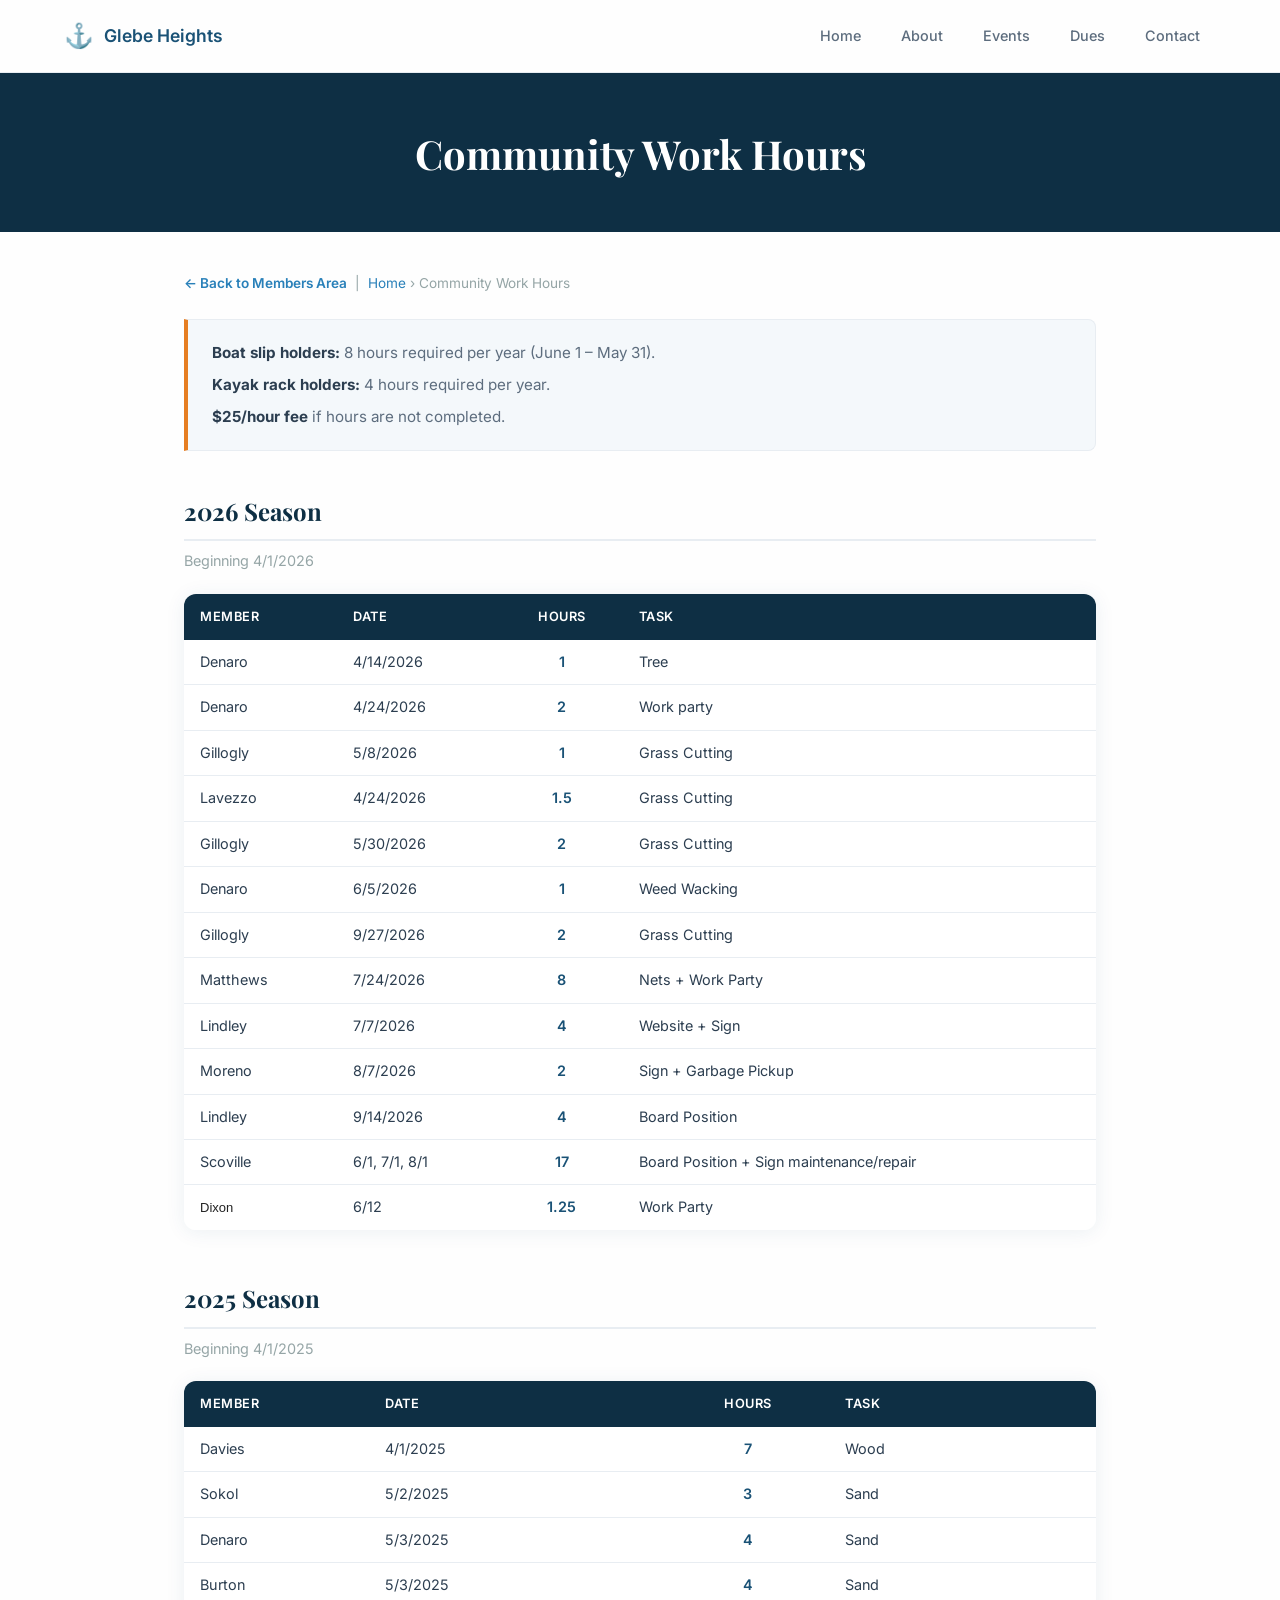
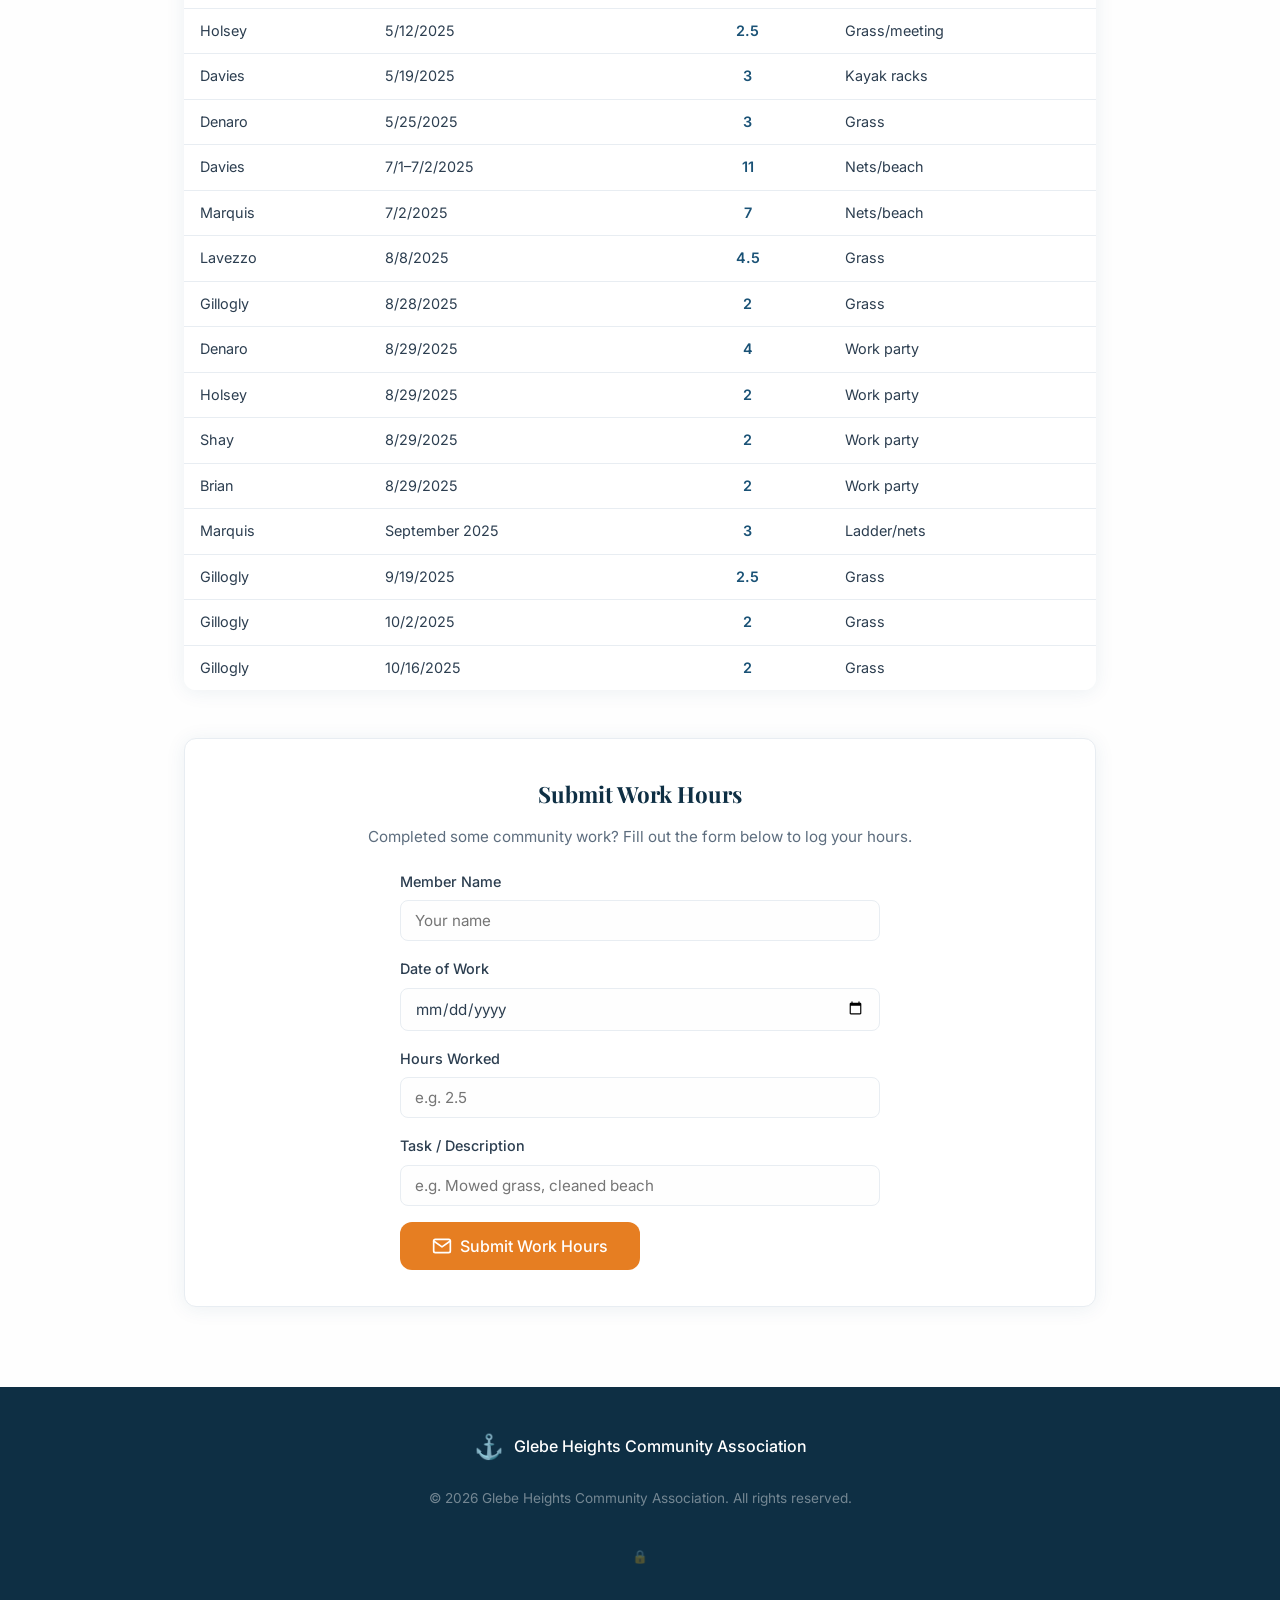
<file: workhours.html>
<!DOCTYPE html>
<html lang="en">
<head>
    <meta charset="UTF-8">
    <meta name="viewport" content="width=device-width, initial-scale=1.0">
    <title>Community Work Hours | Glebe Heights Community Association</title>
    <link rel="preconnect" href="https://fonts.googleapis.com">
    <link rel="preconnect" href="https://fonts.gstatic.com" crossorigin>
    <link href="https://fonts.googleapis.com/css2?family=Playfair+Display:wght@600;700&family=Inter:wght@300;400;500;600&display=swap" rel="stylesheet">
    <link rel="stylesheet" href="styles.css">
    <style>
        body.workhours-page {
            padding-top: 72px;
        }

        .page-hero {
            background: var(--primary-dark);
            color: white;
            text-align: center;
            padding: 48px 24px 40px;
        }

        .page-hero h1 {
            font-family: 'Playfair Display', serif;
            font-size: clamp(1.8rem, 4vw, 2.5rem);
            font-weight: 700;
            margin-bottom: 4px;
        }

        .breadcrumb {
            font-size: 0.85rem;
            color: var(--text-muted);
            margin-bottom: 24px;
        }

        .breadcrumb a {
            color: var(--primary-light);
            text-decoration: none;
        }

        .breadcrumb a:hover {
            color: var(--accent);
        }

        .page-body {
            max-width: 960px;
            margin: 0 auto;
            padding: 40px 24px 80px;
        }

        .requirements-banner {
            background: var(--bg-alt);
            border: 1px solid var(--border);
            border-left: 4px solid var(--accent);
            border-radius: 0 var(--radius-sm) var(--radius-sm) 0;
            padding: 20px 24px;
            margin-bottom: 40px;
            line-height: 1.7;
        }

        .requirements-banner strong {
            color: var(--text);
        }

        .requirements-banner p {
            color: var(--text-light);
            font-size: 0.95rem;
            margin-bottom: 6px;
        }

        .requirements-banner p:last-child {
            margin-bottom: 0;
        }

        .season-header {
            font-family: 'Playfair Display', serif;
            font-size: 1.5rem;
            font-weight: 700;
            color: var(--primary-dark);
            margin: 48px 0 8px;
            padding-bottom: 8px;
            border-bottom: 2px solid var(--border);
        }

        .season-header:first-of-type {
            margin-top: 0;
        }

        .season-note {
            font-size: 0.9rem;
            color: var(--text-muted);
            margin-bottom: 20px;
        }

        .table-wrapper {
            overflow-x: auto;
            -webkit-overflow-scrolling: touch;
            margin-bottom: 32px;
            border-radius: var(--radius);
            box-shadow: var(--shadow);
        }

        .hours-table {
            width: 100%;
            border-collapse: collapse;
            background: white;
            min-width: 500px;
        }

        .hours-table th {
            background: var(--primary-dark);
            color: white;
            font-weight: 600;
            font-size: 0.8rem;
            text-transform: uppercase;
            letter-spacing: 0.5px;
            padding: 12px 16px;
            text-align: left;
        }

        .hours-table td {
            padding: 10px 16px;
            border-bottom: 1px solid var(--border);
            color: var(--text);
            font-size: 0.9rem;
        }

        .hours-table tr:last-child td {
            border-bottom: none;
        }

        .hours-table tr:hover td {
            background: var(--bg-alt);
        }

        .hours-table td:nth-child(3) {
            font-weight: 600;
            color: var(--primary);
            text-align: center;
        }

        .hours-table th:nth-child(3) {
            text-align: center;
        }

        .submit-section {
            background: white;
            border: 1px solid var(--border);
            border-radius: var(--radius);
            padding: 36px 40px;
            margin-top: 48px;
            box-shadow: var(--shadow);
            text-align: center;
        }

        .submit-section h2 {
            font-family: 'Playfair Display', serif;
            font-size: 1.4rem;
            font-weight: 700;
            color: var(--primary-dark);
            margin-bottom: 12px;
        }

        .submit-section p {
            color: var(--text-light);
            font-size: 0.95rem;
            margin-bottom: 20px;
            line-height: 1.6;
        }

        .workhours-form {
            text-align: left;
            max-width: 480px;
            margin: 0 auto;
        }

        .wh-form-row {
            margin-bottom: 16px;
        }

        .wh-form-row label {
            display: block;
            font-weight: 500;
            color: var(--text);
            margin-bottom: 6px;
            font-size: 0.9rem;
        }

        .wh-form-row input {
            width: 100%;
            padding: 10px 14px;
            border: 1px solid var(--border);
            border-radius: var(--radius-sm);
            font-family: 'Inter', sans-serif;
            font-size: 0.95rem;
            color: var(--text);
            background: var(--bg);
            transition: var(--transition);
        }

        .wh-form-row input:focus {
            outline: none;
            border-color: var(--primary-light);
            box-shadow: 0 0 0 3px rgba(41, 128, 185, 0.12);
        }

        .back-members {
            font-weight: 600;
            color: var(--primary);
        }

        .back-members:hover {
            color: var(--accent);
        }

        .btn-submit {
            display: inline-flex;
            align-items: center;
            gap: 8px;
            padding: 14px 32px;
            background: var(--accent);
            color: white;
            border: none;
            border-radius: var(--radius);
            font-family: 'Inter', sans-serif;
            font-size: 1rem;
            font-weight: 500;
            text-decoration: none;
            transition: var(--transition);
        }

        .btn-submit:hover {
            background: var(--accent-light);
            transform: translateY(-2px);
            box-shadow: 0 4px 20px rgba(230, 126, 34, 0.3);
        }

        @media (max-width: 768px) {
            .page-body {
                padding: 24px 16px 60px;
            }

            .submit-section {
                padding: 24px 20px;
            }
        }

        @media print {
            body.workhours-page {
                padding-top: 0;
            }

            .header, .footer, .breadcrumb, .submit-section {
                display: none !important;
            }

            .page-hero {
                background: none !important;
                color: var(--text) !important;
                padding: 10px 0;
            }

            .page-hero h1 {
                font-size: 1.6rem;
                color: var(--primary-dark);
            }

            .page-body {
                padding: 0;
            }

            .table-wrapper {
                box-shadow: none;
                overflow: visible;
            }

            .hours-table {
                min-width: auto;
            }

            .hours-table th {
                background: var(--primary-dark) !important;
                color: white !important;
                -webkit-print-color-adjust: exact;
                print-color-adjust: exact;
                padding: 6px 10px;
                font-size: 0.75rem;
            }

            .hours-table td {
                padding: 5px 10px;
                font-size: 0.8rem;
            }

            .requirements-banner {
                border-left: 3px solid var(--accent);
                -webkit-print-color-adjust: exact;
                print-color-adjust: exact;
            }
        }
    </style>
</head>
<body class="workhours-page">
    <header class="header" id="header">
        <div class="container header-inner">
            <a href="index.html" class="logo">
                <span class="logo-icon">⚓</span>
                <span class="logo-text">Glebe Heights</span>
            </a>
            <nav class="nav" id="nav">
                <a href="index.html" class="nav-link">Home</a>
                <a href="index.html#about" class="nav-link">About</a>
                <a href="index.html#events" class="nav-link">Events</a>
                <a href="index.html#dues" class="nav-link">Dues</a>
                <a href="index.html#contact" class="nav-link">Contact</a>
            </nav>
            <button class="mobile-toggle" id="mobile-toggle" aria-label="Toggle navigation">
                <span></span>
                <span></span>
                <span></span>
            </button>
        </div>
    </header>

    <section class="page-hero">
        <h1>Community Work Hours</h1>
    </section>

    <div class="page-body">
        <p class="breadcrumb"><a href="members.html" class="back-members">&larr; Back to Members Area</a> &nbsp;|&nbsp; <a href="index.html">Home</a> &rsaquo; Community Work Hours</p>

        <div class="requirements-banner">
            <p><strong>Boat slip holders:</strong> 8 hours required per year (June 1 &ndash; May 31).</p>
            <p><strong>Kayak rack holders:</strong> 4 hours required per year.</p>
            <p><strong>$25/hour fee</strong> if hours are not completed.</p>
        </div>

        <h2 class="season-header">2026 Season</h2>
        <p class="season-note">Beginning 4/1/2026</p>

        <div class="table-wrapper">
            <table class="hours-table">
                <thead>
                    <tr>
                        <th>Member</th>
                        <th>Date</th>
                        <th>Hours</th>
                        <th>Task</th>
                    </tr>
                </thead>
                <tbody>
                    <tr>
                        <td>Denaro</td>
                        <td>4/14/2026</td>
                        <td>1</td>
                        <td>Tree</td>
                    </tr>
                    <tr>
                        <td>Denaro</td>
                        <td>4/24/2026</td>
                        <td>2</td>
                        <td>Work party</td>
                    </tr>
                    <tr>
                        <td>Gillogly</td>
                        <td>5/8/2026</td>
                        <td>1</td>
                        <td>Grass</td>
                    </tr>
                    <tr>
                        <td>Lavezzo</td>
                        <td>4/24/2026</td>
                        <td>1.5</td>
                        <td>Grass</td>
                    </tr>
                    <tr>
                        <td>Gillogly</td>
                        <td>5/30/2026</td>
                        <td>2</td>
                        <td>Grass</td>
                    </tr>
                </tbody>
            </table>
        </div>

        <h2 class="season-header">2025 Season</h2>
        <p class="season-note">Beginning 4/1/2025</p>

        <div class="table-wrapper">
            <table class="hours-table">
                <thead>
                    <tr>
                        <th>Member</th>
                        <th>Date</th>
                        <th>Hours</th>
                        <th>Task</th>
                    </tr>
                </thead>
                <tbody>
                    <tr>
                        <td>Davies</td>
                        <td>4/1/2025</td>
                        <td>7</td>
                        <td>Wood</td>
                    </tr>
                    <tr>
                        <td>Sokol</td>
                        <td>5/2/2025</td>
                        <td>3</td>
                        <td>Sand</td>
                    </tr>
                    <tr>
                        <td>Denaro</td>
                        <td>5/3/2025</td>
                        <td>4</td>
                        <td>Sand</td>
                    </tr>
                    <tr>
                        <td>Burton</td>
                        <td>5/3/2025</td>
                        <td>4</td>
                        <td>Sand</td>
                    </tr>
                    <tr>
                        <td>Holsey</td>
                        <td>5/12/2025</td>
                        <td>2.5</td>
                        <td>Grass/meeting</td>
                    </tr>
                    <tr>
                        <td>Davies</td>
                        <td>5/19/2025</td>
                        <td>3</td>
                        <td>Kayak racks</td>
                    </tr>
                    <tr>
                        <td>Denaro</td>
                        <td>5/25/2025</td>
                        <td>3</td>
                        <td>Grass</td>
                    </tr>
                    <tr>
                        <td>Davies</td>
                        <td>7/1&ndash;7/2/2025</td>
                        <td>11</td>
                        <td>Nets/beach</td>
                    </tr>
                    <tr>
                        <td>Marquis</td>
                        <td>7/2/2025</td>
                        <td>7</td>
                        <td>Nets/beach</td>
                    </tr>
                    <tr>
                        <td>Lavezzo</td>
                        <td>8/8/2025</td>
                        <td>4.5</td>
                        <td>Grass</td>
                    </tr>
                    <tr>
                        <td>Gillogly</td>
                        <td>8/28/2025</td>
                        <td>2</td>
                        <td>Grass</td>
                    </tr>
                    <tr>
                        <td>Denaro</td>
                        <td>8/29/2025</td>
                        <td>4</td>
                        <td>Work party</td>
                    </tr>
                    <tr>
                        <td>Holsey</td>
                        <td>8/29/2025</td>
                        <td>2</td>
                        <td>Work party</td>
                    </tr>
                    <tr>
                        <td>Shay</td>
                        <td>8/29/2025</td>
                        <td>2</td>
                        <td>Work party</td>
                    </tr>
                    <tr>
                        <td>Brian</td>
                        <td>8/29/2025</td>
                        <td>2</td>
                        <td>Work party</td>
                    </tr>
                    <tr>
                        <td>Marquis</td>
                        <td>September 2025</td>
                        <td>3</td>
                        <td>Ladder/nets</td>
                    </tr>
                    <tr>
                        <td>Gillogly</td>
                        <td>9/19/2025</td>
                        <td>2.5</td>
                        <td>Grass</td>
                    </tr>
                    <tr>
                        <td>Gillogly</td>
                        <td>10/2/2025</td>
                        <td>2</td>
                        <td>Grass</td>
                    </tr>
                    <tr>
                        <td>Gillogly</td>
                        <td>10/16/2025</td>
                        <td>2</td>
                        <td>Grass</td>
                    </tr>
                </tbody>
            </table>
        </div>

        <div class="submit-section">
            <h2>Submit Work Hours</h2>
            <p>Completed some community work? Fill out the form below to log your hours.</p>

            <form id="workhours-form" class="workhours-form">
                <div class="wh-form-row">
                    <label for="wh-name">Member Name</label>
                    <input type="text" id="wh-name" required placeholder="Your name">
                </div>
                <div class="wh-form-row">
                    <label for="wh-date">Date of Work</label>
                    <input type="date" id="wh-date" required>
                </div>
                <div class="wh-form-row">
                    <label for="wh-hours">Hours Worked</label>
                    <input type="number" id="wh-hours" required min="0.5" step="0.5" placeholder="e.g. 2.5">
                </div>
                <div class="wh-form-row">
                    <label for="wh-task">Task / Description</label>
                    <input type="text" id="wh-task" required placeholder="e.g. Mowed grass, cleaned beach">
                </div>
                <button type="submit" class="btn-submit">
                    <svg width="20" height="20" viewBox="0 0 24 24" fill="none" stroke="currentColor" stroke-width="2" stroke-linecap="round" stroke-linejoin="round"><path d="M4 4h16c1.1 0 2 .9 2 2v12c0 1.1-.9 2-2 2H4c-1.1 0-2-.9-2-2V6c0-1.1.9-2 2-2z"/><polyline points="22,6 12,13 2,6"/></svg>
                    Submit Work Hours
                </button>
            </form>
        </div>
    </div>

    <footer class="footer">
        <div class="container footer-inner">
            <div class="footer-brand">
                <span class="logo-icon">⚓</span>
                <span>Glebe Heights Community Association</span>
            </div>
            <p class="footer-copy">&copy; 2026 Glebe Heights Community Association. All rights reserved.</p>
        </div>
    </footer>

    <script src="github-publish.js"></script>
    <script src="admin.js"></script>
    <script src="admin-pages.js"></script>
    <script>
        const toggle = document.getElementById('mobile-toggle');
        const nav = document.getElementById('nav');
        if (toggle && nav) {
            toggle.addEventListener('click', () => {
                toggle.classList.toggle('active');
                nav.classList.toggle('active');
            });
        }

        document.getElementById('workhours-form').addEventListener('submit', function(e) {
            e.preventDefault();
            const name = document.getElementById('wh-name').value.trim();
            const date = document.getElementById('wh-date').value;
            const hours = document.getElementById('wh-hours').value;
            const task = document.getElementById('wh-task').value.trim();

            if (!name || !date || !hours || !task) return;

            const subject = 'Work Hours Submission - ' + name;
            let body = 'WORK HOURS SUBMISSION\n';
            body += '=====================\n\n';
            body += 'Member Name: ' + name + '\n';
            body += 'Date of Work: ' + date + '\n';
            body += 'Hours Worked: ' + hours + '\n';
            body += 'Task/Description: ' + task + '\n';
            body += '\n---\nSubmitted via glebeheights.github.io work hours form';

            const mailto = 'mailto:glebeheights.secretary@gmail.com'
                + '?subject=' + encodeURIComponent(subject)
                + '&body=' + encodeURIComponent(body);

            window.location.href = mailto;
        });
    </script>
</body>
</html>
</file>
<file: styles.css>
:root {
    --primary: #1a5276;
    --primary-light: #2980b9;
    --primary-dark: #0e2f44;
    --accent: #e67e22;
    --accent-light: #f39c12;
    --bg: #fefefe;
    --bg-alt: #f4f8fb;
    --bg-dark: #0e2f44;
    --text: #2c3e50;
    --text-light: #5d6d7e;
    --text-muted: #95a5a6;
    --border: #e8edf2;
    --shadow: 0 2px 20px rgba(26, 82, 118, 0.08);
    --shadow-lg: 0 8px 40px rgba(26, 82, 118, 0.12);
    --radius: 12px;
    --radius-sm: 8px;
    --transition: 0.3s cubic-bezier(0.4, 0, 0.2, 1);
}

*, *::before, *::after {
    margin: 0;
    padding: 0;
    box-sizing: border-box;
}

html {
    scroll-behavior: smooth;
    scroll-padding-top: 80px;
}

body {
    font-family: 'Inter', -apple-system, BlinkMacSystemFont, sans-serif;
    color: var(--text);
    background: var(--bg);
    line-height: 1.7;
    -webkit-font-smoothing: antialiased;
}

.container {
    max-width: 1200px;
    margin: 0 auto;
    padding: 0 24px;
}

/* Header */
.header {
    position: fixed;
    top: 0;
    left: 0;
    right: 0;
    z-index: 1000;
    background: rgba(254, 254, 254, 0.95);
    backdrop-filter: blur(10px);
    border-bottom: 1px solid var(--border);
    transition: var(--transition);
}

.header.scrolled {
    box-shadow: var(--shadow);
}

.header-inner {
    display: flex;
    align-items: center;
    justify-content: space-between;
    height: 72px;
}

.logo {
    display: flex;
    align-items: center;
    gap: 10px;
    text-decoration: none;
    color: var(--primary);
    font-weight: 600;
    font-size: 1.1rem;
}

.logo-icon {
    font-size: 1.5rem;
}

.nav {
    display: flex;
    gap: 8px;
}

.nav-link {
    text-decoration: none;
    color: var(--text-light);
    font-size: 0.9rem;
    font-weight: 500;
    padding: 8px 16px;
    border-radius: var(--radius-sm);
    transition: var(--transition);
}

.nav-link:hover {
    color: var(--primary);
    background: var(--bg-alt);
}

.nav-divider {
    width: 1px;
    height: 20px;
    background: var(--border);
    margin: 0 4px;
}

.mobile-toggle {
    display: none;
    flex-direction: column;
    gap: 5px;
    background: none;
    border: none;
    cursor: pointer;
    padding: 8px;
}

.mobile-toggle span {
    width: 24px;
    height: 2px;
    background: var(--text);
    border-radius: 2px;
    transition: var(--transition);
}

/* Hero */
.hero {
    position: relative;
    height: 100vh;
    max-height: 900px;
    display: flex;
    align-items: center;
    justify-content: center;
    background: var(--primary-dark);
    overflow: hidden;
}

.hero-bg {
    position: absolute;
    inset: 0;
    overflow: hidden;
}

.hero-bg img {
    width: 100%;
    height: 100%;
    object-fit: cover;
    display: block;
}

.hero-overlay {
    position: absolute;
    inset: 0;
    background: rgba(14, 47, 68, 0.65);
}

.hero-content {
    position: relative;
    text-align: center;
    color: white;
    padding: 120px 24px 80px;
}

.hero-title {
    font-family: 'Playfair Display', serif;
    font-size: clamp(2.5rem, 6vw, 4.5rem);
    font-weight: 700;
    line-height: 1.15;
    margin-bottom: 20px;
    text-shadow: 0 2px 20px rgba(0, 0, 0, 0.2);
}

.hero-subtitle {
    font-size: clamp(1.1rem, 2.5vw, 1.4rem);
    font-weight: 300;
    opacity: 0.9;
    margin-bottom: 40px;
    letter-spacing: 0.5px;
}

.hero-cta {
    display: flex;
    gap: 16px;
    justify-content: center;
    flex-wrap: wrap;
}

.hero-wave {
    position: absolute;
    bottom: -1px;
    left: 0;
    right: 0;
    line-height: 0;
}

.hero-wave svg {
    width: 100%;
    height: 80px;
}

/* Buttons */
.btn {
    display: inline-flex;
    align-items: center;
    gap: 8px;
    padding: 14px 28px;
    border-radius: var(--radius);
    text-decoration: none;
    font-weight: 500;
    font-size: 0.95rem;
    transition: var(--transition);
    border: 2px solid transparent;
}

.btn-primary {
    background: var(--accent);
    color: white;
    border-color: var(--accent);
}

.btn-primary:hover {
    background: var(--accent-light);
    border-color: var(--accent-light);
    transform: translateY(-2px);
    box-shadow: 0 4px 20px rgba(230, 126, 34, 0.3);
}

.btn-secondary {
    background: transparent;
    color: white;
    border-color: rgba(255, 255, 255, 0.5);
}

.btn-secondary:hover {
    background: rgba(255, 255, 255, 0.1);
    border-color: white;
    transform: translateY(-2px);
}

.btn-outline {
    background: transparent;
    color: var(--primary);
    border-color: var(--primary);
}

.btn-outline:hover {
    background: var(--primary);
    color: white;
    transform: translateY(-2px);
}

.btn-facebook {
    background: #1877f2;
    color: white;
    border-color: #1877f2;
}

.btn-facebook:hover {
    background: #166fe5;
    transform: translateY(-2px);
    box-shadow: 0 4px 20px rgba(24, 119, 242, 0.3);
}

/* Sections */
.section {
    padding: 100px 0;
}

.section:nth-child(even) {
    background: var(--bg-alt);
}

.section-title {
    font-family: 'Playfair Display', serif;
    font-size: clamp(2rem, 4vw, 2.8rem);
    font-weight: 700;
    color: var(--primary-dark);
    text-align: center;
    margin-bottom: 12px;
}

.section-subtitle {
    text-align: center;
    color: var(--text-light);
    font-size: 1.1rem;
    max-width: 600px;
    margin: 0 auto 60px;
}

/* About */
.about-grid {
    display: grid;
    grid-template-columns: 1fr 1fr;
    gap: 60px;
    align-items: start;
}

.about-text .lead {
    font-size: 1.2rem;
    font-weight: 500;
    color: var(--primary);
    margin-bottom: 20px;
    line-height: 1.6;
}

.about-text p {
    margin-bottom: 16px;
    color: var(--text-light);
}

.about-highlights {
    display: grid;
    grid-template-columns: 1fr 1fr;
    gap: 20px;
}

.highlight-card {
    background: white;
    padding: 24px;
    border-radius: var(--radius);
    box-shadow: var(--shadow);
    text-align: center;
    transition: var(--transition);
}

.highlight-card:hover {
    transform: translateY(-4px);
    box-shadow: var(--shadow-lg);
}

.highlight-icon {
    font-size: 2rem;
    display: block;
    margin-bottom: 12px;
}

.highlight-card h3 {
    font-size: 0.95rem;
    font-weight: 600;
    color: var(--primary);
    margin-bottom: 4px;
}

.highlight-card p {
    font-size: 0.85rem;
    color: var(--text-muted);
}

/* Amenities */
.amenities-grid {
    display: grid;
    grid-template-columns: repeat(auto-fit, minmax(260px, 1fr));
    gap: 30px;
}

.amenity-card {
    background: white;
    padding: 36px 28px;
    border-radius: var(--radius);
    box-shadow: var(--shadow);
    transition: var(--transition);
    border: 1px solid var(--border);
}

.amenity-card:hover {
    transform: translateY(-4px);
    box-shadow: var(--shadow-lg);
    border-color: var(--primary-light);
}

.amenity-icon {
    font-size: 2.5rem;
    margin-bottom: 16px;
}

.amenity-card h3 {
    font-size: 1.2rem;
    font-weight: 600;
    color: var(--primary);
    margin-bottom: 12px;
}

.amenity-card p {
    color: var(--text-light);
    font-size: 0.95rem;
    line-height: 1.7;
}

/* Events */
.events-grid {
    display: grid;
    grid-template-columns: repeat(auto-fit, minmax(300px, 1fr));
    gap: 30px;
    margin-bottom: 50px;
}

.event-card {
    background: white;
    padding: 32px;
    border-radius: var(--radius);
    box-shadow: var(--shadow);
    border-left: 4px solid var(--primary);
    transition: var(--transition);
}

.event-card:hover {
    transform: translateY(-2px);
    box-shadow: var(--shadow-lg);
}

.event-recurring { border-left-color: var(--primary); }
.event-seasonal { border-left-color: var(--accent); }
.event-special { border-left-color: #27ae60; }

.event-badge {
    display: inline-block;
    padding: 4px 12px;
    border-radius: 20px;
    font-size: 0.75rem;
    font-weight: 600;
    text-transform: uppercase;
    letter-spacing: 0.5px;
    margin-bottom: 12px;
}

.event-recurring .event-badge {
    background: rgba(26, 82, 118, 0.1);
    color: var(--primary);
}

.event-seasonal .event-badge {
    background: rgba(230, 126, 34, 0.1);
    color: var(--accent);
}

.event-special .event-badge {
    background: rgba(39, 174, 96, 0.1);
    color: #27ae60;
}

.event-card h3 {
    font-size: 1.3rem;
    font-weight: 600;
    color: var(--primary-dark);
    margin-bottom: 8px;
}

.event-date {
    font-weight: 600;
    color: var(--text);
    margin-bottom: 4px;
}

.event-location {
    color: var(--text-muted);
    font-size: 0.9rem;
    margin-bottom: 12px;
}

.event-card p:last-child {
    color: var(--text-light);
    font-size: 0.95rem;
}

.events-cta {
    text-align: center;
}

.events-cta p {
    color: var(--text-light);
    margin-bottom: 16px;
}

/* Reservations */
.reservations-content {
    display: grid;
    grid-template-columns: 1.2fr 1fr;
    gap: 50px;
    align-items: start;
}

.reservation-info h3,
.reservation-rules h3 {
    font-size: 1.3rem;
    font-weight: 600;
    color: var(--primary-dark);
    margin-bottom: 16px;
}

.reservation-info p {
    color: var(--text-light);
    margin-bottom: 20px;
}

.reservation-list {
    list-style: none;
    margin-bottom: 30px;
}

.reservation-list li {
    position: relative;
    padding-left: 28px;
    margin-bottom: 12px;
    color: var(--text-light);
}

.reservation-list li::before {
    content: '✓';
    position: absolute;
    left: 0;
    color: #27ae60;
    font-weight: 700;
}

.rules-card {
    background: white;
    padding: 28px;
    border-radius: var(--radius);
    box-shadow: var(--shadow);
    border: 1px solid var(--border);
}

.rules-card ul {
    list-style: none;
}

.rules-card li {
    position: relative;
    padding-left: 28px;
    margin-bottom: 14px;
    color: var(--text-light);
    font-size: 0.95rem;
}

.rules-card li::before {
    content: '•';
    position: absolute;
    left: 8px;
    color: var(--accent);
    font-weight: 700;
    font-size: 1.2rem;
}

/* Updates */
.updates-grid {
    display: grid;
    grid-template-columns: repeat(auto-fit, minmax(300px, 1fr));
    gap: 30px;
    margin-bottom: 50px;
}

.update-card {
    background: white;
    padding: 32px;
    border-radius: var(--radius);
    box-shadow: var(--shadow);
    border: 1px solid var(--border);
    transition: var(--transition);
}

.update-card:hover {
    box-shadow: var(--shadow-lg);
}

.update-date {
    font-size: 0.8rem;
    font-weight: 600;
    text-transform: uppercase;
    letter-spacing: 1px;
    color: var(--accent);
    margin-bottom: 10px;
}

.update-card h3 {
    font-size: 1.15rem;
    font-weight: 600;
    color: var(--primary-dark);
    margin-bottom: 12px;
}

.update-card p {
    color: var(--text-light);
    font-size: 0.95rem;
}

.update-card p + p {
    margin-top: 8px;
}

.update-urgent {
    border-left: 4px solid #e74c3c;
    background: #fef9f8;
}

.update-urgent .update-date {
    color: #e74c3c;
}

.updates-cta {
    text-align: center;
}

.updates-cta p {
    color: var(--text-light);
    margin-bottom: 16px;
}

/* Contact */
.contact-grid {
    display: grid;
    grid-template-columns: repeat(auto-fit, minmax(240px, 1fr));
    gap: 24px;
}

.contact-card {
    background: white;
    padding: 32px;
    border-radius: var(--radius);
    box-shadow: var(--shadow);
    text-align: center;
    transition: var(--transition);
    border: 1px solid var(--border);
}

.contact-card:hover {
    transform: translateY(-2px);
    box-shadow: var(--shadow-lg);
}

.contact-card h3 {
    font-size: 1.1rem;
    margin-bottom: 12px;
    color: var(--primary-dark);
}

.contact-card p {
    color: var(--text-light);
}

.contact-card a {
    color: var(--primary-light);
    text-decoration: none;
    font-weight: 500;
    word-break: break-all;
}

.contact-card a:hover {
    color: var(--accent);
}

/* Footer */
.footer {
    background: var(--bg-dark);
    color: rgba(255, 255, 255, 0.7);
    padding: 40px 0;
}

.footer-inner {
    display: flex;
    flex-direction: column;
    align-items: center;
    gap: 20px;
    text-align: center;
}

.footer-brand {
    display: flex;
    align-items: center;
    gap: 10px;
    color: white;
    font-weight: 500;
}

.footer-links a {
    color: rgba(255, 255, 255, 0.7);
    transition: var(--transition);
}

.footer-links a:hover {
    color: white;
}

.footer-copy {
    font-size: 0.85rem;
    opacity: 0.6;
}

/* Reservation Calendar */
.calendar-container {
    max-width: 700px;
    margin: 0 auto 50px;
    background: white;
    border-radius: var(--radius);
    box-shadow: var(--shadow-lg);
    padding: 30px;
    border: 1px solid var(--border);
    overflow: hidden;
}

.calendar-header {
    display: flex;
    align-items: center;
    justify-content: space-between;
    margin-bottom: 24px;
}

.calendar-month {
    font-family: 'Playfair Display', serif;
    font-size: 1.4rem;
    font-weight: 600;
    color: var(--primary-dark);
}

.calendar-nav {
    background: var(--bg-alt);
    border: 1px solid var(--border);
    border-radius: var(--radius-sm);
    width: 40px;
    height: 40px;
    display: flex;
    align-items: center;
    justify-content: center;
    cursor: pointer;
    font-size: 1.2rem;
    color: var(--primary);
    transition: var(--transition);
}

.calendar-nav:hover {
    background: var(--primary);
    color: white;
    border-color: var(--primary);
}

.calendar-grid {
    display: grid;
    grid-template-columns: repeat(7, minmax(0, 1fr));
    gap: 2px;
    margin-bottom: 2px;
}

.cal-day-header {
    text-align: center;
    font-size: 0.75rem;
    font-weight: 600;
    text-transform: uppercase;
    letter-spacing: 0.5px;
    color: var(--text-muted);
    padding: 8px 0;
}

#cal-days {
    display: grid;
    grid-template-columns: repeat(7, minmax(0, 1fr));
    gap: 4px;
}

.cal-day {
    aspect-ratio: 1;
    display: flex;
    flex-direction: column;
    align-items: center;
    justify-content: center;
    border-radius: var(--radius-sm);
    font-size: 0.9rem;
    position: relative;
    padding: 4px;
    overflow: hidden;
    min-width: 0;
}

.cal-empty {
    background: none;
}

.cal-day-num {
    font-weight: 500;
    color: var(--text);
}

.cal-today {
    background: var(--bg-alt);
    border: 2px solid var(--primary-light);
}

.cal-today .cal-day-num {
    font-weight: 700;
    color: var(--primary);
}

.cal-reserved {
    background: var(--accent);
    border-radius: var(--radius-sm);
}

.cal-reserved .cal-day-num {
    color: white;
    font-weight: 700;
}

.cal-reservation-name {
    font-size: 0.55rem;
    color: white;
    text-align: center;
    line-height: 1.2;
    width: 100%;
    overflow: hidden;
    text-overflow: ellipsis;
    white-space: nowrap;
}

.cal-meeting {
    background: #0891b2;
    border-radius: var(--radius-sm);
}

.cal-meeting .cal-day-num {
    color: white;
    font-weight: 700;
}

.cal-meeting-name {
    font-size: 0.55rem;
    color: white;
    text-align: center;
    line-height: 1.2;
    width: 100%;
    overflow: hidden;
    text-overflow: ellipsis;
    white-space: nowrap;
}

.cal-event {
    background: #27ae60;
    border-radius: var(--radius-sm);
}

.cal-event .cal-day-num {
    color: white;
    font-weight: 700;
}

.cal-event-name {
    font-size: 0.55rem;
    color: white;
    text-align: center;
    line-height: 1.2;
    width: 100%;
    overflow: hidden;
    text-overflow: ellipsis;
    white-space: nowrap;
}

.calendar-legend {
    display: flex;
    gap: 20px;
    justify-content: center;
    margin-top: 20px;
    padding-top: 16px;
    border-top: 1px solid var(--border);
}

.legend-item {
    display: flex;
    align-items: center;
    gap: 6px;
    font-size: 0.8rem;
    color: var(--text-light);
    font-weight: 500;
}

.legend-dot {
    width: 12px;
    height: 12px;
    border-radius: 3px;
    display: inline-block;
}

.legend-dot-reservation { background: var(--accent); }
.legend-dot-meeting { background: #0891b2; }
.legend-dot-event { background: #27ae60; }

@media (max-width: 480px) {
    .calendar-container {
        padding: 16px;
    }

    .cal-day {
        aspect-ratio: auto;
        min-height: 44px;
    }

    .cal-reservation-name {
        font-size: 0.5rem;
    }
}

/* Reservation Form */
.reservation-form-container {
    max-width: 700px;
    margin: 0 auto 50px;
    background: white;
    border-radius: var(--radius);
    box-shadow: var(--shadow-lg);
    padding: 36px;
    border: 1px solid var(--border);
}

.reservation-form-title {
    font-family: 'Playfair Display', serif;
    font-size: 1.5rem;
    font-weight: 600;
    color: var(--primary-dark);
    margin-bottom: 8px;
    text-align: center;
}

.reservation-form-subtitle {
    text-align: center;
    color: var(--text-light);
    font-size: 0.95rem;
    margin-bottom: 28px;
}

.reservation-form .form-row {
    display: grid;
    grid-template-columns: 1fr 1fr;
    gap: 20px;
}

.reservation-form .form-group {
    margin-bottom: 20px;
}

.reservation-form label {
    display: block;
    font-size: 0.85rem;
    font-weight: 600;
    color: var(--text);
    margin-bottom: 6px;
    letter-spacing: 0.3px;
}

.reservation-form label .required {
    color: #e74c3c;
}

.reservation-form input,
.reservation-form textarea {
    width: 100%;
    padding: 12px 16px;
    border: 1px solid var(--border);
    border-radius: var(--radius-sm);
    font-family: inherit;
    font-size: 0.95rem;
    color: var(--text);
    background: var(--bg);
    transition: var(--transition);
}

.reservation-form input:focus,
.reservation-form textarea:focus {
    outline: none;
    border-color: var(--primary-light);
    box-shadow: 0 0 0 3px rgba(41, 128, 185, 0.12);
}

.reservation-form input.invalid,
.reservation-form textarea.invalid {
    border-color: #e74c3c;
    box-shadow: 0 0 0 3px rgba(231, 76, 60, 0.1);
}

.reservation-form textarea {
    resize: vertical;
    min-height: 80px;
}

.btn-accent {
    background: var(--accent);
    color: white;
    border-color: var(--accent);
    width: 100%;
    justify-content: center;
    font-size: 1rem;
    padding: 14px 28px;
    cursor: pointer;
}

.btn-accent:hover {
    background: var(--accent-light);
    border-color: var(--accent-light);
    transform: translateY(-2px);
    box-shadow: 0 4px 20px rgba(230, 126, 34, 0.3);
}

.form-status {
    margin-top: 16px;
    padding: 14px 18px;
    border-radius: var(--radius-sm);
    font-size: 0.9rem;
    font-weight: 500;
    text-align: center;
    line-height: 1.5;
}

.form-status.success {
    background: rgba(39, 174, 96, 0.1);
    color: #1e8449;
    border: 1px solid rgba(39, 174, 96, 0.25);
}

.form-status.error {
    background: rgba(231, 76, 60, 0.1);
    color: #c0392b;
    border: 1px solid rgba(231, 76, 60, 0.25);
}

@media (max-width: 480px) {
    .reservation-form .form-row {
        grid-template-columns: 1fr;
        gap: 0;
    }

    .reservation-form-container {
        padding: 24px 18px;
    }
}

/* Filter Bar */
.filter-bar {
    display: flex;
    justify-content: center;
    gap: 8px;
    margin-bottom: 30px;
    flex-wrap: wrap;
}

.filter-btn {
    padding: 8px 20px;
    border: 2px solid var(--border);
    border-radius: 30px;
    background: white;
    color: var(--text-light);
    font-size: 0.85rem;
    font-weight: 500;
    cursor: pointer;
    transition: var(--transition);
}

.filter-btn:hover {
    border-color: var(--primary-light);
    color: var(--primary);
}

.filter-btn.active {
    background: var(--primary);
    border-color: var(--primary);
    color: white;
}

.update-card.hidden {
    display: none;
}

/* Photo Collage Grid */
.collage-grid {
    display: grid;
    grid-template-columns: repeat(4, 1fr);
    grid-auto-rows: 220px;
    gap: 8px;
}

.collage-grid-img {
    width: 100%;
    height: 100%;
    object-fit: cover;
    display: block;
    border-radius: var(--radius-sm);
    transition: var(--transition);
    cursor: pointer;
}

.collage-grid-img:hover {
    transform: scale(1.03);
    box-shadow: var(--shadow-lg);
    z-index: 1;
    position: relative;
}

.collage-grid-img:nth-child(1) { grid-column: span 2; }
.collage-grid-img:nth-child(10) { grid-column: span 2; }
.collage-grid-img:nth-child(11) { grid-column: span 2; }

/* Dues */
.dues-content {
    display: grid;
    grid-template-columns: 1.3fr 1fr;
    gap: 50px;
    align-items: center;
}

.dues-info h3 {
    font-size: 1.3rem;
    font-weight: 600;
    color: var(--primary-dark);
    margin-bottom: 16px;
}

.dues-info p {
    color: var(--text-light);
    margin-bottom: 16px;
    line-height: 1.7;
}

.dues-email {
    background: var(--bg-alt);
    border: 1px solid var(--border);
    border-radius: var(--radius-sm);
    padding: 16px 20px;
    margin: 20px 0;
    font-size: 1rem;
}

.dues-email strong {
    color: var(--text);
    display: block;
    margin-bottom: 4px;
    font-size: 0.85rem;
    text-transform: uppercase;
    letter-spacing: 0.5px;
}

.dues-email a {
    color: var(--primary-light);
    text-decoration: none;
    font-weight: 500;
    font-size: 1.05rem;
    word-break: break-all;
}

.dues-email a:hover {
    color: var(--accent);
}

.dues-note {
    font-size: 0.9rem;
    color: var(--text-muted);
    font-style: italic;
}

.dues-qr {
    display: flex;
    justify-content: center;
}

.qr-card {
    background: white;
    border-radius: var(--radius);
    box-shadow: var(--shadow-lg);
    padding: 30px;
    text-align: center;
    border: 1px solid var(--border);
    max-width: 320px;
}

.qr-label {
    font-weight: 600;
    color: var(--primary);
    margin-bottom: 16px;
    font-size: 1rem;
}

.qr-image {
    width: 100%;
    max-width: 260px;
    border-radius: var(--radius-sm);
    margin-bottom: 12px;
}

.qr-name {
    font-weight: 500;
    color: var(--text-light);
    font-size: 0.9rem;
}

/* Responsive */
@media (max-width: 968px) {
    .about-grid {
        grid-template-columns: 1fr;
        gap: 40px;
    }

    .reservations-content {
        grid-template-columns: 1fr;
    }

    .dues-content {
        grid-template-columns: 1fr;
        gap: 40px;
    }

    .collage-grid {
        grid-template-columns: repeat(3, 1fr);
        grid-auto-rows: 200px;
    }

    .collage-grid-img:nth-child(1) { grid-column: span 2; }
    .collage-grid-img:nth-child(10) { grid-column: span 1; }
    .collage-grid-img:nth-child(11) { grid-column: span 2; }
}

@media (max-width: 768px) {
    .nav {
        position: fixed;
        top: 72px;
        left: 0;
        right: 0;
        background: white;
        flex-direction: column;
        padding: 20px;
        box-shadow: var(--shadow-lg);
        transform: translateY(-100%);
        opacity: 0;
        pointer-events: none;
        transition: var(--transition);
    }

    .nav.active {
        transform: translateY(0);
        opacity: 1;
        pointer-events: all;
    }

    .nav-link {
        padding: 12px 16px;
        font-size: 1rem;
    }

    .mobile-toggle {
        display: flex;
    }

    .mobile-toggle.active span:nth-child(1) {
        transform: rotate(45deg) translate(5px, 5px);
    }

    .mobile-toggle.active span:nth-child(2) {
        opacity: 0;
    }

    .mobile-toggle.active span:nth-child(3) {
        transform: rotate(-45deg) translate(5px, -5px);
    }

    .hero-content {
        padding: 100px 24px 60px;
    }

    .section {
        padding: 70px 0;
    }

    .about-highlights {
        grid-template-columns: 1fr 1fr;
    }

    .events-grid {
        grid-template-columns: 1fr;
    }
}

@media (max-width: 480px) {
    .about-highlights {
        grid-template-columns: 1fr;
    }

    .hero-cta {
        flex-direction: column;
        align-items: center;
    }

    .collage-grid {
        grid-template-columns: repeat(2, 1fr);
        grid-auto-rows: 180px;
    }

    .collage-grid-img:nth-child(1) { grid-column: span 2; }
    .collage-grid-img:nth-child(10) { grid-column: span 2; }
    .collage-grid-img:nth-child(11) { grid-column: span 2; }
}

/* ============================================
   ADMIN MODE STYLES
   ============================================ */

.admin-toolbar {
    position: fixed;
    top: 0;
    left: 0;
    right: 0;
    z-index: 9990;
    background: var(--primary-dark);
    color: white;
    box-shadow: 0 2px 12px rgba(0,0,0,0.3);
}

.admin-toolbar-inner {
    max-width: 1200px;
    margin: 0 auto;
    padding: 10px 24px;
    display: flex;
    align-items: center;
    gap: 16px;
    flex-wrap: wrap;
}

.admin-toolbar-label {
    font-weight: 600;
    font-size: 0.9rem;
    white-space: nowrap;
}

.admin-toolbar-email {
    font-size: 0.8rem;
    opacity: 0.7;
    white-space: nowrap;
}

.admin-toolbar-actions {
    display: flex;
    gap: 8px;
    margin-left: auto;
}

.admin-toolbar-btn {
    padding: 6px 14px;
    border: 1px solid rgba(255,255,255,0.3);
    border-radius: 4px;
    background: transparent;
    color: white;
    font-size: 0.8rem;
    font-weight: 500;
    cursor: pointer;
    transition: var(--transition);
    white-space: nowrap;
}

.admin-toolbar-btn:hover {
    background: rgba(255,255,255,0.1);
    border-color: rgba(255,255,255,0.6);
}

.admin-toolbar-save {
    background: #27ae60;
    border-color: #27ae60;
}

.admin-toolbar-save:hover {
    background: #2ecc71;
    border-color: #2ecc71;
}

.admin-toolbar-reset {
    border-color: #e67e22;
    color: #f39c12;
}

.admin-toolbar-reset:hover {
    background: rgba(243, 156, 18, 0.15);
}

.admin-toolbar-publish {
    background: #2980b9;
    border-color: #2980b9;
}

.admin-toolbar-publish:hover {
    background: #3498db;
    border-color: #3498db;
}

.admin-toolbar-publish:disabled {
    opacity: 0.7;
    cursor: default;
}

.admin-toolbar-publish-dirty {
    background: #e67e22;
    border-color: #e67e22;
    animation: ghca-pulse 1.8s ease-in-out infinite;
}

.admin-toolbar-publish-dirty:hover {
    background: #f39c12;
    border-color: #f39c12;
}

@keyframes ghca-pulse {
    0%, 100% { box-shadow: 0 0 0 0 rgba(230, 126, 34, 0.5); }
    50% { box-shadow: 0 0 0 5px rgba(230, 126, 34, 0); }
}

.admin-toolbar-token {
    border-color: rgba(255,255,255,0.3);
}

.ghca-token-steps {
    margin: 8px 0 16px 18px;
    padding: 0;
    color: var(--text-light);
    font-size: 0.9rem;
    line-height: 1.5;
}

.ghca-token-steps li {
    margin-bottom: 8px;
}

.ghca-token-steps a {
    color: var(--primary-light);
    font-weight: 600;
}

.ghca-token-disconnect {
    margin-top: 12px;
    background: none;
    border: 1px solid #e74c3c;
    color: #e74c3c;
    padding: 8px 14px;
    border-radius: 6px;
    font-size: 0.85rem;
    font-weight: 600;
    cursor: pointer;
    transition: var(--transition);
}

.ghca-token-disconnect:hover {
    background: rgba(231, 76, 60, 0.1);
}

.admin-toolbar-logout {
    border-color: #e74c3c;
    color: #e74c3c;
}

.admin-toolbar-logout:hover {
    background: rgba(231, 76, 60, 0.15);
}

body.admin-mode-active {
    padding-top: 48px;
}

body.admin-mode-active .header {
    top: 48px;
}

/* Admin editable areas */
.admin-editable {
    position: relative;
    transition: outline 0.2s ease, box-shadow 0.2s ease;
}

body.admin-mode-active .admin-editable {
    outline: 2px dashed transparent;
    outline-offset: 4px;
}

body.admin-mode-active .admin-editable:hover {
    outline-color: rgba(39, 174, 96, 0.4);
}

.admin-editable.admin-editing-active {
    outline: 2px dashed #27ae60 !important;
    outline-offset: 4px;
    box-shadow: 0 0 0 4px rgba(39, 174, 96, 0.08);
    background: rgba(39, 174, 96, 0.02);
}

.admin-inline-edit-btn {
    position: absolute;
    top: -8px;
    right: -8px;
    width: 28px;
    height: 28px;
    border-radius: 50%;
    border: 2px solid #27ae60;
    background: white;
    color: #27ae60;
    font-size: 0.75rem;
    cursor: pointer;
    display: none;
    align-items: center;
    justify-content: center;
    z-index: 10;
    box-shadow: 0 2px 8px rgba(0,0,0,0.15);
    transition: var(--transition);
    line-height: 1;
    padding: 0;
}

.admin-inline-edit-btn:hover {
    background: #27ae60;
    color: white;
    transform: scale(1.1);
}

body.admin-mode-active .admin-inline-edit-btn {
    display: flex;
}

/* Admin footer access link */
.admin-footer-access {
    margin-top: 12px;
}

.admin-login-trigger {
    color: rgba(255,255,255,0.3);
    text-decoration: none;
    font-size: 0.8rem;
    transition: var(--transition);
}

.admin-login-trigger:hover {
    color: rgba(255,255,255,0.7);
}

.admin-footer-indicator {
    font-size: 0.75rem;
    color: #27ae60;
    font-weight: 500;
}

/* Admin modal */
.admin-modal-overlay {
    position: fixed;
    inset: 0;
    background: rgba(0,0,0,0.6);
    z-index: 99999;
    display: flex;
    align-items: center;
    justify-content: center;
    opacity: 0;
    transition: opacity 0.3s ease;
    padding: 24px;
}

.admin-modal-overlay.visible {
    opacity: 1;
}

.admin-modal {
    background: white;
    border-radius: var(--radius);
    padding: 36px;
    max-width: 400px;
    width: 100%;
    position: relative;
    box-shadow: 0 20px 60px rgba(0,0,0,0.3);
}

.admin-modal-wide {
    max-width: 520px;
}

.admin-modal-close {
    position: absolute;
    top: 12px;
    right: 16px;
    background: none;
    border: none;
    font-size: 1.5rem;
    color: var(--text-muted);
    cursor: pointer;
    transition: var(--transition);
}

.admin-modal-close:hover {
    color: var(--text);
}

.admin-modal h3 {
    font-family: 'Playfair Display', serif;
    font-size: 1.4rem;
    color: var(--primary-dark);
    margin-bottom: 8px;
}

.admin-modal p {
    color: var(--text-light);
    font-size: 0.9rem;
    margin-bottom: 20px;
}

.admin-modal form {
    display: flex;
    flex-direction: column;
    gap: 12px;
}

.admin-modal input[type="email"],
.admin-modal input[type="text"],
.admin-modal input[type="password"],
.admin-modal textarea,
.admin-modal select {
    padding: 12px 16px;
    border: 1px solid var(--border);
    border-radius: var(--radius-sm);
    font-size: 0.95rem;
    font-family: inherit;
    color: var(--text);
    outline: none;
    transition: var(--transition);
    width: 100%;
}

.admin-modal input:focus,
.admin-modal textarea:focus,
.admin-modal select:focus {
    border-color: var(--primary-light);
    box-shadow: 0 0 0 3px rgba(41, 128, 185, 0.1);
}

.admin-modal textarea {
    resize: vertical;
    min-height: 80px;
}

.admin-modal label {
    font-size: 0.85rem;
    font-weight: 600;
    color: var(--text);
}

.admin-modal button[type="submit"] {
    padding: 12px 24px;
    background: var(--primary);
    color: white;
    border: none;
    border-radius: var(--radius-sm);
    font-size: 0.95rem;
    font-weight: 500;
    cursor: pointer;
    transition: var(--transition);
}

.admin-modal button[type="submit"]:hover {
    background: var(--primary-light);
}

.admin-modal-error {
    color: #e74c3c !important;
    font-size: 0.85rem !important;
    display: none !important;
    margin-top: 8px !important;
    margin-bottom: 0 !important;
}

.admin-modal-error.visible {
    display: block !important;
}

/* Admin notification toast */
.admin-notification {
    position: fixed;
    bottom: 24px;
    right: 24px;
    padding: 14px 24px;
    border-radius: var(--radius-sm);
    font-size: 0.9rem;
    font-weight: 500;
    z-index: 99999;
    opacity: 0;
    transform: translateY(10px);
    transition: opacity 0.3s ease, transform 0.3s ease;
    box-shadow: 0 4px 20px rgba(0,0,0,0.2);
}

.admin-notification.visible {
    opacity: 1;
    transform: translateY(0);
}

.admin-notification-success {
    background: #27ae60;
    color: white;
}

.admin-notification-error {
    background: #e74c3c;
    color: white;
}

/* Admin update card controls */
.admin-card-controls {
    position: absolute;
    top: 8px;
    right: 8px;
    display: flex;
    gap: 4px;
    opacity: 0;
    transition: opacity 0.2s ease;
}

body.admin-mode-active .admin-card-controls {
    opacity: 0.55;
}

body.admin-mode-active .update-card:hover .admin-card-controls,
body.admin-mode-active .update-card .admin-card-controls:focus-within {
    opacity: 1;
}

.admin-card-edit-btn,
.admin-card-remove-btn {
    width: 28px;
    height: 28px;
    border-radius: 50%;
    border: 1px solid var(--border);
    background: white;
    cursor: pointer;
    display: flex;
    align-items: center;
    justify-content: center;
    font-size: 0.8rem;
    transition: var(--transition);
    box-shadow: var(--shadow);
}

.admin-card-edit-btn:hover {
    border-color: #27ae60;
    color: #27ae60;
}

.admin-card-remove-btn {
    color: #e74c3c;
    font-size: 1.1rem;
    font-weight: bold;
}

.admin-card-remove-btn:hover {
    background: #e74c3c;
    color: white;
    border-color: #e74c3c;
}

.admin-updates-controls {
    text-align: center;
    margin-top: 20px;
    margin-bottom: 30px;
}

.admin-add-card-btn {
    display: inline-flex;
    align-items: center;
    gap: 6px;
    padding: 10px 22px;
    background: #27ae60;
    color: white;
    border: none;
    border-radius: var(--radius-sm);
    font-size: 0.9rem;
    font-weight: 500;
    cursor: pointer;
    transition: var(--transition);
}

.admin-add-card-btn:hover {
    background: #219a52;
    transform: translateY(-1px);
    box-shadow: 0 4px 12px rgba(39, 174, 96, 0.3);
}

/* Admin calendar day styles */
body.admin-mode-active .cal-day:not(.cal-empty) {
    cursor: pointer;
}

body.admin-mode-active .cal-day:not(.cal-empty):hover {
    outline: 2px solid var(--primary-light);
    outline-offset: -2px;
}

.cal-admin-reserved {
    background: #8e44ad !important;
    border-radius: var(--radius-sm);
}

.cal-admin-reserved .cal-day-num {
    color: white;
    font-weight: 700;
}

.cal-admin-name {
    font-size: 0.55rem;
    color: white;
    text-align: center;
    line-height: 1.2;
    width: 100%;
    overflow: hidden;
    text-overflow: ellipsis;
    white-space: nowrap;
}

/* Admin responsive */
@media (max-width: 768px) {
    .admin-toolbar-inner {
        padding: 8px 16px;
        gap: 8px;
    }

    .admin-toolbar-email {
        display: none;
    }

    .admin-toolbar-actions {
        margin-left: 0;
        width: 100%;
        justify-content: flex-end;
    }

    .admin-toolbar-btn {
        padding: 5px 10px;
        font-size: 0.75rem;
    }

    body.admin-mode-active {
        padding-top: 88px;
    }

    body.admin-mode-active .header {
        top: 88px;
    }
}

@media (max-width: 480px) {
    .admin-toolbar-actions {
        flex-wrap: wrap;
    }

    body.admin-mode-active {
        padding-top: 100px;
    }

    body.admin-mode-active .header {
        top: 100px;
    }
}

/* Gallery members-only note */
.gallery-members-note {
    text-align: center;
    margin-top: 24px;
    font-size: 0.95rem;
    color: var(--text-light);
}
.gallery-members-note a {
    color: var(--primary-light);
    text-decoration: none;
    font-weight: 500;
}
.gallery-members-note a:hover {
    color: var(--accent);
}

/* ============================================================
   Events feed + reservation form additions (calendar/events hub)
   ============================================================ */

/* Honeypot: visually hidden & off-screen; not announced to screen readers */
.hp-field {
    position: absolute !important;
    left: -9999px !important;
    top: auto;
    width: 1px;
    height: 1px;
    overflow: hidden;
}

/* Space/Area dropdown matches the other form fields */
.reservation-form select {
    width: 100%;
    padding: 12px 40px 12px 16px;
    border: 1px solid var(--border);
    border-radius: var(--radius-sm);
    font-family: inherit;
    font-size: 0.95rem;
    color: var(--text);
    background-color: var(--bg);
    transition: var(--transition);
    cursor: pointer;
    appearance: none;
    -webkit-appearance: none;
    background-image: url("data:image/svg+xml,%3Csvg xmlns='http://www.w3.org/2000/svg' width='12' height='8' viewBox='0 0 12 8'%3E%3Cpath fill='%235d6d7e' d='M6 8 0 0h12z'/%3E%3C/svg%3E");
    background-repeat: no-repeat;
    background-position: right 16px center;
}
.reservation-form select:focus {
    outline: none;
    border-color: var(--primary-light);
    box-shadow: 0 0 0 3px rgba(41, 128, 185, 0.12);
}

/* Calendar: "+N more" note when a day has several events */
.cal-more {
    display: block;
    font-size: 0.6rem;
    color: var(--text-muted);
    font-weight: 600;
    margin-top: 1px;
}

/* Upcoming Events feed */
.events-feed {
    margin-bottom: 44px;
}
.events-feed-header {
    display: flex;
    align-items: baseline;
    justify-content: space-between;
    gap: 16px;
    margin-bottom: 20px;
    flex-wrap: wrap;
}
.events-feed-title {
    font-family: 'Playfair Display', serif;
    font-size: 1.4rem;
    font-weight: 600;
    color: var(--primary-dark);
}
.events-feed-link {
    color: var(--accent);
    font-weight: 600;
    font-size: 0.9rem;
    text-decoration: none;
    white-space: nowrap;
}
.events-feed-link:hover { color: var(--accent-light); }

.events-feed-grid {
    display: grid;
    grid-template-columns: repeat(auto-fill, minmax(280px, 1fr));
    gap: 16px;
}
.event-feed-card {
    display: flex;
    gap: 16px;
    align-items: flex-start;
    background: white;
    border: 1px solid var(--border);
    border-left: 4px solid var(--primary);
    border-radius: var(--radius-sm);
    padding: 16px 18px;
    box-shadow: var(--shadow);
    transition: var(--transition);
}
.event-feed-card:hover {
    transform: translateY(-2px);
    box-shadow: var(--shadow-lg);
}
.event-feed-card.event-type-reservation { border-left-color: var(--accent); }
.event-feed-card.event-type-meeting { border-left-color: var(--primary-light); }
.event-feed-card.event-type-event { border-left-color: #27ae60; }

.event-feed-date {
    flex-shrink: 0;
    width: 54px;
    text-align: center;
    background: var(--bg-alt);
    border-radius: var(--radius-sm);
    padding: 8px 4px;
    line-height: 1.1;
}
.event-feed-mon {
    display: block;
    font-size: 0.7rem;
    font-weight: 700;
    text-transform: uppercase;
    letter-spacing: 0.5px;
    color: var(--accent);
}
.event-feed-day {
    display: block;
    font-size: 1.5rem;
    font-weight: 700;
    color: var(--primary-dark);
}
.event-feed-body { min-width: 0; }
.event-feed-badge {
    display: inline-block;
    font-size: 0.65rem;
    font-weight: 700;
    text-transform: uppercase;
    letter-spacing: 0.5px;
    padding: 2px 8px;
    border-radius: 20px;
    margin-bottom: 6px;
}
.event-badge-reservation { background: rgba(230, 126, 34, 0.14); color: #ca6510; }
.event-badge-meeting { background: rgba(41, 128, 185, 0.14); color: var(--primary); }
.event-badge-event { background: rgba(39, 174, 96, 0.14); color: #1e8449; }
.event-feed-name {
    font-size: 1.05rem;
    font-weight: 600;
    color: var(--primary-dark);
    margin: 0 0 4px;
    line-height: 1.25;
}
.event-feed-meta {
    font-size: 0.85rem;
    color: var(--text-light);
    margin: 0;
}
.events-feed-empty {
    grid-column: 1 / -1;
    text-align: center;
    color: var(--text-light);
    background: var(--bg-alt);
    border: 1px dashed var(--border);
    border-radius: var(--radius-sm);
    padding: 28px;
}

.updates-subhead {
    font-family: 'Playfair Display', serif;
    font-size: 1.4rem;
    font-weight: 600;
    color: var(--primary-dark);
    margin: 0 0 20px;
}

@media (max-width: 480px) {
    .events-feed-grid { grid-template-columns: 1fr; }
}

/* Calendar day-detail popover */
.cal-day.cal-has-events { cursor: pointer; }
.cal-day.cal-has-events:focus-visible { outline: 2px solid var(--primary-light); outline-offset: 2px; }
.cal-modal-overlay {
    position: fixed;
    inset: 0;
    background: rgba(14, 47, 68, 0.55);
    display: flex;
    align-items: center;
    justify-content: center;
    padding: 20px;
    z-index: 10000;
    opacity: 0;
    transition: opacity 0.2s ease;
}
.cal-modal-overlay.visible { opacity: 1; }
.cal-modal {
    background: #fff;
    border-radius: var(--radius);
    padding: 24px 24px 26px;
    max-width: 420px;
    width: 100%;
    box-shadow: var(--shadow-lg);
    position: relative;
    transform: translateY(8px);
    transition: transform 0.2s ease;
}
.cal-modal-overlay.visible .cal-modal { transform: translateY(0); }
.cal-modal-close {
    position: absolute;
    top: 8px;
    right: 14px;
    background: none;
    border: none;
    font-size: 1.7rem;
    line-height: 1;
    color: var(--text-light);
    cursor: pointer;
}
.cal-modal-close:hover { color: var(--primary-dark); }
.cal-modal-title {
    font-family: 'Playfair Display', serif;
    font-size: 1.15rem;
    color: var(--primary-dark);
    margin: 0 0 16px;
    padding-right: 24px;
}
.cal-detail-list {
    list-style: none;
    margin: 0;
    padding: 0;
    display: flex;
    flex-direction: column;
    gap: 14px;
}
.cal-detail-item { display: flex; gap: 12px; align-items: flex-start; }
.cal-detail-badge {
    display: inline-block;
    font-size: 0.62rem;
    font-weight: 700;
    text-transform: uppercase;
    letter-spacing: 0.5px;
    padding: 3px 9px;
    border-radius: 20px;
    white-space: nowrap;
    margin-top: 2px;
}
.cal-detail-text { display: flex; flex-direction: column; color: var(--primary-dark); line-height: 1.35; }
.cal-detail-meta { font-size: 0.85rem; color: var(--text-light); margin-top: 3px; }
</file>
